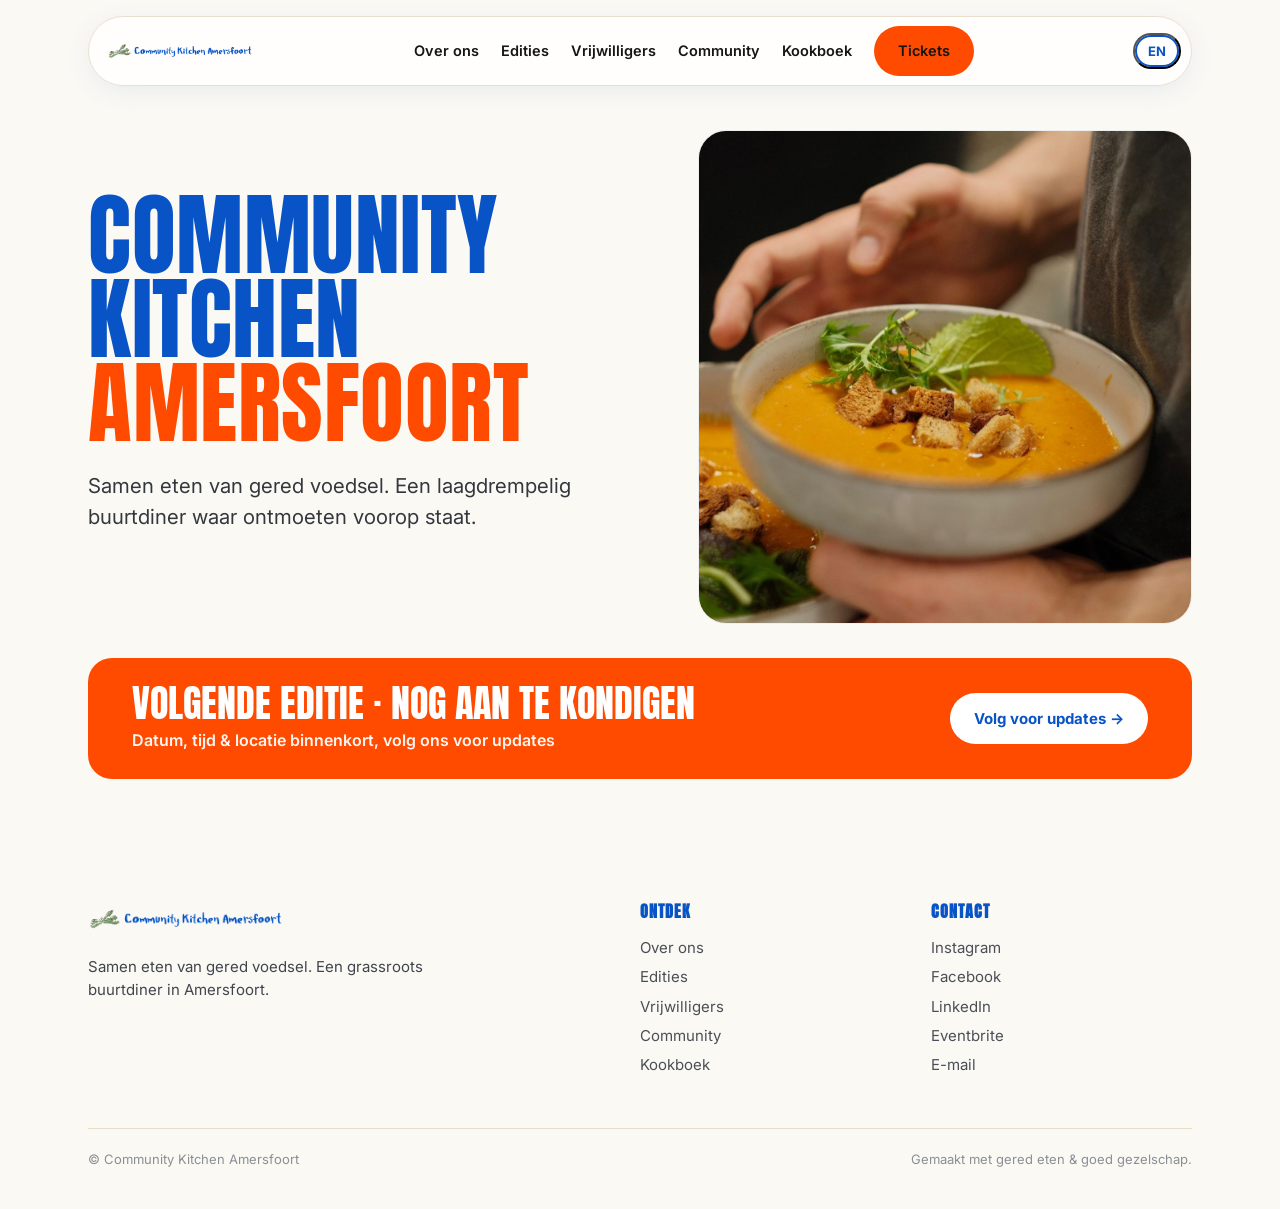
<file: index.html>
<!DOCTYPE html><html lang="nl"><head>
<meta charset="utf-8"><meta name="viewport" content="width=device-width, initial-scale=1">
<title>Community Kitchen Amersfoort | Samen eten uit gered voedsel</title>
<meta name="description" content="Een laagdrempelig buurtdiner in Amersfoort waar ontmoeten voorop staat. Samen eten uit gered, lokaal en seizoensvoedsel. Schuif aan of word vrijwilliger.">
<link rel="canonical" href="https://communitykitchenamersfoort.nl/">
<meta property="og:type" content="website">
<meta property="og:site_name" content="Community Kitchen Amersfoort">
<meta property="og:locale" content="nl_NL">
<meta property="og:title" content="Community Kitchen Amersfoort | Samen eten uit gered voedsel">
<meta property="og:description" content="Een laagdrempelig buurtdiner in Amersfoort waar ontmoeten voorop staat. Samen eten uit gered, lokaal en seizoensvoedsel. Schuif aan of word vrijwilliger.">
<meta property="og:url" content="https://communitykitchenamersfoort.nl/">
<meta property="og:image" content="https://communitykitchenamersfoort.nl/assets/img/og-image.jpg">
<meta property="og:image:width" content="1200">
<meta property="og:image:height" content="630">
<meta name="twitter:card" content="summary_large_image">
<meta name="twitter:title" content="Community Kitchen Amersfoort | Samen eten uit gered voedsel">
<meta name="twitter:description" content="Een laagdrempelig buurtdiner in Amersfoort waar ontmoeten voorop staat. Samen eten uit gered, lokaal en seizoensvoedsel. Schuif aan of word vrijwilliger.">
<meta name="twitter:image" content="https://communitykitchenamersfoort.nl/assets/img/og-image.jpg">
<meta name="theme-color" content="#0853C5">
<link rel="icon" href="favicon.ico?v=3" sizes="any">
<link rel="icon" type="image/png" sizes="96x96" href="assets/img/favicon-96.png?v=3"><link rel="icon" type="image/png" sizes="32x32" href="assets/img/favicon-32.png?v=3">
<link rel="icon" type="image/png" sizes="16x16" href="assets/img/favicon-16.png?v=3">
<link rel="apple-touch-icon" href="assets/img/apple-touch-icon.png?v=3">
<link rel="preconnect" href="https://fonts.googleapis.com"><link rel="preconnect" href="https://fonts.gstatic.com" crossorigin>
<link href="https://fonts.googleapis.com/css2?family=Anton&family=Inter:wght@400;500;600;700;800&display=swap" rel="stylesheet">
<link rel="stylesheet" href="assets/css/style.css?v=3"><script type="application/ld+json">{"@context":"https://schema.org","@type":"Organization","name":"Community Kitchen Amersfoort","url":"https://communitykitchenamersfoort.nl/","logo":"https://communitykitchenamersfoort.nl/assets/img/apple-touch-icon.png","image":"https://communitykitchenamersfoort.nl/assets/img/og-image.jpg","description":"Een laagdrempelig buurtdiner in Amersfoort. Samen eten uit gered, lokaal en seizoensvoedsel.","email":"info@communitykitchenamersfoort.nl","areaServed":"Amersfoort","sameAs":["https://www.instagram.com/communitykitchenamersfoort/","https://www.facebook.com/profile.php?id=61595077734301","https://www.linkedin.com/company/community-kitchen-amersfoort/"]}</script></head><body>
<nav><div class="wrap"><div class="navbar">
<a href="index.html"><img src="assets/img/logo.png" alt="Community Kitchen Amersfoort"></a>
<div class="navlinks" id="nav"><a href="about.html" data-en="About" data-nl="Over ons">Over ons</a><a href="events.html" data-en="Events" data-nl="Edities">Edities</a><a href="volunteer.html" data-en="Volunteer" data-nl="Vrijwilligers">Vrijwilligers</a><a href="community.html" data-en="Community" data-nl="Community">Community</a><a href="recipes.html" data-en="Cookbook" data-nl="Kookboek">Kookboek</a><a class="btn" href="https://www.eventbrite.nl/o/120905603029" target="_blank" rel="noopener" data-en="Get tickets" data-nl="Tickets">Tickets</a></div>
<button class="langtoggle" aria-label="Taal">EN</button>
<button class="navtoggle" aria-label="Menu">&#9776;</button>
</div></div></nav>
<header class="hero home-hero"><div class="wrap"><div class="hero-split">
<div class="hero-text">
<h1 class="display reveal in"><span>Community</span><span>Kitchen</span><span style="color:var(--orange)">Amersfoort</span></h1>
<p class="lede reveal in" data-en="Eating together from rescued food. A low-threshold community dinner where meeting people comes first." data-nl="Samen eten van gered voedsel. Een laagdrempelig buurtdiner waar ontmoeten voorop staat.">Samen eten van gered voedsel. Een laagdrempelig buurtdiner waar ontmoeten voorop staat.</p>
</div>
<div class="hero-square reveal in"><img src="assets/img/hero-soup.jpg" alt="A warm bowl of soup from rescued produce"></div>
</div>
<div class="eventbar reveal">
<div><div class="when"><span data-en="Next edition &middot; To be announced" data-nl="Volgende editie &middot; nog aan te kondigen">Volgende editie &middot; nog aan te kondigen</span></div><div class="sub"><span data-en="Date, time &amp; venue announced soon, follow us for updates" data-nl="Datum, tijd &amp; locatie binnenkort, volg ons voor updates">Datum, tijd &amp; locatie binnenkort, volg ons voor updates</span></div></div>
<a class="btn white" href="https://www.instagram.com/communitykitchenamersfoort/" target="_blank" rel="noopener" data-en="Follow for updates →" data-nl="Volg voor updates →">Volg voor updates →</a></div>
</div></header>
<footer><div class="wrap"><div class="fgrid">
<div><img class="flogo" src="assets/img/logo.png" alt="Community Kitchen Amersfoort">
<p style="max-width:40ch;color:#40454d" data-en="Eating together from rescued food. A grassroots community dinner in Amersfoort." data-nl="Samen eten van gered voedsel. Een grassroots buurtdiner in Amersfoort.">Samen eten van gered voedsel. Een grassroots buurtdiner in Amersfoort.</p></div>
<div class="fcol"><h4 data-en="Explore" data-nl="Ontdek">Ontdek</h4>
<a href="about.html" data-en="About us" data-nl="Over ons">Over ons</a><a href="events.html" data-en="Events" data-nl="Edities">Edities</a><a href="volunteer.html" data-en="Volunteer" data-nl="Vrijwilligers">Vrijwilligers</a><a href="community.html" data-en="Community" data-nl="Community">Community</a><a href="recipes.html" data-en="Cookbook" data-nl="Kookboek">Kookboek</a></div>
<div class="fcol"><h4 data-en="Connect" data-nl="Contact">Contact</h4>
<a href="https://www.instagram.com/communitykitchenamersfoort/" target="_blank" rel="noopener">Instagram</a><a href="https://www.facebook.com/profile.php?id=61595077734301" target="_blank" rel="noopener">Facebook</a><a href="https://www.linkedin.com/company/community-kitchen-amersfoort/" target="_blank" rel="noopener">LinkedIn</a><a href="https://www.eventbrite.nl/o/120905603029" target="_blank" rel="noopener">Eventbrite</a><a href="mailto:info@communitykitchenamersfoort.nl" data-en="Email" data-nl="E-mail">E-mail</a></div>
</div><div class="fbar"><span>&copy; Community Kitchen Amersfoort</span><span data-en="Made with rescued veg &amp; good company." data-nl="Gemaakt met gered eten &amp; goed gezelschap.">Gemaakt met gered eten &amp; goed gezelschap.</span></div></div></footer>
<script src="assets/js/main.js?v=3"></script></body></html>
</file>
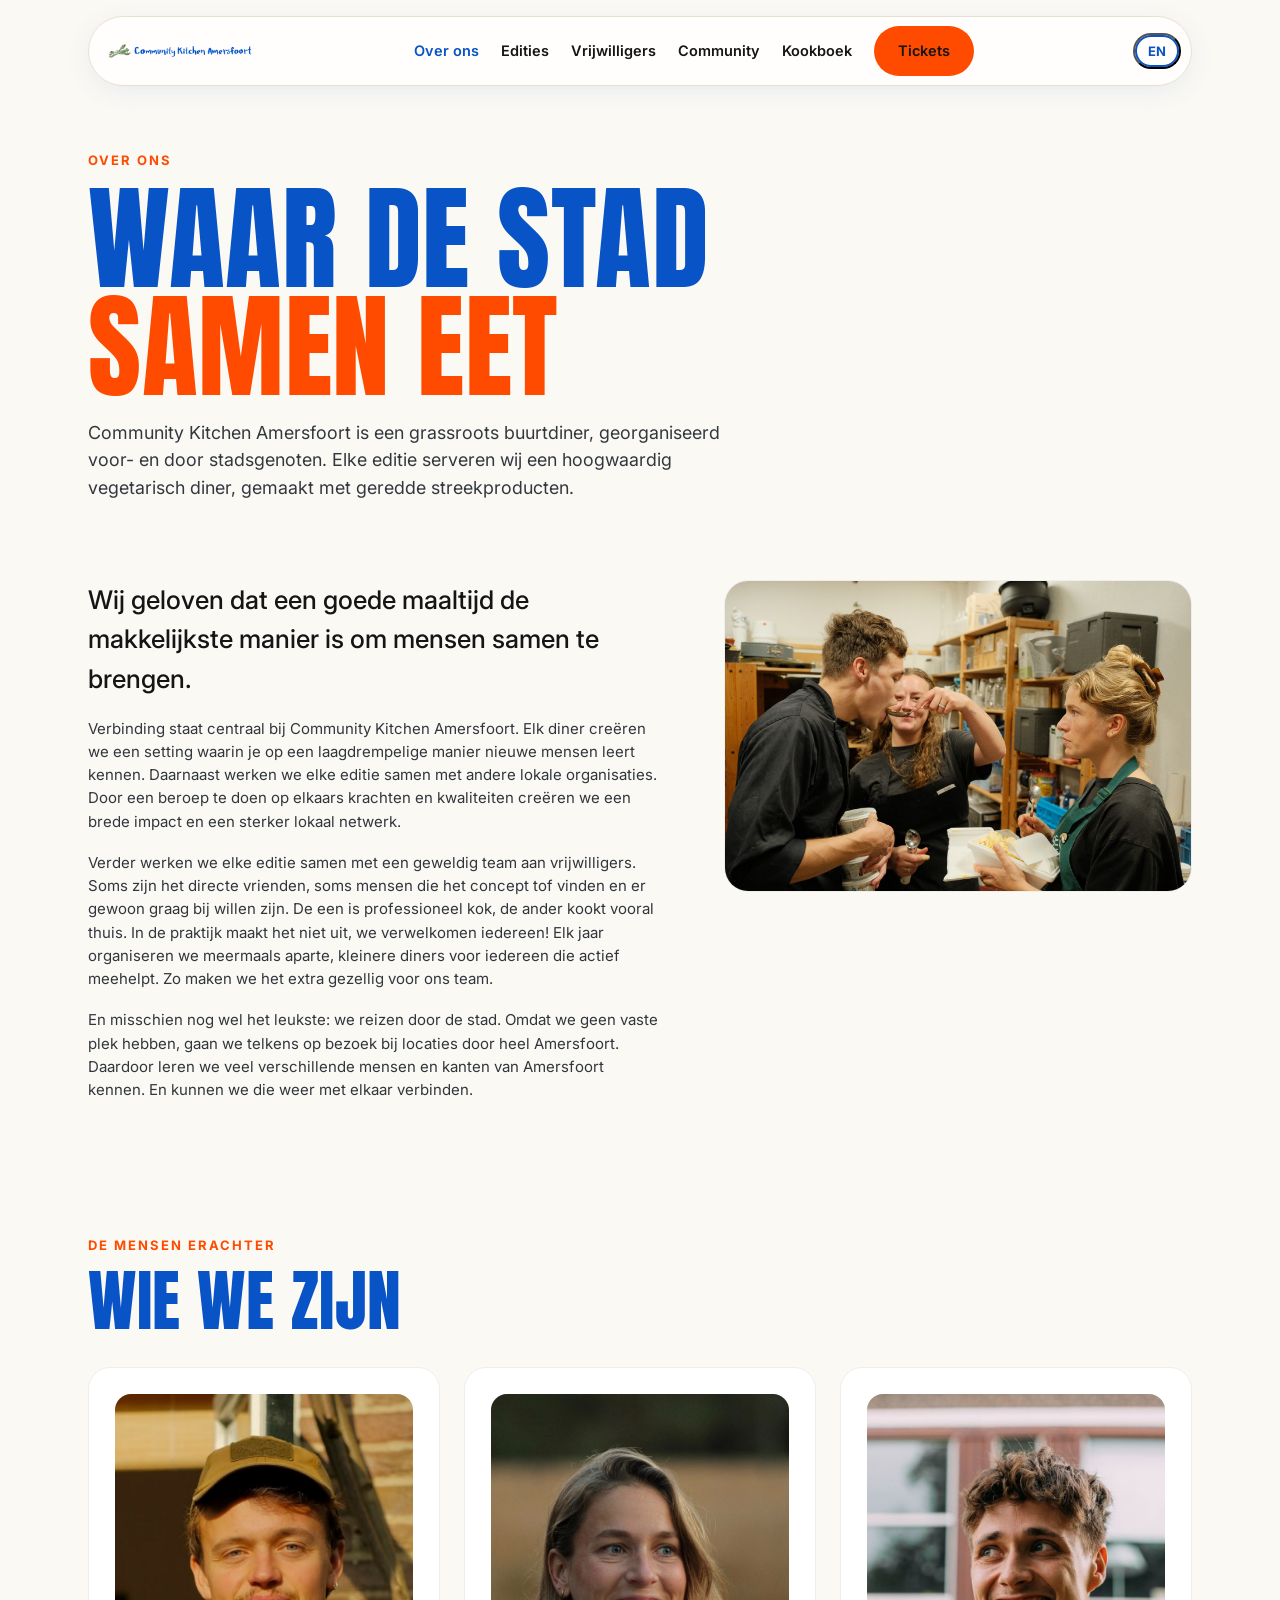
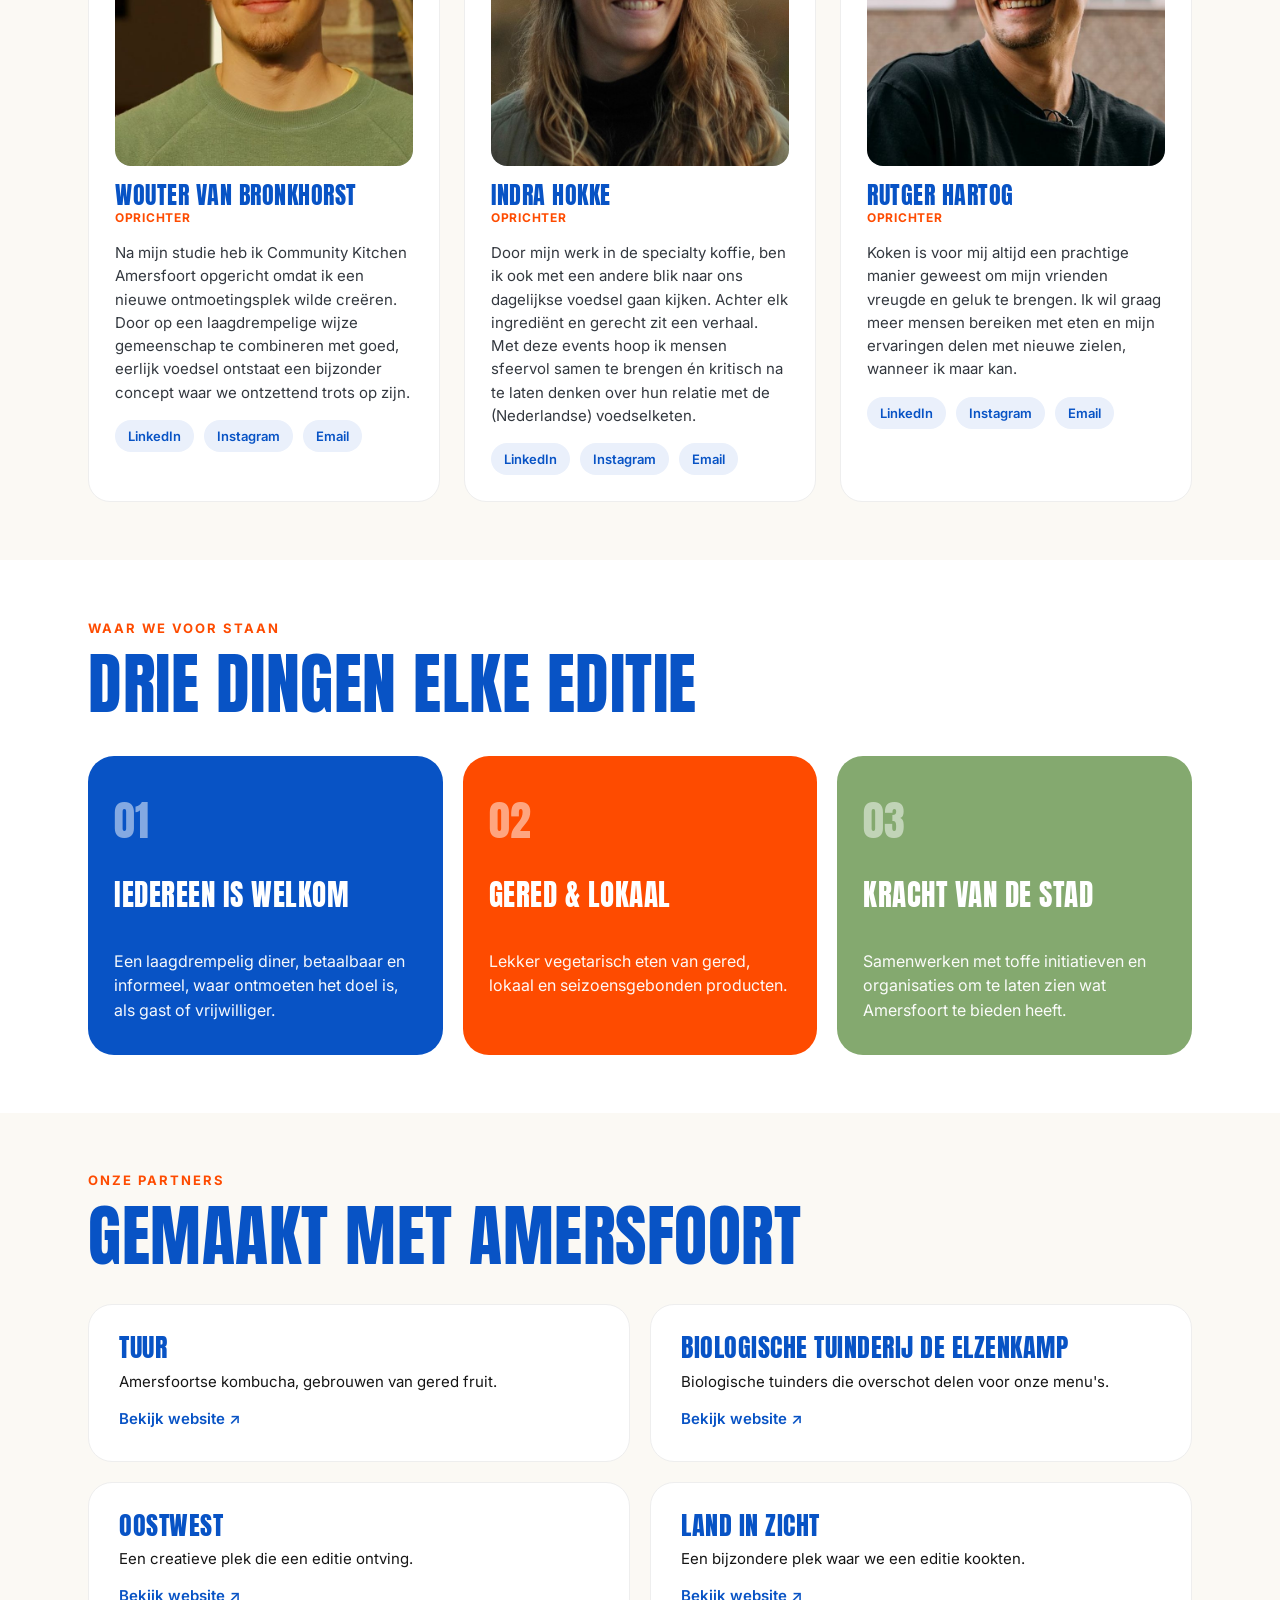
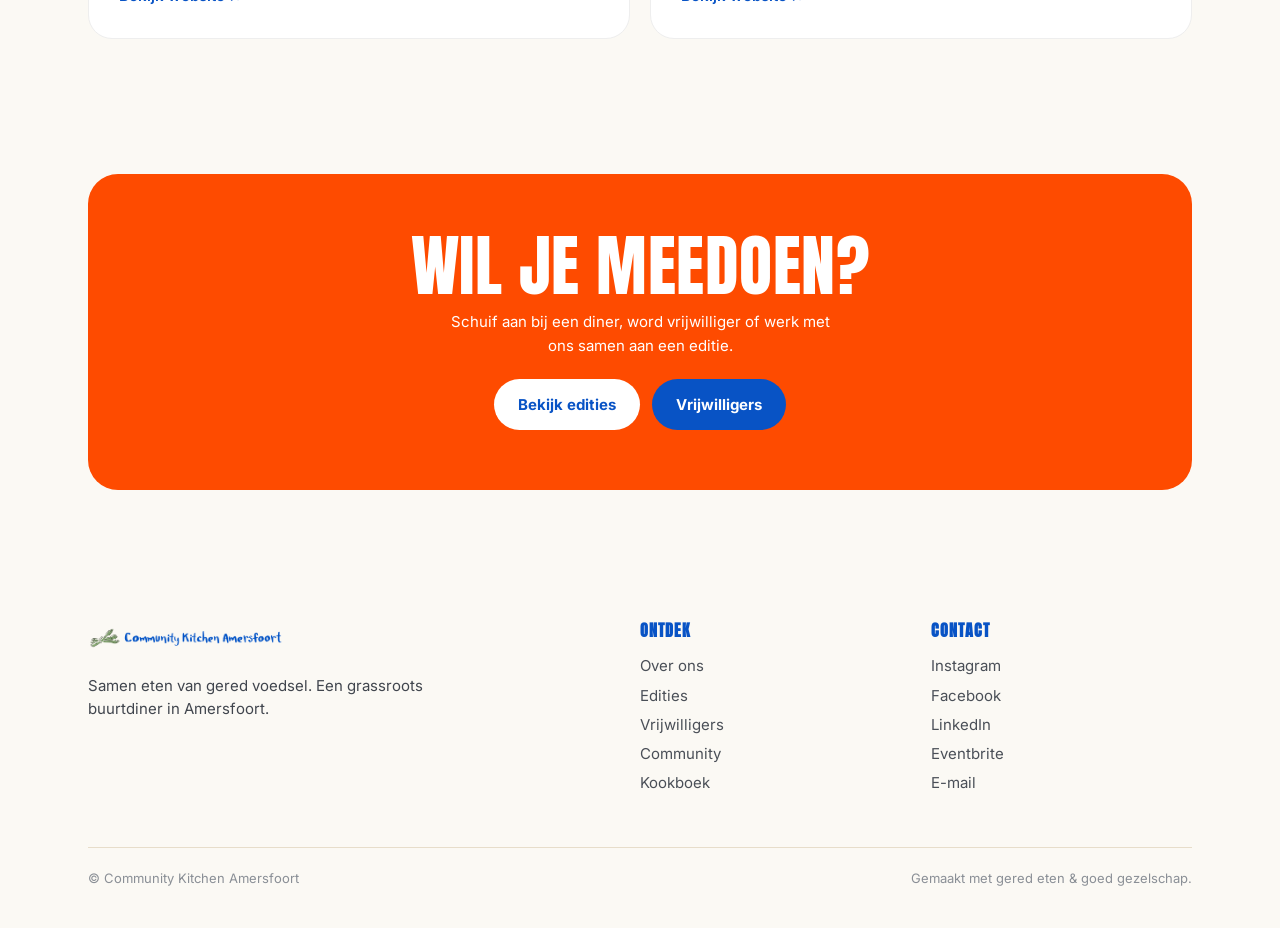
<file: about.html>
<!DOCTYPE html><html lang="nl"><head>
<meta charset="utf-8"><meta name="viewport" content="width=device-width, initial-scale=1">
<title>Over ons | Community Kitchen Amersfoort</title>
<meta name="description" content="Wie we zijn: een grassroots buurtdiner voor en door Amersfoorters. Vegetarisch koken met geredde streekproducten, op wisselende locaties in de stad.">
<link rel="canonical" href="https://communitykitchenamersfoort.nl/about.html">
<meta property="og:type" content="website">
<meta property="og:site_name" content="Community Kitchen Amersfoort">
<meta property="og:locale" content="nl_NL">
<meta property="og:title" content="Over ons | Community Kitchen Amersfoort">
<meta property="og:description" content="Wie we zijn: een grassroots buurtdiner voor en door Amersfoorters. Vegetarisch koken met geredde streekproducten, op wisselende locaties in de stad.">
<meta property="og:url" content="https://communitykitchenamersfoort.nl/about.html">
<meta property="og:image" content="https://communitykitchenamersfoort.nl/assets/img/og-image.jpg">
<meta property="og:image:width" content="1200">
<meta property="og:image:height" content="630">
<meta name="twitter:card" content="summary_large_image">
<meta name="twitter:title" content="Over ons | Community Kitchen Amersfoort">
<meta name="twitter:description" content="Wie we zijn: een grassroots buurtdiner voor en door Amersfoorters. Vegetarisch koken met geredde streekproducten, op wisselende locaties in de stad.">
<meta name="twitter:image" content="https://communitykitchenamersfoort.nl/assets/img/og-image.jpg">
<meta name="theme-color" content="#0853C5">
<link rel="icon" href="favicon.ico?v=3" sizes="any">
<link rel="icon" type="image/png" sizes="96x96" href="assets/img/favicon-96.png?v=3"><link rel="icon" type="image/png" sizes="32x32" href="assets/img/favicon-32.png?v=3">
<link rel="icon" type="image/png" sizes="16x16" href="assets/img/favicon-16.png?v=3">
<link rel="apple-touch-icon" href="assets/img/apple-touch-icon.png?v=3">
<link rel="preconnect" href="https://fonts.googleapis.com"><link rel="preconnect" href="https://fonts.gstatic.com" crossorigin>
<link href="https://fonts.googleapis.com/css2?family=Anton&family=Inter:wght@400;500;600;700;800&display=swap" rel="stylesheet">
<link rel="stylesheet" href="assets/css/style.css?v=3"><script type="application/ld+json">{"@context":"https://schema.org","@type":"Organization","name":"Community Kitchen Amersfoort","url":"https://communitykitchenamersfoort.nl/","logo":"https://communitykitchenamersfoort.nl/assets/img/apple-touch-icon.png","image":"https://communitykitchenamersfoort.nl/assets/img/og-image.jpg","description":"Een laagdrempelig buurtdiner in Amersfoort. Samen eten uit gered, lokaal en seizoensvoedsel.","email":"info@communitykitchenamersfoort.nl","areaServed":"Amersfoort","sameAs":["https://www.instagram.com/communitykitchenamersfoort/","https://www.facebook.com/profile.php?id=61595077734301","https://www.linkedin.com/company/community-kitchen-amersfoort/"]}</script></head><body>
<nav><div class="wrap"><div class="navbar">
<a href="index.html"><img src="assets/img/logo.png" alt="Community Kitchen Amersfoort"></a>
<div class="navlinks" id="nav"><a class="active" href="about.html" data-en="About" data-nl="Over ons">Over ons</a><a href="events.html" data-en="Events" data-nl="Edities">Edities</a><a href="volunteer.html" data-en="Volunteer" data-nl="Vrijwilligers">Vrijwilligers</a><a href="community.html" data-en="Community" data-nl="Community">Community</a><a href="recipes.html" data-en="Cookbook" data-nl="Kookboek">Kookboek</a><a class="btn" href="https://www.eventbrite.nl/o/120905603029" target="_blank" rel="noopener" data-en="Get tickets" data-nl="Tickets">Tickets</a></div>
<button class="langtoggle" aria-label="Taal">EN</button>
<button class="navtoggle" aria-label="Menu">&#9776;</button>
</div></div></nav>
<header class="page-hero"><div class="wrap">
<div class="eyebrow reveal in" data-en="About us" data-nl="Over ons">Over ons</div>
<h1 class="display reveal in"><span data-en="Where the city" data-nl="Waar de stad">Waar de stad</span><span style="color:var(--orange)" data-en="eats together" data-nl="samen eet">samen eet</span></h1>
<p class="lede reveal in" data-en="Community Kitchen Amersfoort is a grassroots neighbourhood dinner, organised for and by fellow city residents. Every edition we serve a high-quality vegetarian dinner, made with rescued regional produce." data-nl="Community Kitchen Amersfoort is een grassroots buurtdiner, georganiseerd voor- en door stadsgenoten. Elke editie serveren wij een hoogwaardig vegetarisch diner, gemaakt met geredde streekproducten.">Community Kitchen Amersfoort is een grassroots buurtdiner, georganiseerd voor- en door stadsgenoten. Elke editie serveren wij een hoogwaardig vegetarisch diner, gemaakt met geredde streekproducten.</p>
</div></header>

<section><div class="wrap two" style="align-items:start">
<div class="prose reveal">
<p class="big" data-en="We believe a good meal is the easiest way to bring people together." data-nl="Wij geloven dat een goede maaltijd de makkelijkste manier is om mensen samen te brengen.">Wij geloven dat een goede maaltijd de makkelijkste manier is om mensen samen te brengen.</p>
<p data-en="Connection is at the heart of Community Kitchen Amersfoort. At every dinner we create a setting where you get to know new people in a low-threshold way. We also team up with other local organisations each edition. By drawing on each other&#x27;s strengths and qualities, we create a broad impact and a stronger local network." data-nl="Verbinding staat centraal bij Community Kitchen Amersfoort. Elk diner creëren we een setting waarin je op een laagdrempelige manier nieuwe mensen leert kennen. Daarnaast werken we elke editie samen met andere lokale organisaties. Door een beroep te doen op elkaars krachten en kwaliteiten creëren we een brede impact en een sterker lokaal netwerk.">Verbinding staat centraal bij Community Kitchen Amersfoort. Elk diner creëren we een setting waarin je op een laagdrempelige manier nieuwe mensen leert kennen. Daarnaast werken we elke editie samen met andere lokale organisaties. Door een beroep te doen op elkaars krachten en kwaliteiten creëren we een brede impact en een sterker lokaal netwerk.</p>
<p data-en="Every edition we also work with a wonderful team of volunteers. Sometimes they&#x27;re close friends, sometimes people who love the concept and simply want to be part of it. One is a professional cook, another mostly cooks at home. In practice it doesn&#x27;t matter, everyone is welcome! Several times a year we host separate, smaller dinners for everyone who actively helps out, to make it extra special for our team." data-nl="Verder werken we elke editie samen met een geweldig team aan vrijwilligers. Soms zijn het directe vrienden, soms mensen die het concept tof vinden en er gewoon graag bij willen zijn. De een is professioneel kok, de ander kookt vooral thuis. In de praktijk maakt het niet uit, we verwelkomen iedereen! Elk jaar organiseren we meermaals aparte, kleinere diners voor iedereen die actief meehelpt. Zo maken we het extra gezellig voor ons team.">Verder werken we elke editie samen met een geweldig team aan vrijwilligers. Soms zijn het directe vrienden, soms mensen die het concept tof vinden en er gewoon graag bij willen zijn. De een is professioneel kok, de ander kookt vooral thuis. In de praktijk maakt het niet uit, we verwelkomen iedereen! Elk jaar organiseren we meermaals aparte, kleinere diners voor iedereen die actief meehelpt. Zo maken we het extra gezellig voor ons team.</p>
<p data-en="And maybe the best part: we travel through the city. Because we don&#x27;t have a fixed spot, we visit locations all across Amersfoort. That way we get to know many different people and sides of Amersfoort, and connect them with each other." data-nl="En misschien nog wel het leukste: we reizen door de stad. Omdat we geen vaste plek hebben, gaan we telkens op bezoek bij locaties door heel Amersfoort. Daardoor leren we veel verschillende mensen en kanten van Amersfoort kennen. En kunnen we die weer met elkaar verbinden.">En misschien nog wel het leukste: we reizen door de stad. Omdat we geen vaste plek hebben, gaan we telkens op bezoek bij locaties door heel Amersfoort. Daardoor leren we veel verschillende mensen en kanten van Amersfoort kennen. En kunnen we die weer met elkaar verbinden.</p>
</div>
<div class="round-img photoslides reveal" aria-label="Photos from Community Kitchen editions">
<img class="on" src="assets/img/about/7752.jpg" alt="Neighbours together at a Community Kitchen edition" style="object-position:58% 43%">
<img src="assets/img/about/7590.jpg" alt="A volunteer at a Community Kitchen edition" style="object-position:48% 45%">
<img src="assets/img/about/7523.jpg" alt="Guests sharing a meal at a Community Kitchen edition" style="object-position:45% 47%">
<img src="assets/img/about/7566.jpg" alt="People talking over dinner at a Community Kitchen edition" style="object-position:50% 43%">
<img src="assets/img/about/7672.jpg" alt="A guest enjoying the evening at a Community Kitchen edition" style="object-position:48% 36%">
<img src="assets/img/about/7870.jpg" alt="A cook at a Community Kitchen edition" style="object-position:51% 45%">
</div>
</div></section>

<section><div class="wrap">
<div class="eyebrow reveal" data-en="The people behind it" data-nl="De mensen erachter">De mensen erachter</div><h2 class="reveal" data-en="Who we are" data-nl="Wie we zijn">Wie we zijn</h2>
<div class="team">
<div class="tcard reveal">
<div class="tphoto swap"><img class="p1" src="assets/img/team/wouter-1.jpg?v=2" alt="Wouter van Bronkhorst"><img class="p2" src="assets/img/team/wouter-2.jpg?v=2" alt="" aria-hidden="true"></div>
<h3>Wouter van Bronkhorst</h3>
<div class="trole" data-en="Founder" data-nl="Oprichter">Oprichter</div>
<p data-en="After my studies I founded Community Kitchen Amersfoort because I wanted to create a new meeting place. By combining community with good, honest food in a low-threshold way, a special concept arises that we&#x27;re incredibly proud of." data-nl="Na mijn studie heb ik Community Kitchen Amersfoort opgericht omdat ik een nieuwe ontmoetingsplek wilde creëren. Door op een laagdrempelige wijze gemeenschap te combineren met goed, eerlijk voedsel ontstaat een bijzonder concept waar we ontzettend trots op zijn.">Na mijn studie heb ik Community Kitchen Amersfoort opgericht omdat ik een nieuwe ontmoetingsplek wilde creëren. Door op een laagdrempelige wijze gemeenschap te combineren met goed, eerlijk voedsel ontstaat een bijzonder concept waar we ontzettend trots op zijn.</p>
<div class="tsocials"><a href="https://www.linkedin.com/in/wouter-van-bronkhorst/" target="_blank" rel="noopener">LinkedIn</a><a href="https://www.instagram.com/woutervanbronkhorst/" target="_blank" rel="noopener">Instagram</a><a href="mailto:wouter@communitykitchenamersfoort.nl">Email</a></div>
</div>
<div class="tcard reveal">
<div class="tphoto swap"><img class="p1" src="assets/img/team/indra-1.jpg?v=2" alt="Indra Hokke"><img class="p2" src="assets/img/team/indra-2.jpg" alt="" aria-hidden="true"></div>
<h3>Indra Hokke</h3>
<div class="trole" data-en="Founder" data-nl="Oprichter">Oprichter</div>
<p data-en="Through my work in specialty coffee, I started looking at our everyday food differently too. Behind every ingredient and dish there&#x27;s a story. With these events I hope to bring people together in a warm setting and make them think critically about their relationship with the (Dutch) food chain." data-nl="Door mijn werk in de specialty koffie, ben ik ook met een andere blik naar ons dagelijkse voedsel gaan kijken. Achter elk ingrediënt en gerecht zit een verhaal. Met deze events hoop ik mensen sfeervol samen te brengen én kritisch na te laten denken over hun relatie met de (Nederlandse) voedselketen.">Door mijn werk in de specialty koffie, ben ik ook met een andere blik naar ons dagelijkse voedsel gaan kijken. Achter elk ingrediënt en gerecht zit een verhaal. Met deze events hoop ik mensen sfeervol samen te brengen én kritisch na te laten denken over hun relatie met de (Nederlandse) voedselketen.</p>
<div class="tsocials"><a href="https://www.linkedin.com/in/indra-hokke-3371091a9/" target="_blank" rel="noopener">LinkedIn</a><a href="https://www.instagram.com/indrahokke/" target="_blank" rel="noopener">Instagram</a><a href="mailto:Indra@communitykitchenamersfoort.nl">Email</a></div>
</div>
<div class="tcard reveal">
<div class="tphoto swap"><img class="p1" src="assets/img/team/rutger-1.jpg?v=2" alt="Rutger Hartog"><img class="p2" src="assets/img/team/rutger-2.jpg" alt="" aria-hidden="true"></div>
<h3>Rutger Hartog</h3>
<div class="trole" data-en="Founder" data-nl="Oprichter">Oprichter</div>
<p data-en="Cooking has always been a beautiful way for me to bring joy and happiness to my friends. I&#x27;d like to reach more people with food and share my experiences with new souls whenever I can." data-nl="Koken is voor mij altijd een prachtige manier geweest om mijn vrienden vreugde en geluk te brengen. Ik wil graag meer mensen bereiken met eten en mijn ervaringen delen met nieuwe zielen, wanneer ik maar kan.">Koken is voor mij altijd een prachtige manier geweest om mijn vrienden vreugde en geluk te brengen. Ik wil graag meer mensen bereiken met eten en mijn ervaringen delen met nieuwe zielen, wanneer ik maar kan.</p>
<div class="tsocials"><a href="https://www.linkedin.com/in/rutger-hartog-46045a106/" target="_blank" rel="noopener">LinkedIn</a><a href="https://www.instagram.com/rutgerhartog/" target="_blank" rel="noopener">Instagram</a><a href="mailto:rutger@communitykitchenamersfoort.nl">Email</a></div>
</div>
</div>
</div></section>

<section style="background:var(--white)"><div class="wrap">
<div class="eyebrow reveal" data-en="What we stand for" data-nl="Waar we voor staan">Waar we voor staan</div><h2 class="reveal" data-en="Three things every edition" data-nl="Drie dingen elke editie">Drie dingen elke editie</h2>
<div class="cards">
<div class="pcard b reveal"><div class="n">01</div><div><h3 data-en="Everyone&#x27;s welcome" data-nl="Iedereen is welkom">Iedereen is welkom</h3><p data-en="A low-threshold dinner, affordable and informal, where meeting people is the whole point, as a guest or volunteer." data-nl="Een laagdrempelig diner, betaalbaar en informeel, waar ontmoeten het doel is, als gast of vrijwilliger.">Een laagdrempelig diner, betaalbaar en informeel, waar ontmoeten het doel is, als gast of vrijwilliger.</p></div></div>
<div class="pcard o reveal"><div class="n">02</div><div><h3 data-en="Rescued &amp; local" data-nl="Gered &amp; lokaal">Gered &amp; lokaal</h3><p data-en="Tasty vegetarian food from rescued, local and seasonal produce." data-nl="Lekker vegetarisch eten van gered, lokaal en seizoensgebonden producten.">Lekker vegetarisch eten van gered, lokaal en seizoensgebonden producten.</p></div></div>
<div class="pcard g reveal"><div class="n">03</div><div><h3 data-en="Strength of the city" data-nl="Kracht van de stad">Kracht van de stad</h3><p data-en="Teaming up with great local initiatives and organisations to show what Amersfoort has to offer." data-nl="Samenwerken met toffe initiatieven en organisaties om te laten zien wat Amersfoort te bieden heeft.">Samenwerken met toffe initiatieven en organisaties om te laten zien wat Amersfoort te bieden heeft.</p></div></div>
</div></div></section>

<section><div class="wrap">
<div class="eyebrow reveal" data-en="Our partners" data-nl="Onze partners">Onze partners</div><h2 class="reveal" data-en="Made with Amersfoort" data-nl="Gemaakt met Amersfoort">Gemaakt met Amersfoort</h2>
<div class="grid2">
<a class="icard reveal" href="https://tuur.fr/sdrank/" target="_blank" rel="noopener"><h3>TUUR</h3><p data-en="Amersfoort kombucha, brewed from rescued fruit." data-nl="Amersfoortse kombucha, gebrouwen van gered fruit.">Amersfoortse kombucha, gebrouwen van gered fruit.</p><span class="icard-link" data-en="Visit website ↗" data-nl="Bekijk website ↗">Bekijk website ↗</span></a>
<a class="icard reveal" href="https://www.elzenkamp.nl" target="_blank" rel="noopener"><h3>Biologische Tuinderij De Elzenkamp</h3><p data-en="Organic growers who share surplus produce for our menus." data-nl="Biologische tuinders die overschot delen voor onze menu&#x27;s.">Biologische tuinders die overschot delen voor onze menu&#x27;s.</p><span class="icard-link" data-en="Visit website ↗" data-nl="Bekijk website ↗">Bekijk website ↗</span></a>
<a class="icard reveal" href="https://oostwest.digitalkiss.nl" target="_blank" rel="noopener"><h3>OostWest</h3><p data-en="A creative venue that has hosted an edition." data-nl="Een creatieve plek die een editie ontving.">Een creatieve plek die een editie ontving.</p><span class="icard-link" data-en="Visit website ↗" data-nl="Bekijk website ↗">Bekijk website ↗</span></a>
<a class="icard reveal" href="https://landinzicht.net" target="_blank" rel="noopener"><h3>Land In Zicht</h3><p data-en="A special spot where we cooked an edition." data-nl="Een bijzondere plek waar we een editie kookten.">Een bijzondere plek waar we een editie kookten.</p><span class="icard-link" data-en="Visit website ↗" data-nl="Bekijk website ↗">Bekijk website ↗</span></a>
</div>
</div></section>

<section><div class="wrap"><div class="band orange reveal">
<h2 data-en="Want to be part of it?" data-nl="Wil je meedoen?">Wil je meedoen?</h2><p style="max-width:44ch;margin:12px auto 0" data-en="Join a dinner, volunteer, or partner with us on an edition." data-nl="Schuif aan bij een diner, word vrijwilliger of werk met ons samen aan een editie.">Schuif aan bij een diner, word vrijwilliger of werk met ons samen aan een editie.</p>
<div style="margin-top:22px;display:flex;gap:12px;justify-content:center;flex-wrap:wrap">
<a class="btn white" href="events.html" data-en="See events" data-nl="Bekijk edities">Bekijk edities</a><a class="btn blue" href="volunteer.html" data-en="Volunteer" data-nl="Vrijwilligers">Vrijwilligers</a></div>
</div></div></section>
<footer><div class="wrap"><div class="fgrid">
<div><img class="flogo" src="assets/img/logo.png" alt="Community Kitchen Amersfoort">
<p style="max-width:40ch;color:#40454d" data-en="Eating together from rescued food. A grassroots community dinner in Amersfoort." data-nl="Samen eten van gered voedsel. Een grassroots buurtdiner in Amersfoort.">Samen eten van gered voedsel. Een grassroots buurtdiner in Amersfoort.</p></div>
<div class="fcol"><h4 data-en="Explore" data-nl="Ontdek">Ontdek</h4>
<a href="about.html" data-en="About us" data-nl="Over ons">Over ons</a><a href="events.html" data-en="Events" data-nl="Edities">Edities</a><a href="volunteer.html" data-en="Volunteer" data-nl="Vrijwilligers">Vrijwilligers</a><a href="community.html" data-en="Community" data-nl="Community">Community</a><a href="recipes.html" data-en="Cookbook" data-nl="Kookboek">Kookboek</a></div>
<div class="fcol"><h4 data-en="Connect" data-nl="Contact">Contact</h4>
<a href="https://www.instagram.com/communitykitchenamersfoort/" target="_blank" rel="noopener">Instagram</a><a href="https://www.facebook.com/profile.php?id=61595077734301" target="_blank" rel="noopener">Facebook</a><a href="https://www.linkedin.com/company/community-kitchen-amersfoort/" target="_blank" rel="noopener">LinkedIn</a><a href="https://www.eventbrite.nl/o/120905603029" target="_blank" rel="noopener">Eventbrite</a><a href="mailto:info@communitykitchenamersfoort.nl" data-en="Email" data-nl="E-mail">E-mail</a></div>
</div><div class="fbar"><span>&copy; Community Kitchen Amersfoort</span><span data-en="Made with rescued veg &amp; good company." data-nl="Gemaakt met gered eten &amp; goed gezelschap.">Gemaakt met gered eten &amp; goed gezelschap.</span></div></div></footer>
<script src="assets/js/main.js?v=3"></script></body></html>
</file>
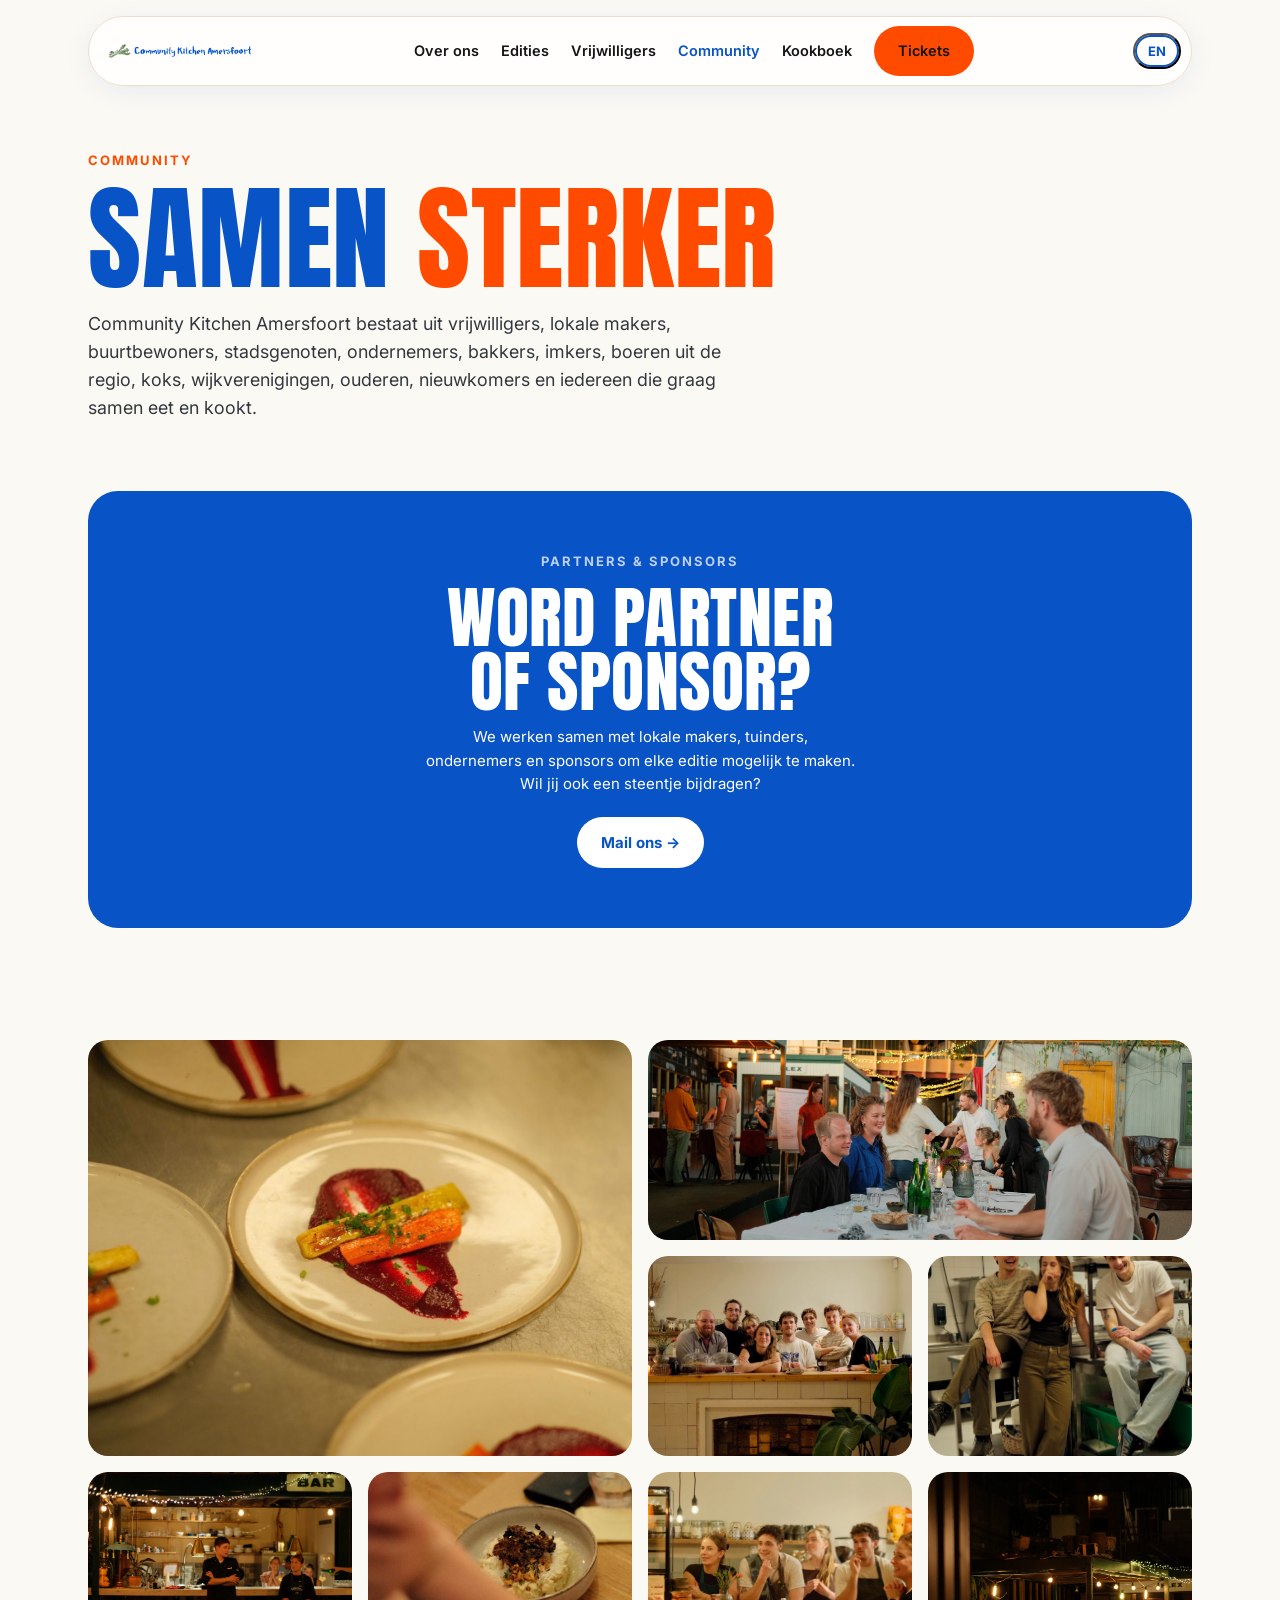
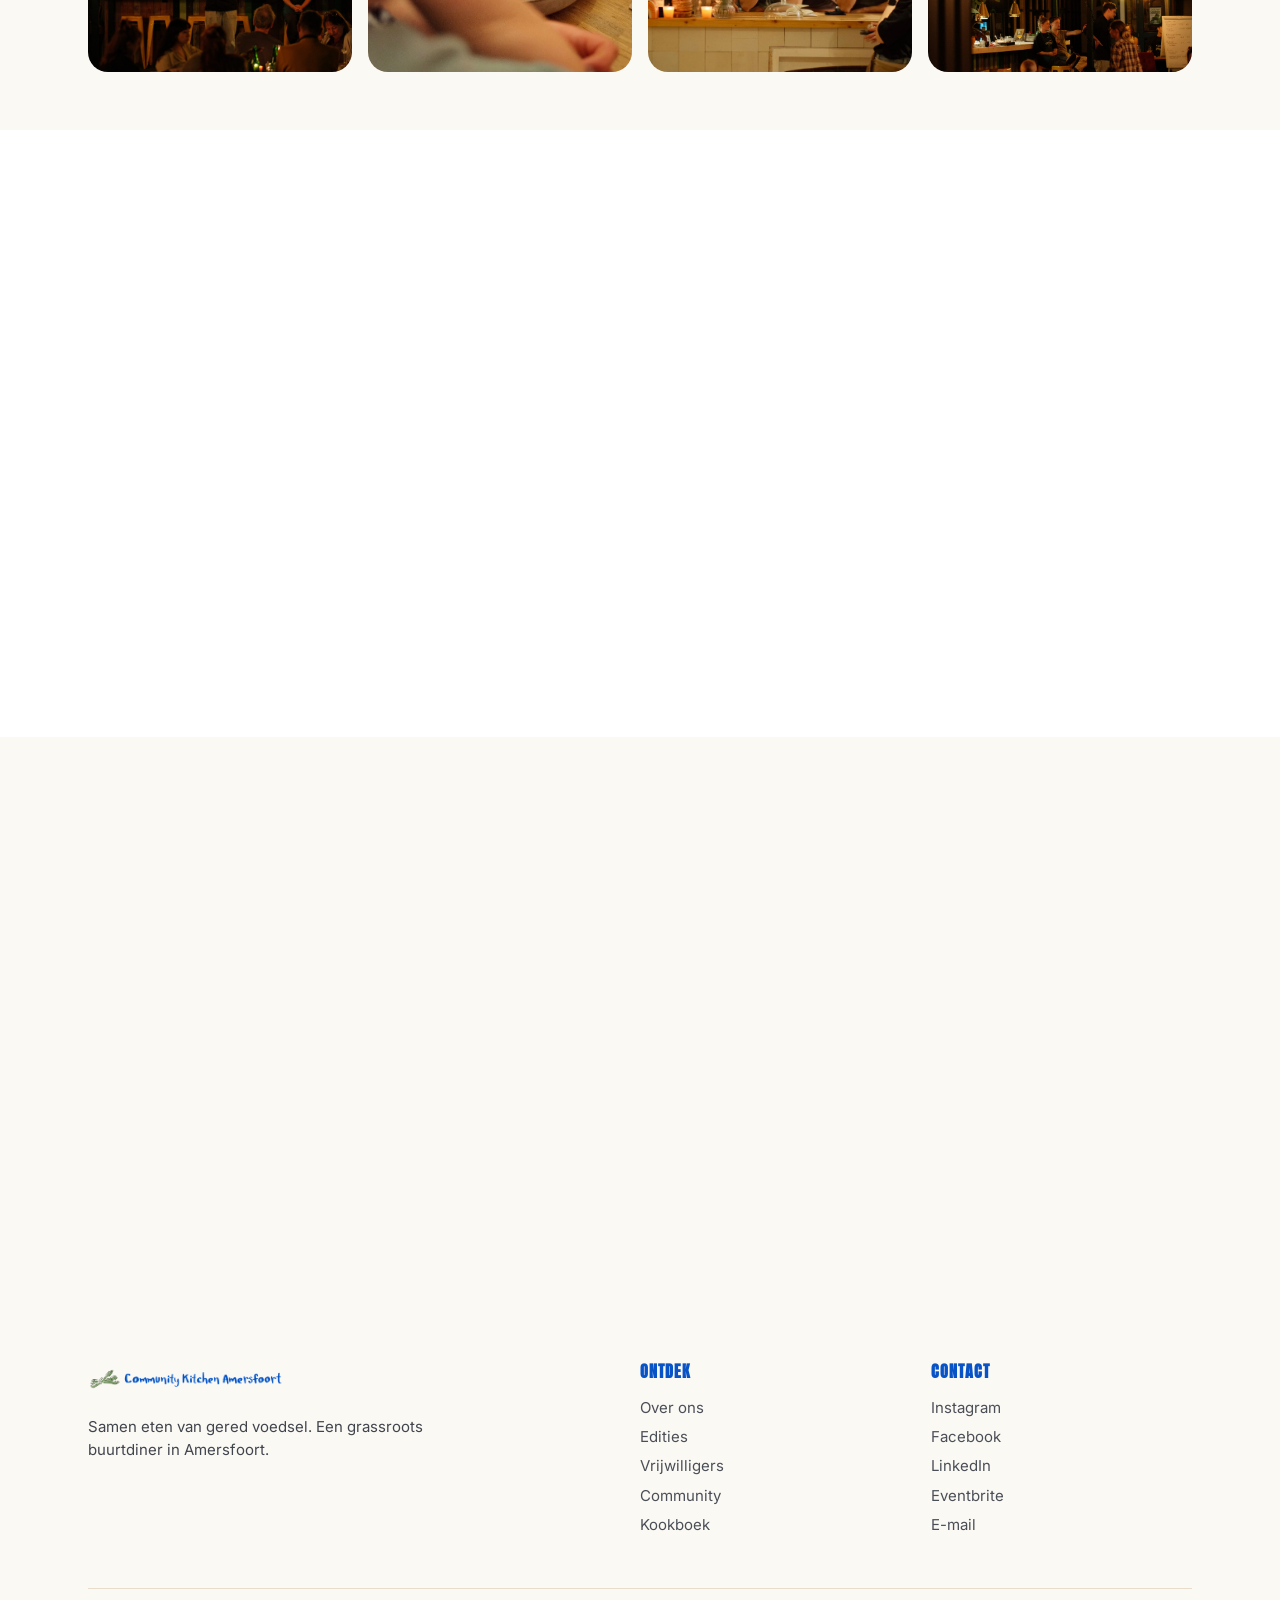
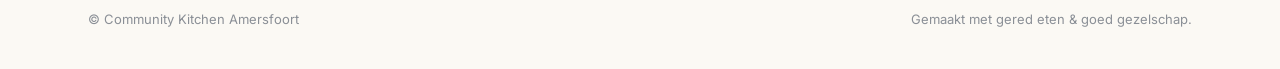
<file: community.html>
<!DOCTYPE html><html lang="nl"><head>
<meta charset="utf-8"><meta name="viewport" content="width=device-width, initial-scale=1">
<title>Community & partners | Community Kitchen Amersfoort</title>
<meta name="description" content="De mensen, makers en partners achter Community Kitchen Amersfoort. Lokale boeren, buurtgenoten en ondernemers die samen elke editie mogelijk maken.">
<link rel="canonical" href="https://communitykitchenamersfoort.nl/community.html">
<meta property="og:type" content="website">
<meta property="og:site_name" content="Community Kitchen Amersfoort">
<meta property="og:locale" content="nl_NL">
<meta property="og:title" content="Community & partners | Community Kitchen Amersfoort">
<meta property="og:description" content="De mensen, makers en partners achter Community Kitchen Amersfoort. Lokale boeren, buurtgenoten en ondernemers die samen elke editie mogelijk maken.">
<meta property="og:url" content="https://communitykitchenamersfoort.nl/community.html">
<meta property="og:image" content="https://communitykitchenamersfoort.nl/assets/img/og-image.jpg">
<meta property="og:image:width" content="1200">
<meta property="og:image:height" content="630">
<meta name="twitter:card" content="summary_large_image">
<meta name="twitter:title" content="Community & partners | Community Kitchen Amersfoort">
<meta name="twitter:description" content="De mensen, makers en partners achter Community Kitchen Amersfoort. Lokale boeren, buurtgenoten en ondernemers die samen elke editie mogelijk maken.">
<meta name="twitter:image" content="https://communitykitchenamersfoort.nl/assets/img/og-image.jpg">
<meta name="theme-color" content="#0853C5">
<link rel="icon" href="favicon.ico?v=3" sizes="any">
<link rel="icon" type="image/png" sizes="96x96" href="assets/img/favicon-96.png?v=3"><link rel="icon" type="image/png" sizes="32x32" href="assets/img/favicon-32.png?v=3">
<link rel="icon" type="image/png" sizes="16x16" href="assets/img/favicon-16.png?v=3">
<link rel="apple-touch-icon" href="assets/img/apple-touch-icon.png?v=3">
<link rel="preconnect" href="https://fonts.googleapis.com"><link rel="preconnect" href="https://fonts.gstatic.com" crossorigin>
<link href="https://fonts.googleapis.com/css2?family=Anton&family=Inter:wght@400;500;600;700;800&display=swap" rel="stylesheet">
<link rel="stylesheet" href="assets/css/style.css?v=3"><script type="application/ld+json">{"@context":"https://schema.org","@type":"Organization","name":"Community Kitchen Amersfoort","url":"https://communitykitchenamersfoort.nl/","logo":"https://communitykitchenamersfoort.nl/assets/img/apple-touch-icon.png","image":"https://communitykitchenamersfoort.nl/assets/img/og-image.jpg","description":"Een laagdrempelig buurtdiner in Amersfoort. Samen eten uit gered, lokaal en seizoensvoedsel.","email":"info@communitykitchenamersfoort.nl","areaServed":"Amersfoort","sameAs":["https://www.instagram.com/communitykitchenamersfoort/","https://www.facebook.com/profile.php?id=61595077734301","https://www.linkedin.com/company/community-kitchen-amersfoort/"]}</script></head><body>
<nav><div class="wrap"><div class="navbar">
<a href="index.html"><img src="assets/img/logo.png" alt="Community Kitchen Amersfoort"></a>
<div class="navlinks" id="nav"><a href="about.html" data-en="About" data-nl="Over ons">Over ons</a><a href="events.html" data-en="Events" data-nl="Edities">Edities</a><a href="volunteer.html" data-en="Volunteer" data-nl="Vrijwilligers">Vrijwilligers</a><a class="active" href="community.html" data-en="Community" data-nl="Community">Community</a><a href="recipes.html" data-en="Cookbook" data-nl="Kookboek">Kookboek</a><a class="btn" href="https://www.eventbrite.nl/o/120905603029" target="_blank" rel="noopener" data-en="Get tickets" data-nl="Tickets">Tickets</a></div>
<button class="langtoggle" aria-label="Taal">EN</button>
<button class="navtoggle" aria-label="Menu">&#9776;</button>
</div></div></nav>
<header class="page-hero"><div class="wrap">
<div class="eyebrow reveal in" data-en="Community" data-nl="Community">Community</div>
<h1 class="display oneline reveal in"><span data-en="Better" data-nl="Samen">Samen</span> <span style="color:var(--orange)" data-en="together" data-nl="sterker">sterker</span></h1>
<p class="lede reveal in" data-en="Community Kitchen Amersfoort is made up of volunteers, local makers, neighbours, fellow city residents, entrepreneurs, bakers, beekeepers, regional farmers, cooks, neighbourhood associations, elderly people, newcomers and everyone who loves eating and cooking together." data-nl="Community Kitchen Amersfoort bestaat uit vrijwilligers, lokale makers, buurtbewoners, stadsgenoten, ondernemers, bakkers, imkers, boeren uit de regio, koks, wijkverenigingen, ouderen, nieuwkomers en iedereen die graag samen eet en kookt.">Community Kitchen Amersfoort bestaat uit vrijwilligers, lokale makers, buurtbewoners, stadsgenoten, ondernemers, bakkers, imkers, boeren uit de regio, koks, wijkverenigingen, ouderen, nieuwkomers en iedereen die graag samen eet en kookt.</p>
</div></header>

<section style="padding-top:30px"><div class="wrap"><div class="band reveal">
<div class="eyebrow" style="color:#BBD0F2" data-en="Partners &amp; sponsors" data-nl="Partners &amp; sponsors">Partners &amp; sponsors</div>
<h2 data-en-html="Want to become&lt;br&gt;a partner or sponsor?" data-nl-html="Word partner&lt;br&gt;of sponsor?">Word partner<br>of sponsor?</h2>
<p style="max-width:48ch;margin:12px auto 0" data-en="We work together with local makers, growers, entrepreneurs and sponsors to make every edition possible. Want to contribute too?" data-nl="We werken samen met lokale makers, tuinders, ondernemers en sponsors om elke editie mogelijk te maken. Wil jij ook een steentje bijdragen?">We werken samen met lokale makers, tuinders, ondernemers en sponsors om elke editie mogelijk te maken. Wil jij ook een steentje bijdragen?</p>
<div style="margin-top:22px"><a class="btn white" href="mailto:info@communitykitchenamersfoort.nl" data-en="Email us →" data-nl="Mail ons →">Mail ons →</a></div>
</div></div></section>

<section style="padding-top:30px"><div class="wrap">
<div class="gallery reveal">
<div class="gitem wide tall"><img src="assets/img/food-carrot.jpg" alt="A plated dish of roasted vegetables"></div>
<div class="gitem wide"><img src="assets/img/oostwest-table.jpg" alt="Guests sharing a long table at the OostWest edition"></div>
<div class="gitem"><img src="assets/img/community-crew.jpg" alt="The Community Kitchen crew behind the counter"></div>
<div class="gitem"><img src="assets/img/community-guests.jpg" alt="Guests laughing together at an edition"></div>
<div class="gitem"><img src="assets/img/oostwest-kitchen.jpg" alt="The chef introducing the menu at the OostWest edition"></div>
<div class="gitem"><img src="assets/img/food-bowl.jpg" alt="A bowl of food made from rescued produce"></div>
<div class="gitem"><img src="assets/img/community-dinner.jpg" alt="A candlelit community dinner"></div>
<div class="gitem"><img src="assets/img/oostwest-dinner.jpg" alt="An evening at the OostWest edition"></div>
</div></div></section>

<section style="background:var(--white)"><div class="wrap">
<div class="eyebrow reveal" data-en="Made with Amersfoort" data-nl="Gemaakt met Amersfoort">Gemaakt met Amersfoort</div><h2 class="reveal" data-en="Our partners" data-nl="Onze partners">Onze partners</h2>
<div class="grid2">
<a class="icard reveal" href="https://tuur.fr/sdrank/" target="_blank" rel="noopener"><h3>TUUR</h3><p data-en="Alard and Tom brew Amersfoort kombucha from leftover fruit from De Elzenkamp." data-nl="Alard en Tom brouwen Amersfoortse kombucha van rest-fruit van de Elzenkamp.">Alard en Tom brouwen Amersfoortse kombucha van rest-fruit van de Elzenkamp.</p><span class="icard-link" data-en="Visit website ↗" data-nl="Bekijk website ↗">Bekijk website ↗</span></a>
<a class="icard reveal" href="https://www.elzenkamp.nl" target="_blank" rel="noopener"><h3>Biologische Tuinderij De Elzenkamp</h3><p data-en="Else and Arjen donate leftover vegetables, fruit and herbs for our menus." data-nl="Else en Arjen doneren overgebleven groenten, fruit en kruiden voor onze menu&#x27;s.">Else en Arjen doneren overgebleven groenten, fruit en kruiden voor onze menu&#x27;s.</p><span class="icard-link" data-en="Visit website ↗" data-nl="Bekijk website ↗">Bekijk website ↗</span></a>
<a class="icard reveal" href="https://oostwest.digitalkiss.nl" target="_blank" rel="noopener"><h3>OostWest</h3><p data-en="A creative venue that has hosted an edition." data-nl="Een creatieve plek die een editie ontving.">Een creatieve plek die een editie ontving.</p><span class="icard-link" data-en="Visit website ↗" data-nl="Bekijk website ↗">Bekijk website ↗</span></a>
<a class="icard reveal" href="https://landinzicht.net" target="_blank" rel="noopener"><h3>Land In Zicht</h3><p data-en="A special spot where we cooked an edition." data-nl="Een bijzondere plek waar we een editie kookten.">Een bijzondere plek waar we een editie kookten.</p><span class="icard-link" data-en="Visit website ↗" data-nl="Bekijk website ↗">Bekijk website ↗</span></a>
</div>
</div></section>

<section><div class="wrap"><div class="band orange reveal">
<div class="eyebrow" style="color:#FFD9C8" data-en="Stay in the loop" data-nl="Blijf op de hoogte">Blijf op de hoogte</div><h2 data-en="Never miss an edition" data-nl="Mis nooit een editie">Mis nooit een editie</h2>
<p style="max-width:46ch;margin:12px auto 0" data-en="Get a heads-up when the next Community Kitchen dinner opens for reservations." data-nl="Krijg een seintje wanneer het volgende Community Kitchen-diner opengaat voor reserveringen.">Krijg een seintje wanneer het volgende Community Kitchen-diner opengaat voor reserveringen.</p>
<form class="signup" onsubmit="this.querySelector('input').value='';this.querySelector('button').textContent=(document.documentElement.lang==='nl'?'Bedankt! 🍅':'Thanks! 🍅');return false;">
<input type="email" placeholder="your@email.com" required><button class="btn blue" type="submit" data-en="Sign up" data-nl="Aanmelden">Aanmelden</button></form>
<div style="margin-top:18px;display:flex;gap:10px;justify-content:center;flex-wrap:wrap"><a class="btn white" href="https://www.instagram.com/communitykitchenamersfoort/" target="_blank" rel="noopener">Instagram</a><a class="btn white" href="https://www.facebook.com/profile.php?id=61595077734301" target="_blank" rel="noopener">Facebook</a><a class="btn white" href="https://www.linkedin.com/company/community-kitchen-amersfoort/" target="_blank" rel="noopener">LinkedIn</a></div>
</div></div></section>
<footer><div class="wrap"><div class="fgrid">
<div><img class="flogo" src="assets/img/logo.png" alt="Community Kitchen Amersfoort">
<p style="max-width:40ch;color:#40454d" data-en="Eating together from rescued food. A grassroots community dinner in Amersfoort." data-nl="Samen eten van gered voedsel. Een grassroots buurtdiner in Amersfoort.">Samen eten van gered voedsel. Een grassroots buurtdiner in Amersfoort.</p></div>
<div class="fcol"><h4 data-en="Explore" data-nl="Ontdek">Ontdek</h4>
<a href="about.html" data-en="About us" data-nl="Over ons">Over ons</a><a href="events.html" data-en="Events" data-nl="Edities">Edities</a><a href="volunteer.html" data-en="Volunteer" data-nl="Vrijwilligers">Vrijwilligers</a><a href="community.html" data-en="Community" data-nl="Community">Community</a><a href="recipes.html" data-en="Cookbook" data-nl="Kookboek">Kookboek</a></div>
<div class="fcol"><h4 data-en="Connect" data-nl="Contact">Contact</h4>
<a href="https://www.instagram.com/communitykitchenamersfoort/" target="_blank" rel="noopener">Instagram</a><a href="https://www.facebook.com/profile.php?id=61595077734301" target="_blank" rel="noopener">Facebook</a><a href="https://www.linkedin.com/company/community-kitchen-amersfoort/" target="_blank" rel="noopener">LinkedIn</a><a href="https://www.eventbrite.nl/o/120905603029" target="_blank" rel="noopener">Eventbrite</a><a href="mailto:info@communitykitchenamersfoort.nl" data-en="Email" data-nl="E-mail">E-mail</a></div>
</div><div class="fbar"><span>&copy; Community Kitchen Amersfoort</span><span data-en="Made with rescued veg &amp; good company." data-nl="Gemaakt met gered eten &amp; goed gezelschap.">Gemaakt met gered eten &amp; goed gezelschap.</span></div></div></footer>
<script src="assets/js/main.js?v=3"></script></body></html>
</file>
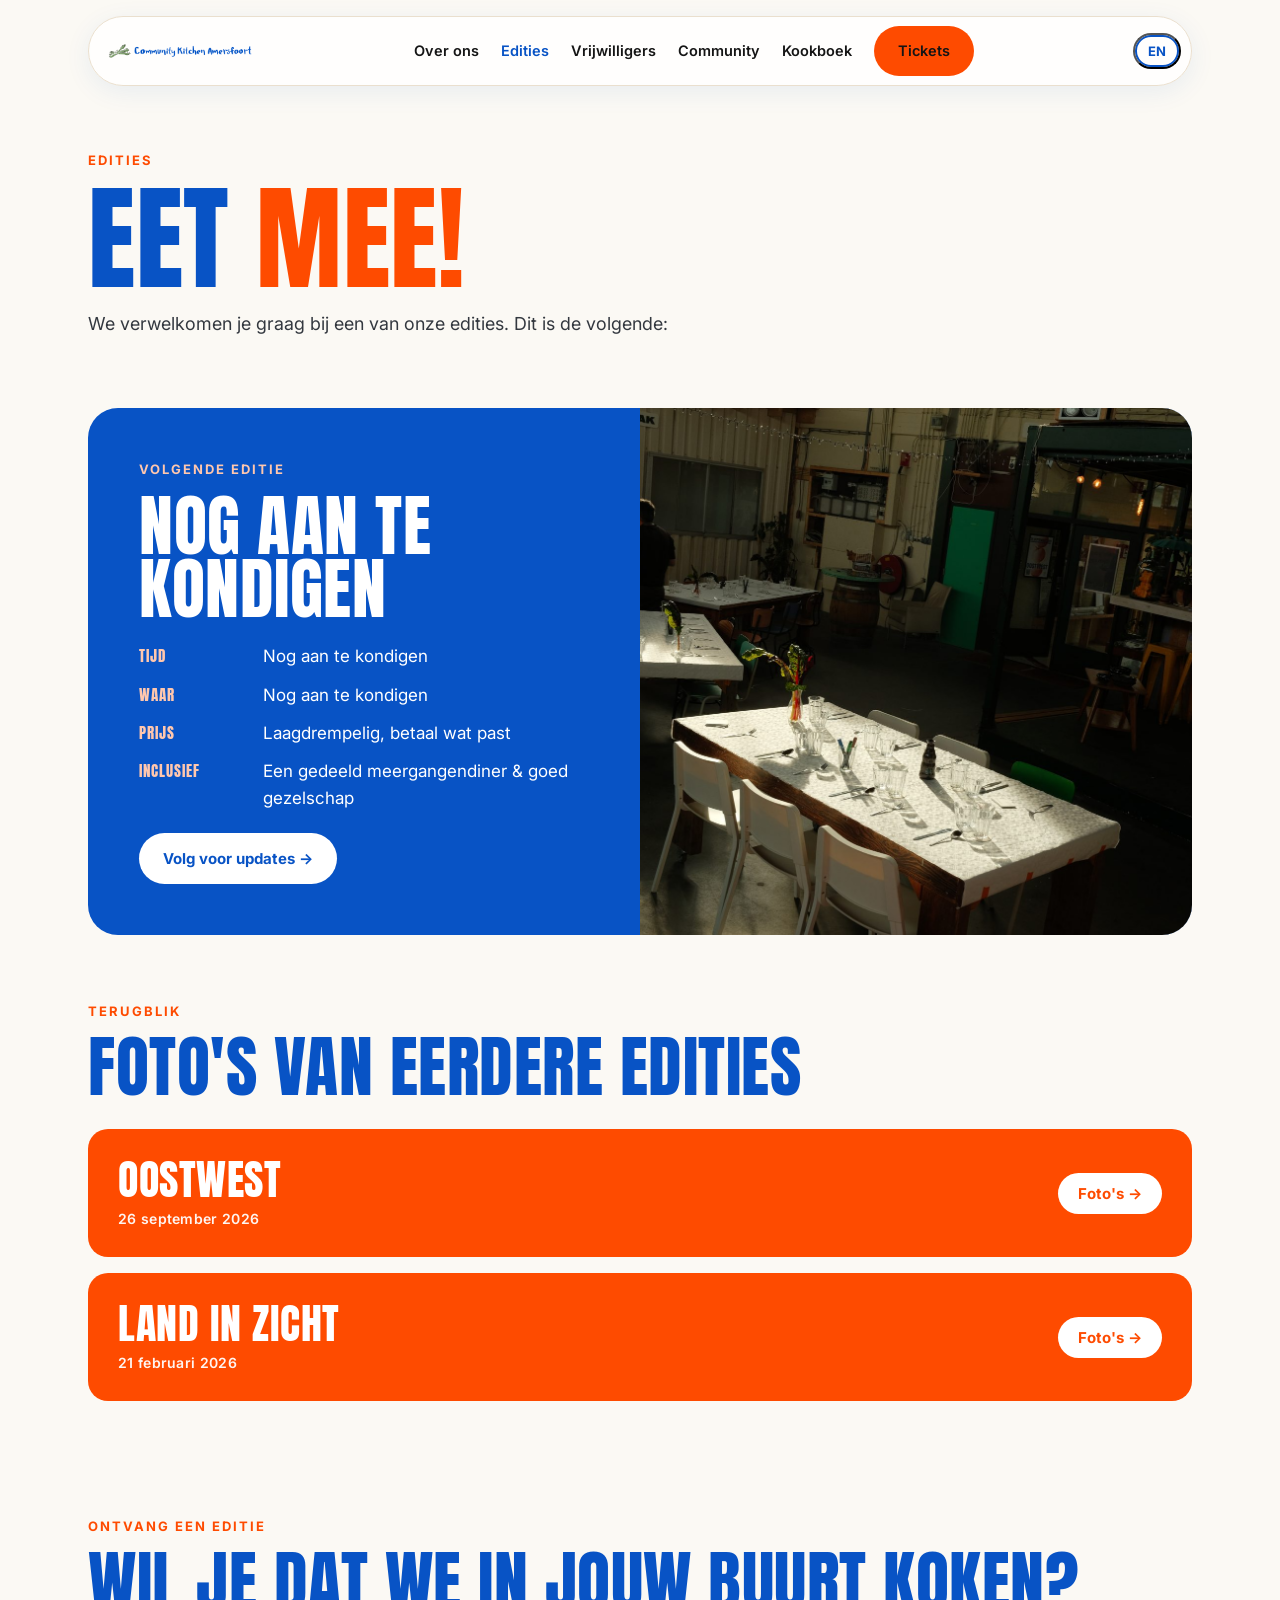
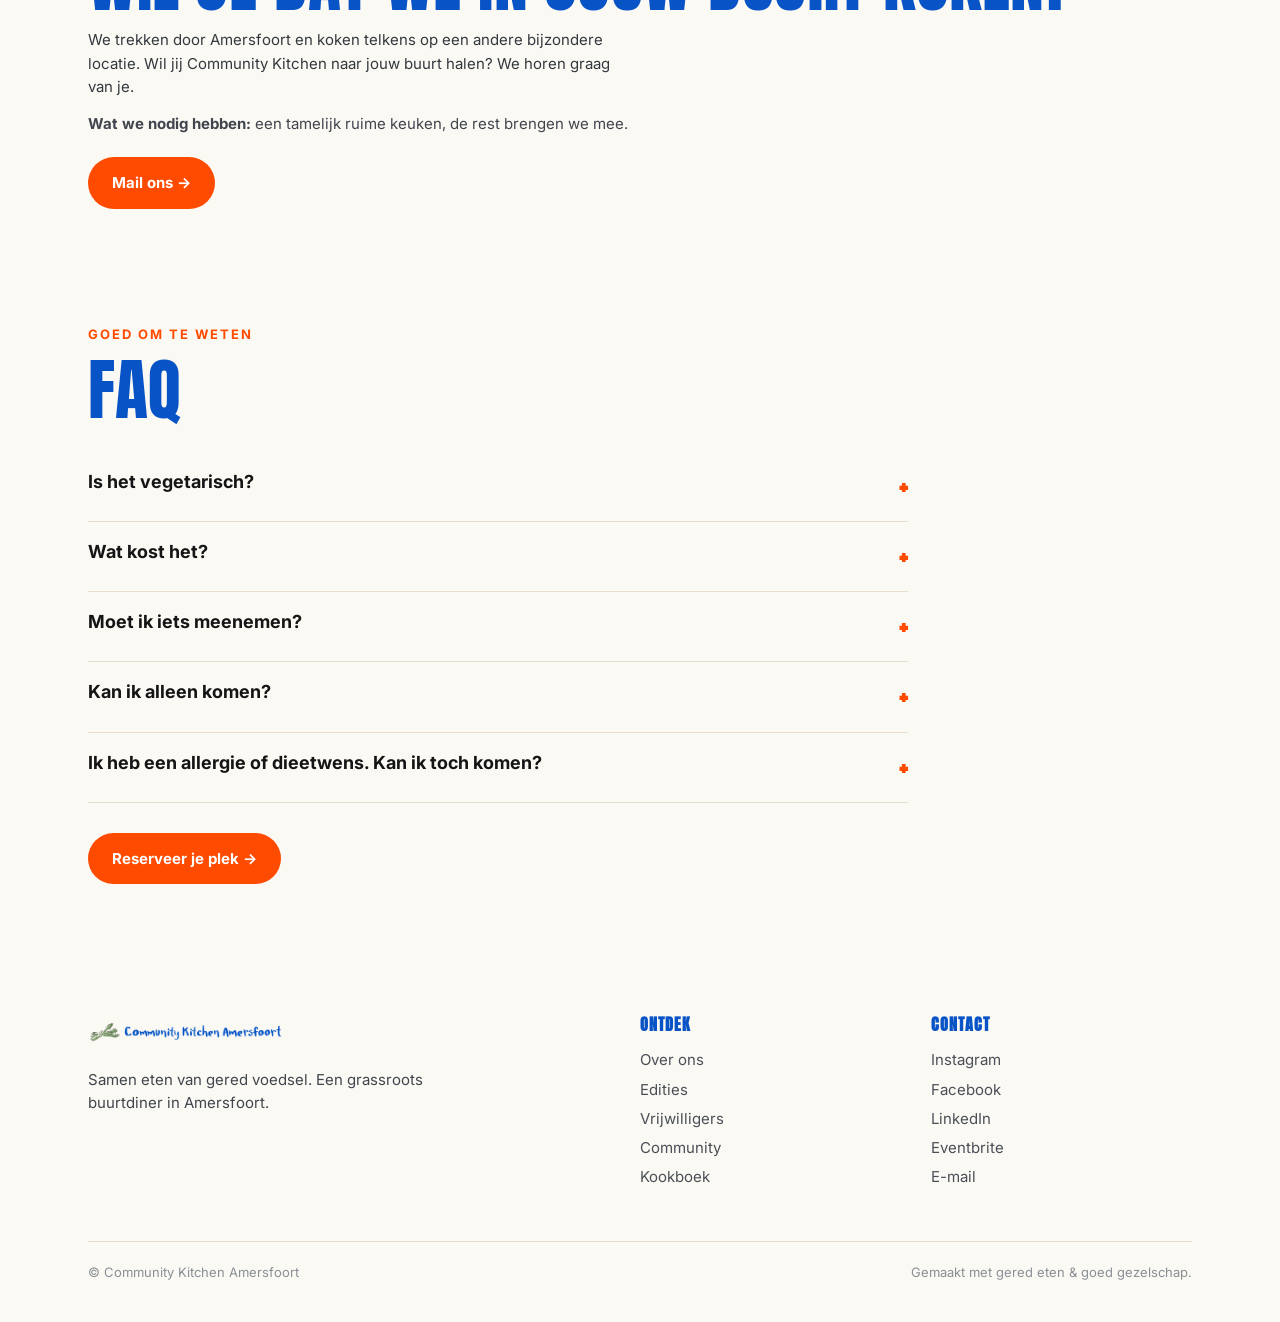
<file: events.html>
<!DOCTYPE html><html lang="nl"><head>
<meta charset="utf-8"><meta name="viewport" content="width=device-width, initial-scale=1">
<title>Edities & tickets | Community Kitchen Amersfoort</title>
<meta name="description" content="Bekijk de volgende Community Kitchen editie in Amersfoort: datum, locatie en tickets. Een gedeeld meergangendiner uit gered voedsel.">
<link rel="canonical" href="https://communitykitchenamersfoort.nl/events.html">
<meta property="og:type" content="website">
<meta property="og:site_name" content="Community Kitchen Amersfoort">
<meta property="og:locale" content="nl_NL">
<meta property="og:title" content="Edities & tickets | Community Kitchen Amersfoort">
<meta property="og:description" content="Bekijk de volgende Community Kitchen editie in Amersfoort: datum, locatie en tickets. Een gedeeld meergangendiner uit gered voedsel.">
<meta property="og:url" content="https://communitykitchenamersfoort.nl/events.html">
<meta property="og:image" content="https://communitykitchenamersfoort.nl/assets/img/og-image.jpg">
<meta property="og:image:width" content="1200">
<meta property="og:image:height" content="630">
<meta name="twitter:card" content="summary_large_image">
<meta name="twitter:title" content="Edities & tickets | Community Kitchen Amersfoort">
<meta name="twitter:description" content="Bekijk de volgende Community Kitchen editie in Amersfoort: datum, locatie en tickets. Een gedeeld meergangendiner uit gered voedsel.">
<meta name="twitter:image" content="https://communitykitchenamersfoort.nl/assets/img/og-image.jpg">
<meta name="theme-color" content="#0853C5">
<link rel="icon" href="favicon.ico?v=3" sizes="any">
<link rel="icon" type="image/png" sizes="96x96" href="assets/img/favicon-96.png?v=3"><link rel="icon" type="image/png" sizes="32x32" href="assets/img/favicon-32.png?v=3">
<link rel="icon" type="image/png" sizes="16x16" href="assets/img/favicon-16.png?v=3">
<link rel="apple-touch-icon" href="assets/img/apple-touch-icon.png?v=3">
<link rel="preconnect" href="https://fonts.googleapis.com"><link rel="preconnect" href="https://fonts.gstatic.com" crossorigin>
<link href="https://fonts.googleapis.com/css2?family=Anton&family=Inter:wght@400;500;600;700;800&display=swap" rel="stylesheet">
<link rel="stylesheet" href="assets/css/style.css?v=8"><script type="application/ld+json">{"@context":"https://schema.org","@type":"Organization","name":"Community Kitchen Amersfoort","url":"https://communitykitchenamersfoort.nl/","logo":"https://communitykitchenamersfoort.nl/assets/img/apple-touch-icon.png","image":"https://communitykitchenamersfoort.nl/assets/img/og-image.jpg","description":"Een laagdrempelig buurtdiner in Amersfoort. Samen eten uit gered, lokaal en seizoensvoedsel.","email":"info@communitykitchenamersfoort.nl","areaServed":"Amersfoort","sameAs":["https://www.instagram.com/communitykitchenamersfoort/","https://www.facebook.com/profile.php?id=61595077734301","https://www.linkedin.com/company/community-kitchen-amersfoort/"]}</script></head><body>
<nav><div class="wrap"><div class="navbar">
<a href="index.html"><img src="assets/img/logo.png" alt="Community Kitchen Amersfoort"></a>
<div class="navlinks" id="nav"><a href="about.html" data-en="About" data-nl="Over ons">Over ons</a><a class="active" href="events.html" data-en="Events" data-nl="Edities">Edities</a><a href="volunteer.html" data-en="Volunteer" data-nl="Vrijwilligers">Vrijwilligers</a><a href="community.html" data-en="Community" data-nl="Community">Community</a><a href="recipes.html" data-en="Cookbook" data-nl="Kookboek">Kookboek</a><a class="btn" href="https://www.eventbrite.nl/o/120905603029" target="_blank" rel="noopener" data-en="Get tickets" data-nl="Tickets">Tickets</a></div>
<button class="langtoggle" aria-label="Taal">EN</button>
<button class="navtoggle" aria-label="Menu">&#9776;</button>
</div></div></nav>
<header class="page-hero"><div class="wrap">
<div class="eyebrow reveal in" data-en="Events" data-nl="Edities">Edities</div>
<h1 class="display oneline reveal in"><span data-en="Eat with" data-nl="Eet">Eet</span> <span style="color:var(--orange)" data-en="us!" data-nl="mee!">mee!</span></h1>
<p class="lede reveal in" data-en="We&#x27;d love to welcome you to one of our editions. Here&#x27;s the next one:" data-nl="We verwelkomen je graag bij een van onze edities. Dit is de volgende:">We verwelkomen je graag bij een van onze edities. Dit is de volgende:</p>
</div></header>

<section style="padding-top:30px"><div class="wrap">
<div class="edition reveal">
<div class="info"><div class="eyebrow" style="color:#FFC7AE" data-en="Next edition" data-nl="Volgende editie">Volgende editie</div><h2 data-en="To be announced" data-nl="Nog aan te kondigen">Nog aan te kondigen</h2>
<div class="meta">
<div><b data-en="Time" data-nl="Tijd">Tijd</b><span data-en="To be announced" data-nl="Nog aan te kondigen">Nog aan te kondigen</span></div>
<div><b data-en="Where" data-nl="Waar">Waar</b><span data-en="To be announced" data-nl="Nog aan te kondigen">Nog aan te kondigen</span></div>
<div><b data-en="Price" data-nl="Prijs">Prijs</b><span data-en="Low-threshold, pay what fits" data-nl="Laagdrempelig, betaal wat past">Laagdrempelig, betaal wat past</span></div>
<div><b data-en="Includes" data-nl="Inclusief">Inclusief</b><span data-en="A shared multi-course dinner &amp; good company" data-nl="Een gedeeld meergangendiner &amp; goed gezelschap">Een gedeeld meergangendiner &amp; goed gezelschap</span></div>
</div>
<a class="btn white" href="https://www.instagram.com/communitykitchenamersfoort/" target="_blank" rel="noopener" data-en="Follow for updates →" data-nl="Volg voor updates →">Volg voor updates →</a></div>
<div class="pic"><img src="assets/img/event-host.jpg?v=2" alt="A Community Kitchen edition set up and ready for guests" style="object-position:50% 40%"></div>
</div>
</div></section>

<section style="padding-top:8px"><div class="wrap">
<div class="eyebrow reveal" data-en="Look back" data-nl="Terugblik">Terugblik</div><h2 class="reveal" data-en="Photos from past editions" data-nl="Foto&#x27;s van eerdere edities">Foto's van eerdere edities</h2>
<div class="gal-wrap">
<button class="gal-banner reveal" data-gallery="oostwest"><span><span class="gal-name">OostWest</span><span class="gal-date" data-en="26 September 2026" data-nl="26 september 2026">26 september 2026</span></span><span class="gal-cta" data-en="Photos →" data-nl="Foto&#x27;s →">Foto's →</span></button>
<button class="gal-banner reveal" data-gallery="landinzicht"><span><span class="gal-name">Land In Zicht</span><span class="gal-date" data-en="21 February 2026" data-nl="21 februari 2026">21 februari 2026</span></span><span class="gal-cta" data-en="Photos →" data-nl="Foto&#x27;s →">Foto's →</span></button>
</div>
</div></section>

<section><div class="wrap">
<div class="eyebrow reveal" data-en="Host an edition" data-nl="Ontvang een editie">Ontvang een editie</div><h2 class="reveal" data-en="Want us to cook in your neighbourhood?" data-nl="Wil je dat we in jouw buurt koken?">Wil je dat we in jouw buurt koken?</h2>
<p class="lede reveal" style="max-width:62ch;margin-top:14px;color:#33383f" data-en="We travel across Amersfoort, cooking at a different special location each time. Want to bring Community Kitchen to your neighbourhood? We&#x27;d love to hear from&nbsp;you." data-nl="We trekken door Amersfoort en koken telkens op een andere bijzondere locatie. Wil jij Community Kitchen naar jouw buurt halen? We horen graag van&nbsp;je.">We trekken door Amersfoort en koken telkens op een andere bijzondere locatie. Wil jij Community Kitchen naar jouw buurt halen? We horen graag van&nbsp;je.</p>
<p class="reveal" style="margin-top:14px;color:#40454d"><b data-en="What we need:" data-nl="Wat we nodig hebben:">Wat we nodig hebben:</b> <span data-en="a fairly spacious kitchen, we bring the rest." data-nl="een tamelijk ruime keuken, de rest brengen we mee.">een tamelijk ruime keuken, de rest brengen we mee.</span></p>
<div class="reveal" style="margin-top:22px"><a class="btn" href="mailto:info@communitykitchenamersfoort.nl" data-en="Email us →" data-nl="Mail ons →">Mail ons →</a></div>
</div></section>

<section><div class="wrap">
<div class="eyebrow reveal" data-en="Good to know" data-nl="Goed om te weten">Goed om te weten</div><h2 class="reveal" data-en="FAQ" data-nl="FAQ">FAQ</h2>
<div class="faq reveal">
<details><summary><span data-en="Is it vegetarian?" data-nl="Is het vegetarisch?">Is het vegetarisch?</span></summary><p data-en="Yes, every dinner is fully vegetarian. We use organic animal products as much as possible." data-nl="Ja, elk diner is volledig vegetarisch. We gebruiken zo veel mogelijk biologische dierlijke producten.">Ja, elk diner is volledig vegetarisch. We gebruiken zo veel mogelijk biologische dierlijke producten.</p></details>
<details><summary><span data-en="What does it cost?" data-nl="Wat kost het?">Wat kost het?</span></summary><p data-en="We keep it low-threshold. Check the ticket page for the current edition&#x27;s contribution." data-nl="We houden het laagdrempelig. Bekijk de ticketpagina voor de bijdrage van de huidige editie.">We houden het laagdrempelig. Bekijk de ticketpagina voor de bijdrage van de huidige editie.</p></details>
<details><summary><span data-en="Do I need to bring anything?" data-nl="Moet ik iets meenemen?">Moet ik iets meenemen?</span></summary><p data-en="Just yourself, an appetite for good food and a mood for good company." data-nl="Alleen jezelf, trek in lekker eten en zin in gezelligheid.">Alleen jezelf, trek in lekker eten en zin in gezelligheid.</p></details>
<details><summary><span data-en="Can I come alone?" data-nl="Kan ik alleen komen?">Kan ik alleen komen?</span></summary><p data-en="Absolutely, in fact we encourage it." data-nl="Zeker, dat moedigen we juist aan.">Zeker, dat moedigen we juist aan.</p></details>
<details><summary><span data-en="I have an allergy or dietary need. Can I still come?" data-nl="Ik heb een allergie of dieetwens. Kan ik toch komen?">Ik heb een allergie of dieetwens. Kan ik toch komen?</span></summary><p data-en-html="Yes, just let us know in advance. &lt;a href=&quot;mailto:info@communitykitchenamersfoort.nl&quot;&gt;Email us&lt;/a&gt; with your allergy or dietary need and we&#x27;ll do our best to take it into account." data-nl-html="Ja, laat het van tevoren weten. &lt;a href=&quot;mailto:info@communitykitchenamersfoort.nl&quot;&gt;Mail ons&lt;/a&gt; je allergie of dieetwens en we houden er zo veel mogelijk rekening mee.">Ja, laat het van tevoren weten. <a href="mailto:info@communitykitchenamersfoort.nl">Mail ons</a> je allergie of dieetwens en we houden er zo veel mogelijk rekening mee.</p></details>
</div>
<div style="margin-top:30px"><a class="btn" href="https://www.eventbrite.nl/o/120905603029" target="_blank" rel="noopener" data-en="Reserve your spot →" data-nl="Reserveer je plek →">Reserveer je plek →</a></div>
</div></section>
<footer><div class="wrap"><div class="fgrid">
<div><img class="flogo" src="assets/img/logo.png" alt="Community Kitchen Amersfoort">
<p style="max-width:40ch;color:#40454d" data-en="Eating together from rescued food. A grassroots community dinner in Amersfoort." data-nl="Samen eten van gered voedsel. Een grassroots buurtdiner in Amersfoort.">Samen eten van gered voedsel. Een grassroots buurtdiner in Amersfoort.</p></div>
<div class="fcol"><h4 data-en="Explore" data-nl="Ontdek">Ontdek</h4>
<a href="about.html" data-en="About us" data-nl="Over ons">Over ons</a><a href="events.html" data-en="Events" data-nl="Edities">Edities</a><a href="volunteer.html" data-en="Volunteer" data-nl="Vrijwilligers">Vrijwilligers</a><a href="community.html" data-en="Community" data-nl="Community">Community</a><a href="recipes.html" data-en="Cookbook" data-nl="Kookboek">Kookboek</a></div>
<div class="fcol"><h4 data-en="Connect" data-nl="Contact">Contact</h4>
<a href="https://www.instagram.com/communitykitchenamersfoort/" target="_blank" rel="noopener">Instagram</a><a href="https://www.facebook.com/profile.php?id=61595077734301" target="_blank" rel="noopener">Facebook</a><a href="https://www.linkedin.com/company/community-kitchen-amersfoort/" target="_blank" rel="noopener">LinkedIn</a><a href="https://www.eventbrite.nl/o/120905603029" target="_blank" rel="noopener">Eventbrite</a><a href="mailto:info@communitykitchenamersfoort.nl" data-en="Email" data-nl="E-mail">E-mail</a></div>
</div><div class="fbar"><span>&copy; Community Kitchen Amersfoort</span><span data-en="Made with rescued veg &amp; good company." data-nl="Gemaakt met gered eten &amp; goed gezelschap.">Gemaakt met gered eten &amp; goed gezelschap.</span></div></div></footer>
<div class="gmodal" id="gmodal" aria-hidden="true"><div class="gmodal-scrim" data-gclose></div><div class="gmodal-card"><div class="gmodal-top"><h3 id="gm-title"></h3><button class="gmodal-x" data-gclose aria-label="Sluiten">&times;</button></div><div class="ggrid" id="gm-grid"></div></div></div>
<div class="glb" id="glb" aria-hidden="true"><button class="glb-x" data-glbx aria-label="Sluiten">&times;</button><button class="glb-nav glb-prev" aria-label="Vorige">&#8249;</button><img id="glb-img" alt=""><button class="glb-nav glb-next" aria-label="Volgende">&#8250;</button><div class="glb-count" id="glb-count"></div></div>
<script src="assets/js/main.js?v=3"></script>
<script>
(function(){
 var GAL={oostwest:{nl:"OostWest · 26 september 2026",en:"OostWest · 26 September 2026",dir:"assets/img/editions/oostwest",count:50},landinzicht:{nl:"Land In Zicht · 21 februari 2026",en:"Land In Zicht · 21 February 2026",dir:"assets/img/editions/landinzicht",count:13}};
 var modal=document.getElementById('gmodal'),grid=document.getElementById('gm-grid'),title=document.getElementById('gm-title');
 var lb=document.getElementById('glb'),lbImg=document.getElementById('glb-img'),lbCount=document.getElementById('glb-count');
 var cur=null,idx=1;
 function pad(n){return (n<10?'0':'')+n;}
 function lang(){return document.documentElement.lang==='en'?'en':'nl';}
 function openGal(k){var g=GAL[k];if(!g)return;cur=g;title.textContent=g[lang()];grid.innerHTML='';
  for(var i=1;i<=g.count;i++){(function(i){var b=document.createElement('button');var im=document.createElement('img');im.loading='lazy';im.src=g.dir+'/thumb/'+pad(i)+'.jpg';im.alt='';b.appendChild(im);b.addEventListener('click',function(){openLb(i);});grid.appendChild(b);})(i);}
  grid.scrollTop=0;modal.classList.add('open');modal.setAttribute('aria-hidden','false');document.body.classList.add('modal-open');}
 function closeGal(){modal.classList.remove('open');modal.setAttribute('aria-hidden','true');if(!lb.classList.contains('open'))document.body.classList.remove('modal-open');}
 function openLb(i){idx=i;lbImg.src=cur.dir+'/full/'+pad(i)+'.jpg';lbCount.textContent=i+' / '+cur.count;lb.classList.add('open');lb.setAttribute('aria-hidden','false');document.body.classList.add('modal-open');}
 function closeLb(){lb.classList.remove('open');lb.setAttribute('aria-hidden','true');if(!modal.classList.contains('open'))document.body.classList.remove('modal-open');}
 function step(d){if(!cur)return;idx=((idx-1+d+cur.count)%cur.count)+1;openLb(idx);}
 document.querySelectorAll('.gal-banner').forEach(function(b){b.addEventListener('click',function(){openGal(b.getAttribute('data-gallery'));});});
 document.querySelectorAll('[data-gclose]').forEach(function(x){x.addEventListener('click',closeGal);});
 document.querySelector('[data-glbx]').addEventListener('click',closeLb);
 document.querySelector('.glb-prev').addEventListener('click',function(e){e.stopPropagation();step(-1);});
 document.querySelector('.glb-next').addEventListener('click',function(e){e.stopPropagation();step(1);});
 lb.addEventListener('click',function(e){if(e.target===lb)closeLb();});
 document.addEventListener('keydown',function(e){if(lb.classList.contains('open')){if(e.key==='Escape')closeLb();else if(e.key==='ArrowLeft')step(-1);else if(e.key==='ArrowRight')step(1);}else if(modal.classList.contains('open')&&e.key==='Escape')closeGal();});
 var h=(location.hash||'').slice(1);if(GAL[h])openGal(h);
})();
</script>
</body></html>
</file>
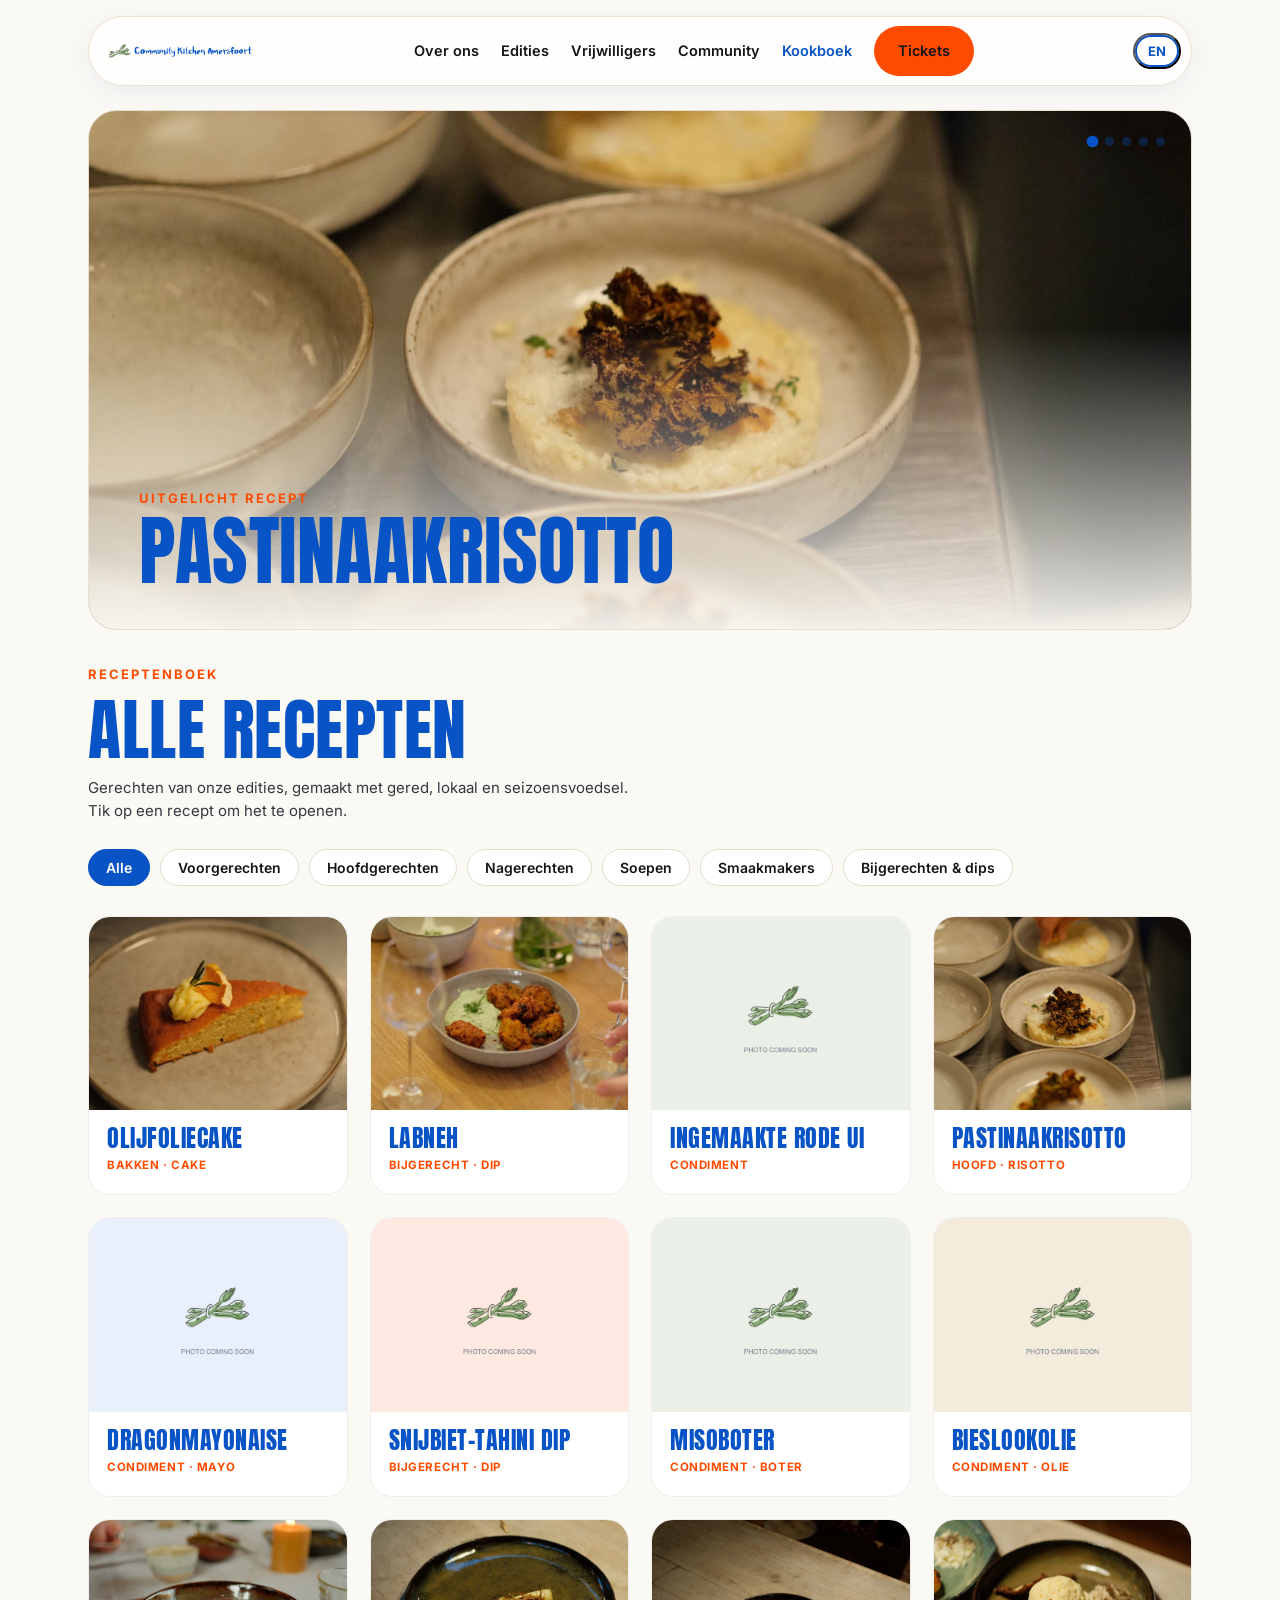
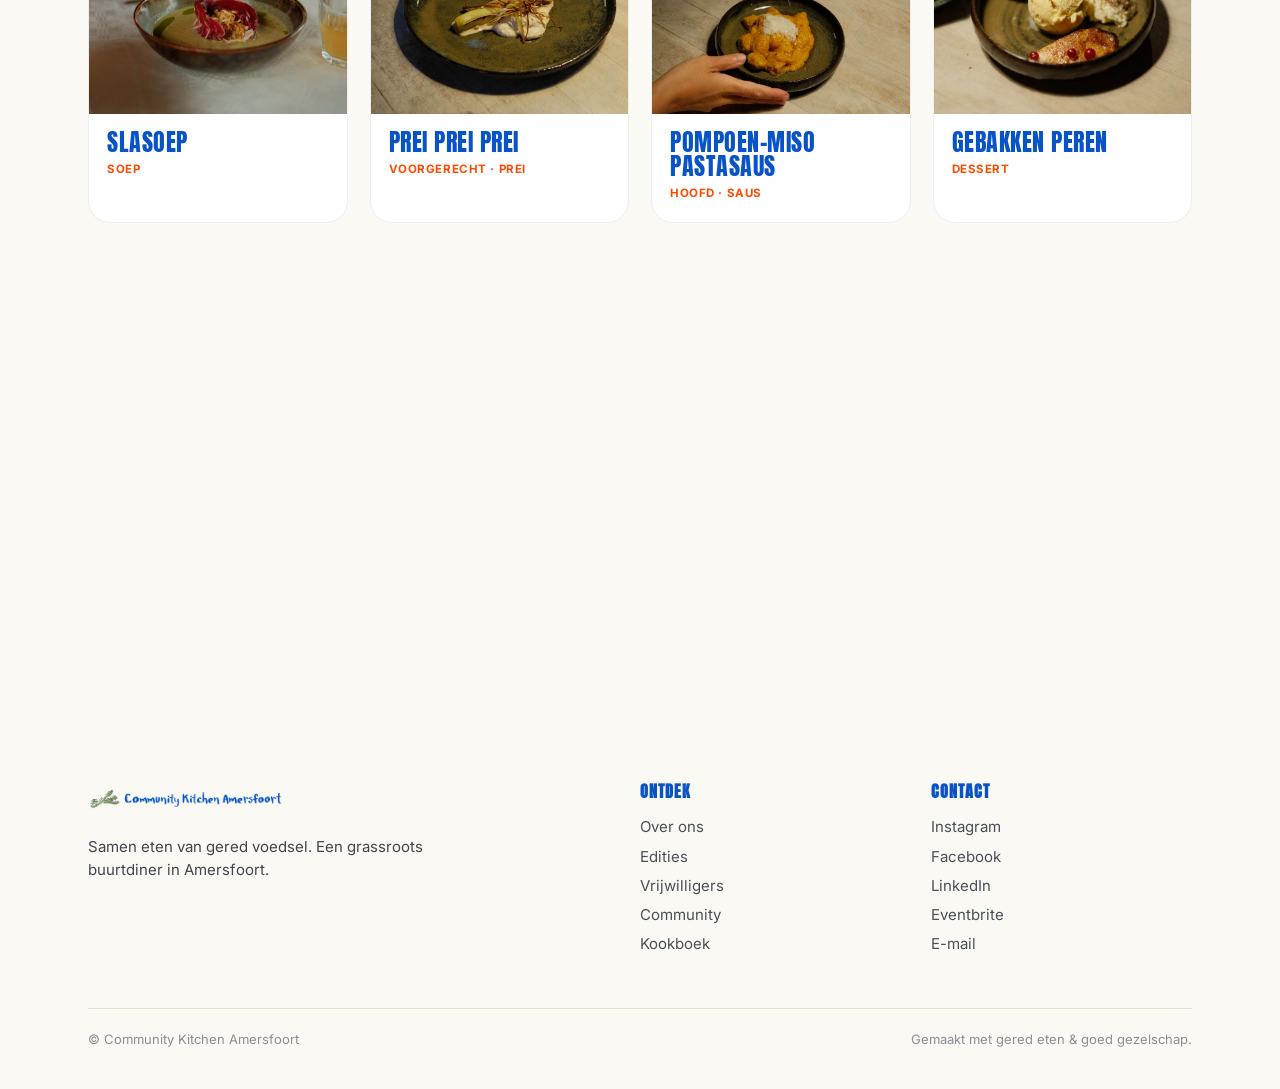
<file: recipes.html>
<!DOCTYPE html><html lang="nl"><head>
<meta charset="utf-8"><meta name="viewport" content="width=device-width, initial-scale=1">
<title>Kookboek | Community Kitchen Amersfoort</title>
<meta name="description" content="Recepten van de Community Kitchen Amersfoort edities, gemaakt met gered, lokaal en seizoensgebonden voedsel. Kook mee met mooie producten.">
<link rel="canonical" href="https://communitykitchenamersfoort.nl/recipes.html">
<meta property="og:type" content="website">
<meta property="og:site_name" content="Community Kitchen Amersfoort">
<meta property="og:locale" content="nl_NL">
<meta property="og:title" content="Kookboek | Community Kitchen Amersfoort">
<meta property="og:description" content="Recepten van de Community Kitchen Amersfoort edities, gemaakt met gered, lokaal en seizoensgebonden voedsel. Kook mee met mooie producten.">
<meta property="og:url" content="https://communitykitchenamersfoort.nl/recipes.html">
<meta property="og:image" content="https://communitykitchenamersfoort.nl/assets/img/og-image.jpg">
<meta property="og:image:width" content="1200">
<meta property="og:image:height" content="630">
<meta name="twitter:card" content="summary_large_image">
<meta name="twitter:title" content="Kookboek | Community Kitchen Amersfoort">
<meta name="twitter:description" content="Recepten van de Community Kitchen Amersfoort edities, gemaakt met gered, lokaal en seizoensgebonden voedsel. Kook mee met mooie producten.">
<meta name="twitter:image" content="https://communitykitchenamersfoort.nl/assets/img/og-image.jpg">
<meta name="theme-color" content="#0853C5">
<link rel="icon" href="favicon.ico?v=3" sizes="any">
<link rel="icon" type="image/png" sizes="96x96" href="assets/img/favicon-96.png?v=3"><link rel="icon" type="image/png" sizes="32x32" href="assets/img/favicon-32.png?v=3">
<link rel="icon" type="image/png" sizes="16x16" href="assets/img/favicon-16.png?v=3">
<link rel="apple-touch-icon" href="assets/img/apple-touch-icon.png?v=3">
<link rel="preconnect" href="https://fonts.googleapis.com"><link rel="preconnect" href="https://fonts.gstatic.com" crossorigin>
<link href="https://fonts.googleapis.com/css2?family=Anton&family=Inter:wght@400;500;600;700;800&display=swap" rel="stylesheet">
<link rel="stylesheet" href="assets/css/style.css?v=3"><script type="application/ld+json">{"@context":"https://schema.org","@type":"Organization","name":"Community Kitchen Amersfoort","url":"https://communitykitchenamersfoort.nl/","logo":"https://communitykitchenamersfoort.nl/assets/img/apple-touch-icon.png","image":"https://communitykitchenamersfoort.nl/assets/img/og-image.jpg","description":"Een laagdrempelig buurtdiner in Amersfoort. Samen eten uit gered, lokaal en seizoensvoedsel.","email":"info@communitykitchenamersfoort.nl","areaServed":"Amersfoort","sameAs":["https://www.instagram.com/communitykitchenamersfoort/","https://www.facebook.com/profile.php?id=61595077734301","https://www.linkedin.com/company/community-kitchen-amersfoort/"]}</script></head><body>
<nav><div class="wrap"><div class="navbar">
<a href="index.html"><img src="assets/img/logo.png" alt="Community Kitchen Amersfoort"></a>
<div class="navlinks" id="nav"><a href="about.html" data-en="About" data-nl="Over ons">Over ons</a><a href="events.html" data-en="Events" data-nl="Edities">Edities</a><a href="volunteer.html" data-en="Volunteer" data-nl="Vrijwilligers">Vrijwilligers</a><a href="community.html" data-en="Community" data-nl="Community">Community</a><a class="active" href="recipes.html" data-en="Cookbook" data-nl="Kookboek">Kookboek</a><a class="btn" href="https://www.eventbrite.nl/o/120905603029" target="_blank" rel="noopener" data-en="Get tickets" data-nl="Tickets">Tickets</a></div>
<button class="langtoggle" aria-label="Taal">EN</button>
<button class="navtoggle" aria-label="Menu">&#9776;</button>
</div></div></nav>
<section class="rbanner-wrap"><div class="wrap">
<div class="rbanner" id="rbanner" role="button" tabindex="0" aria-label="Open highlighted recipe">
<div class="rbanner-bg" id="rb-a"></div><div class="rbanner-bg" id="rb-b"></div>
<div class="rbanner-scrim"></div>
<div class="rbanner-inner">
<div class="rbanner-eyebrow" data-en="Highlighted recipe" data-nl="Uitgelicht recept">Uitgelicht recept</div>
<h2 class="rbanner-title" id="rb-title"></h2></div>
<div class="rbanner-dots" id="rb-dots"></div>
</div></div></section>

<section style="padding-top:34px"><div class="wrap">
<div class="eyebrow reveal" data-en="Recipe book" data-nl="Receptenboek">Receptenboek</div>
<h2 class-="reveal" data-en="All recipes" data-nl="Alle recepten">Alle recepten</h2>
<p class="lede reveal" style="max-width:60ch;margin-top:14px;color:#33383f" data-en="Dishes from our editions, made with rescued, local and seasonal food. Tap a recipe to open it." data-nl="Gerechten van onze edities, gemaakt met gered, lokaal en seizoensvoedsel. Tik op een recept om het te openen.">Gerechten van onze edities, gemaakt met gered, lokaal en seizoensvoedsel. Tik op een recept om het te openen.</p>
<div class="rfilters reveal"><button class="rfilter active" data-cat="all" data-en="All" data-nl="Alle">Alle</button><button class="rfilter" data-cat="starters" data-en="Starters" data-nl="Voorgerechten">Voorgerechten</button><button class="rfilter" data-cat="mains" data-en="Mains" data-nl="Hoofdgerechten">Hoofdgerechten</button><button class="rfilter" data-cat="desserts" data-en="Desserts" data-nl="Nagerechten">Nagerechten</button><button class="rfilter" data-cat="soups" data-en="Soups" data-nl="Soepen">Soepen</button><button class="rfilter" data-cat="condiments" data-en="Condiments" data-nl="Smaakmakers">Smaakmakers</button><button class="rfilter" data-cat="sides-dips" data-en="Sides &amp; dips" data-nl="Bijgerechten &amp; dips">Bijgerechten &amp; dips</button></div>
<div class="rgrid"><div class="rcard reveal" role="button" tabindex="0" data-recipe="olive-oil-cake" data-cat="desserts" aria-label="Olive-oil cake"><div class="rcard-img"><img src="assets/img/recipes/olive-oil-cake.jpg" alt=""></div><div class="rcard-body"><h3 data-en="Olive-oil cake" data-nl="Olijfoliecake">Olijfoliecake</h3><div class="rcard-tag" data-en="Baking · Cake" data-nl="Bakken · Cake">Bakken · Cake</div></div></div><div class="rcard reveal" role="button" tabindex="0" data-recipe="labneh" data-cat="sides-dips" aria-label="Labneh"><div class="rcard-img"><img src="assets/img/recipes/labneh.jpg" alt=""></div><div class="rcard-body"><h3 data-en="Labneh" data-nl="Labneh">Labneh</h3><div class="rcard-tag" data-en="Side · Dip" data-nl="Bijgerecht · Dip">Bijgerecht · Dip</div></div></div><div class="rcard reveal" role="button" tabindex="0" data-recipe="pickled-red-onion" data-cat="condiments" aria-label="Quick-pickled red onion"><div class="rcard-img"><img src="assets/img/recipes/pickled-red-onion.jpg" alt=""></div><div class="rcard-body"><h3 data-en="Quick-pickled red onion" data-nl="Ingemaakte rode ui">Ingemaakte rode ui</h3><div class="rcard-tag" data-en="Condiment" data-nl="Condiment">Condiment</div></div></div><div class="rcard reveal" role="button" tabindex="0" data-recipe="parsnip-risotto" data-cat="mains" aria-label="Parsnip risotto"><div class="rcard-img"><img src="assets/img/recipes/parsnip-risotto.jpg" alt=""></div><div class="rcard-body"><h3 data-en="Parsnip risotto" data-nl="Pastinaakrisotto">Pastinaakrisotto</h3><div class="rcard-tag" data-en="Main · Risotto" data-nl="Hoofd · Risotto">Hoofd · Risotto</div></div></div><div class="rcard reveal" role="button" tabindex="0" data-recipe="tarragon-mayonnaise" data-cat="condiments" aria-label="Tarragon mayonnaise"><div class="rcard-img"><img src="assets/img/recipes/tarragon-mayonnaise.jpg" alt=""></div><div class="rcard-body"><h3 data-en="Tarragon mayonnaise" data-nl="Dragonmayonaise">Dragonmayonaise</h3><div class="rcard-tag" data-en="Condiment · Mayo" data-nl="Condiment · Mayo">Condiment · Mayo</div></div></div><div class="rcard reveal" role="button" tabindex="0" data-recipe="chard-tahini-dip" data-cat="sides-dips" aria-label="Chard tahini dip"><div class="rcard-img"><img src="assets/img/recipes/chard-tahini-dip.jpg" alt=""></div><div class="rcard-body"><h3 data-en="Chard tahini dip" data-nl="Snijbiet-tahini dip">Snijbiet-tahini dip</h3><div class="rcard-tag" data-en="Side · Dip" data-nl="Bijgerecht · Dip">Bijgerecht · Dip</div></div></div><div class="rcard reveal" role="button" tabindex="0" data-recipe="miso-butter" data-cat="condiments" aria-label="Miso butter"><div class="rcard-img"><img src="assets/img/recipes/miso-butter.jpg" alt=""></div><div class="rcard-body"><h3 data-en="Miso butter" data-nl="Misoboter">Misoboter</h3><div class="rcard-tag" data-en="Condiment · Butter" data-nl="Condiment · Boter">Condiment · Boter</div></div></div><div class="rcard reveal" role="button" tabindex="0" data-recipe="chive-oil" data-cat="condiments" aria-label="Chive oil"><div class="rcard-img"><img src="assets/img/recipes/chive-oil.jpg" alt=""></div><div class="rcard-body"><h3 data-en="Chive oil" data-nl="Bieslookolie">Bieslookolie</h3><div class="rcard-tag" data-en="Condiment · Oil" data-nl="Condiment · Olie">Condiment · Olie</div></div></div><div class="rcard reveal" role="button" tabindex="0" data-recipe="lettuce-soup" data-cat="soups" aria-label="Lettuce soup"><div class="rcard-img"><img src="assets/img/recipes/lettuce-soup.jpg" alt=""></div><div class="rcard-body"><h3 data-en="Lettuce soup" data-nl="Slasoep">Slasoep</h3><div class="rcard-tag" data-en="Soup" data-nl="Soep">Soep</div></div></div><div class="rcard reveal" role="button" tabindex="0" data-recipe="leek-three-ways" data-cat="starters" aria-label="Leek three ways"><div class="rcard-img"><img src="assets/img/recipes/leek-three-ways.jpg" alt=""></div><div class="rcard-body"><h3 data-en="Leek three ways" data-nl="Prei Prei Prei">Prei Prei Prei</h3><div class="rcard-tag" data-en="Starter · Leek" data-nl="Voorgerecht · Prei">Voorgerecht · Prei</div></div></div><div class="rcard reveal" role="button" tabindex="0" data-recipe="pumpkin-miso-pasta-sauce" data-cat="mains" aria-label="Pumpkin-miso pasta sauce"><div class="rcard-img"><img src="assets/img/recipes/pumpkin-miso-pasta-sauce.jpg" alt=""></div><div class="rcard-body"><h3 data-en="Pumpkin-miso pasta sauce" data-nl="Pompoen-miso pastasaus">Pompoen-miso pastasaus</h3><div class="rcard-tag" data-en="Main · Sauce" data-nl="Hoofd · Saus">Hoofd · Saus</div></div></div><div class="rcard reveal" role="button" tabindex="0" data-recipe="baked-pears" data-cat="desserts" aria-label="Baked pears"><div class="rcard-img"><img src="assets/img/recipes/baked-pears.jpg" alt=""></div><div class="rcard-body"><h3 data-en="Baked pears" data-nl="Gebakken peren">Gebakken peren</h3><div class="rcard-tag" data-en="Dessert" data-nl="Dessert">Dessert</div></div></div></div>
<p class="rempty" id="rempty" data-en="No recipes in this category yet." data-nl="Nog geen recepten in deze categorie.">Nog geen recepten in deze categorie.</p>
</div></section>

<div class="rmodal" id="rmodal" aria-hidden="true">
<div class="rmodal-scrim" data-close></div>
<div class="rmodal-card" role="dialog" aria-modal="true" aria-label="Recipe">
<button class="rmodal-close" data-close aria-label="Close">&times;</button>
<div class="rmodal-body"><article class="recipe-full" id="rf-olive-oil-cake"><div class="recipe"><h3 data-en="Olive-oil cake" data-nl="Olijfoliecake">Olijfoliecake</h3><div class="rtag" data-en="Baking · Cake" data-nl="Bakken · Cake">Bakken · Cake</div><p class="rdesc" data-en="A moist olive-oil cake with orange zest and rosemary." data-nl="Een smeuïge olijfoliecake met sinaasappelrasp en rozemarijn.">Een smeuïge olijfoliecake met sinaasappelrasp en rozemarijn.</p><div class="recipe-cols"><div><div class="rgroup"><h4 data-en="Equipment" data-nl="Materiaal">Materiaal</h4><ul><li data-en="Springform or cake tin (Ø 24–26 cm)" data-nl="Springvorm of taartvorm (Ø 24–26 cm)">Springvorm of taartvorm (Ø 24–26 cm)</li><li data-en="2 mixing bowls" data-nl="2 mengkommen">2 mengkommen</li><li data-en="Sieve" data-nl="Zeef">Zeef</li><li data-en="Whisk or hand mixer" data-nl="Garde of handmixer">Garde of handmixer</li><li data-en="Spatula" data-nl="Spatel">Spatel</li><li data-en="Grater (for the zest)" data-nl="Rasp (voor de schil)">Rasp (voor de schil)</li><li data-en="Measuring cups &amp; scale" data-nl="Maatbekers &amp; weegschaal">Maatbekers &amp; weegschaal</li><li data-en="Baking paper" data-nl="Bakpapier">Bakpapier</li></ul></div><div class="rgroup"><h4 data-en="Ingredients" data-nl="Ingrediënten">Ingrediënten</h4><ul><li data-en="280 g flour (sifted)" data-nl="280 g bloem (gezeefd)">280 g bloem (gezeefd)</li><li data-en="150 g caster sugar" data-nl="150 g kristalsuiker">150 g kristalsuiker</li><li data-en="1½ tsp baking powder" data-nl="1½ tl bakpoeder">1½ tl bakpoeder</li><li data-en="¾ tsp salt" data-nl="¾ tl zout">¾ tl zout</li><li data-en="3 large eggs (room temp.)" data-nl="3 grote eieren (kamertemperatuur)">3 grote eieren (kamertemperatuur)</li><li data-en="240 ml extra-virgin olive oil" data-nl="240 ml extra vierge olijfolie">240 ml extra vierge olijfolie</li><li data-en="180 ml (Greek) yoghurt" data-nl="180 ml (Griekse) yoghurt">180 ml (Griekse) yoghurt</li><li data-en="1–2 tbsp fresh rosemary, chopped" data-nl="1–2 el verse rozemarijn, fijngehakt">1–2 el verse rozemarijn, fijngehakt</li><li data-en="Zest of 1 organic (blood) orange" data-nl="Rasp van 1 biologische (bloed)sinaasappel">Rasp van 1 biologische (bloed)sinaasappel</li><li data-en="Optional: coarse sugar for the top" data-nl="Optioneel: grove suiker voor de bovenkant">Optioneel: grove suiker voor de bovenkant</li><li data-en="Glaze (optional): juice of 1 orange" data-nl="Glazuur (optioneel): sap van 1 sinaasappel">Glazuur (optioneel): sap van 1 sinaasappel</li><li data-en="Glaze (optional): 120 g icing sugar" data-nl="Glazuur (optioneel): 120 g poedersuiker">Glazuur (optioneel): 120 g poedersuiker</li><li data-en="Glaze (optional): zest of 1 orange" data-nl="Glazuur (optioneel): rasp van 1 sinaasappel">Glazuur (optioneel): rasp van 1 sinaasappel</li></ul></div></div><div><h4 data-en="Method" data-nl="Bereiding">Bereiding</h4><ol><li data-en="Preheat the oven to 180 °C and grease the tin (line the base with baking paper if you like)." data-nl="Verwarm de oven voor op 180 °C en vet de vorm in (eventueel bakpapier op de bodem).">Verwarm de oven voor op 180 °C en vet de vorm in (eventueel bakpapier op de bodem).</li><li data-en="Mix the dry ingredients in a bowl." data-nl="Meng de droge ingrediënten in een kom.">Meng de droge ingrediënten in een kom.</li><li data-en="In another bowl, whisk the eggs with the oil and yoghurt, then stir in the orange zest and rosemary." data-nl="Klop in een andere kom de eieren met de olie en yoghurt, en meng de sinaasappelrasp en rozemarijn erdoor.">Klop in een andere kom de eieren met de olie en yoghurt, en meng de sinaasappelrasp en rozemarijn erdoor.</li><li data-en="Fold the wet mix through the dry into a smooth batter and pour into the tin. Sprinkle coarse sugar on top if using." data-nl="Spatel het natte mengsel door de droge tot een glad beslag en giet in de vorm. Strooi eventueel grove suiker erover.">Spatel het natte mengsel door de droge tot een glad beslag en giet in de vorm. Strooi eventueel grove suiker erover.</li><li data-en="Bake until a skewer comes out clean. Cool briefly in the tin, then fully on a rack." data-nl="Bak tot een prikker er schoon uitkomt. Laat kort afkoelen in de vorm, daarna volledig op een rooster.">Bak tot een prikker er schoon uitkomt. Laat kort afkoelen in de vorm, daarna volledig op een rooster.</li><li data-en="No coarse sugar? Make a glaze by mixing the orange juice with icing sugar and zest, and pour over the cake." data-nl="Geen grove suiker? Maak een glazuur van het sinaasappelsap met poedersuiker en rasp, en giet over de cake.">Geen grove suiker? Maak een glazuur van het sinaasappelsap met poedersuiker en rasp, en giet over de cake.</li></ol></div></div></div></article><article class="recipe-full" id="rf-labneh"><div class="recipe"><h3 data-en="Labneh" data-nl="Labneh">Labneh</h3><div class="rtag" data-en="Side · Dip" data-nl="Bijgerecht · Dip">Bijgerecht · Dip</div><p class="rdesc" data-en="Thick strained yoghurt, finished with good olive oil and za&#x27;atar." data-nl="Dikke uitgelekte yoghurt, afgemaakt met goede olijfolie en za&#x27;atar.">Dikke uitgelekte yoghurt, afgemaakt met goede olijfolie en za&#x27;atar.</p><div class="recipe-cols"><div><div class="rgroup"><h4 data-en="Equipment" data-nl="Materiaal">Materiaal</h4><ul><li data-en="2 bowls" data-nl="2 kommen">2 kommen</li><li data-en="Sieve or colander (fits the bowl)" data-nl="Zeef of vergiet (past op de kom)">Zeef of vergiet (past op de kom)</li><li data-en="Tea towel or cheesecloth" data-nl="Thee- of kaasdoek">Thee- of kaasdoek</li></ul></div><div class="rgroup"><h4 data-en="Ingredients" data-nl="Ingrediënten">Ingrediënten</h4><ul><li data-en="500 g full-fat (Greek) yoghurt" data-nl="500 g volle (Griekse) yoghurt">500 g volle (Griekse) yoghurt</li><li data-en="1 tsp salt" data-nl="1 tl zout">1 tl zout</li></ul></div></div><div><h4 data-en="Method" data-nl="Bereiding">Bereiding</h4><ol><li data-en="Mix the yoghurt with the salt in a bowl." data-nl="Meng de yoghurt met het zout in een kom.">Meng de yoghurt met het zout in een kom.</li><li data-en="Line a sieve/colander with the cloth over the second bowl, spoon in the yoghurt and fold the cloth closed." data-nl="Leg een zeef/vergiet met de doek op de tweede kom, schep de yoghurt erin en vouw de doek dicht.">Leg een zeef/vergiet met de doek op de tweede kom, schep de yoghurt erin en vouw de doek dicht.</li><li data-en="Chill and drain for a few hours or overnight, longer draining means firmer labneh." data-nl="Laat enkele uren tot een nacht uitlekken in de koelkast, hoe langer, hoe steviger.">Laat enkele uren tot een nacht uitlekken in de koelkast, hoe langer, hoe steviger.</li><li data-en="Serve with a generous drizzle of good olive oil and, if you like, za&#x27;atar and/or sumac." data-nl="Serveer met een flinke scheut goede olijfolie en eventueel za&#x27;atar en/of sumak.">Serveer met een flinke scheut goede olijfolie en eventueel za&#x27;atar en/of sumak.</li></ol></div></div></div></article><article class="recipe-full" id="rf-pickled-red-onion"><div class="recipe"><h3 data-en="Quick-pickled red onion" data-nl="Ingemaakte rode ui">Ingemaakte rode ui</h3><div class="rtag" data-en="Condiment" data-nl="Condiment">Condiment</div><p class="rdesc" data-en="Bright quick pickles that keep for weeks." data-nl="Fris ingemaakte ui die weken goed blijft.">Fris ingemaakte ui die weken goed blijft.</p><div class="recipe-cols"><div><div class="rgroup"><h4 data-en="Equipment" data-nl="Materiaal">Materiaal</h4><ul><li data-en="Mandoline or sharp knife" data-nl="Mandoline of scherp mes">Mandoline of scherp mes</li><li data-en="Cutting board" data-nl="Snijplank">Snijplank</li><li data-en="Pan" data-nl="Pan">Pan</li><li data-en="Glass preserving jar" data-nl="Glazen (weck)pot">Glazen (weck)pot</li></ul></div><div class="rgroup"><h4 data-en="Ingredients" data-nl="Ingrediënten">Ingrediënten</h4><ul><li data-en="3 red onions" data-nl="3 rode uien">3 rode uien</li><li data-en="120 ml natural vinegar" data-nl="120 ml natuurazijn">120 ml natuurazijn</li><li data-en="120 ml water" data-nl="120 ml water">120 ml water</li><li data-en="¾ tsp salt" data-nl="¾ tl zout">¾ tl zout</li><li data-en="2 tbsp cane sugar (or agave/honey)" data-nl="2 el rietsuiker (of agave/honing)">2 el rietsuiker (of agave/honing)</li><li data-en="1 tbsp whole spices (pepper, fennel, cumin, coriander, mustard…)" data-nl="1 el hele kruiden (peper, venkel, komijn, koriander, mosterd…)">1 el hele kruiden (peper, venkel, komijn, koriander, mosterd…)</li><li data-en="2 bay leaves" data-nl="2 laurierbladeren">2 laurierbladeren</li></ul></div></div><div><h4 data-en="Method" data-nl="Bereiding">Bereiding</h4><ol><li data-en="Slice the onion as thinly as possible with a mandoline or sharp knife." data-nl="Snijd de ui zo dun mogelijk met een mandoline of scherp mes.">Snijd de ui zo dun mogelijk met een mandoline of scherp mes.</li><li data-en="Put the water, vinegar and all spices in a pan and bring to the boil." data-nl="Doe water, azijn en alle kruiden in een pan en breng aan de kook.">Doe water, azijn en alle kruiden in een pan en breng aan de kook.</li><li data-en="Add the onion and cook, stirring, for 30–60 seconds." data-nl="Voeg de ui toe en laat, al roerend, 30–60 seconden meekoken.">Voeg de ui toe en laat, al roerend, 30–60 seconden meekoken.</li><li data-en="Turn off the heat and let it cool completely." data-nl="Doe het vuur uit en laat helemaal afkoelen.">Doe het vuur uit en laat helemaal afkoelen.</li><li data-en="Transfer to a clean jar; keeps up to 3 weeks in the fridge. Check it looks, smells and tastes good after that." data-nl="Doe in een schone pot; tot 3 weken houdbaar in de koelkast. Kijk, ruik en proef daarna of het nog goed is.">Doe in een schone pot; tot 3 weken houdbaar in de koelkast. Kijk, ruik en proef daarna of het nog goed is.</li></ol><p class="src"><a href="https://www.feastingathome.com/quick-pickled-onions/" target="_blank" rel="noopener"><span data-en="Source" data-nl="Bron">Bron</span>: Based on Feasting At Home ↗</a></p></div></div></div></article><article class="recipe-full" id="rf-parsnip-risotto"><div class="recipe"><h3 data-en="Parsnip risotto" data-nl="Pastinaakrisotto">Pastinaakrisotto</h3><div class="rtag" data-en="Main · Risotto" data-nl="Hoofd · Risotto">Hoofd · Risotto</div><p class="rdesc" data-en="Creamy parsnip risotto with flower sprouts, walnuts and leek oil." data-nl="Romige pastinaakrisotto met flower sprouts, walnoten en preiolie.">Romige pastinaakrisotto met flower sprouts, walnoten en preiolie.</p><div class="recipe-cols"><div><div class="rgroup"><h4 data-en="Ingredients" data-nl="Ingrediënten">Ingrediënten</h4><ul><li data-en="Parsnip" data-nl="Pastinaak">Pastinaak</li><li data-en="Thyme" data-nl="Tijm">Tijm</li><li data-en="Rosemary" data-nl="Rozemarijn">Rozemarijn</li><li data-en="Salt" data-nl="Zout">Zout</li><li data-en="Onion" data-nl="Ui">Ui</li><li data-en="Garlic" data-nl="Knoflook">Knoflook</li><li data-en="Risotto rice" data-nl="Risottorijst">Risottorijst</li><li data-en="White wine" data-nl="Witte wijn">Witte wijn</li><li data-en="Stock of choice" data-nl="Bouillon naar keuze">Bouillon naar keuze</li><li data-en="Parmesan" data-nl="Parmezaanse kaas">Parmezaanse kaas</li><li data-en="Flower sprouts" data-nl="Flower sprouts">Flower sprouts</li><li data-en="Olive oil" data-nl="Olijfolie">Olijfolie</li><li data-en="Lemon juice" data-nl="Citroensap">Citroensap</li><li data-en="Walnuts" data-nl="Walnoten">Walnoten</li><li data-en="Leek tops + neutral oil (for the oil)" data-nl="Preitoppen + neutrale olie (voor de olie)">Preitoppen + neutrale olie (voor de olie)</li></ul></div></div><div><h4 data-en="Method" data-nl="Bereiding">Bereiding</h4><ol><li data-en="Parsnip sauce, cut the parsnip into 2–3 cm cubes and grill until browned; add thyme." data-nl="Pastinaaksaus, snij de pastinaak in blokjes van 2–3 cm en gril tot bruin; voeg tijm toe.">Pastinaaksaus, snij de pastinaak in blokjes van 2–3 cm en gril tot bruin; voeg tijm toe.</li><li data-en="Cover with water, cook until a fork slides through easily, then blend to a purée. Season with rosemary and salt; taste and adjust." data-nl="Voeg water toe tot onder, kook tot je er makkelijk doorheen prikt en pureer. Breng op smaak met rozemarijn en zout; proef en stel bij.">Voeg water toe tot onder, kook tot je er makkelijk doorheen prikt en pureer. Breng op smaak met rozemarijn en zout; proef en stel bij.</li><li data-en="Risotto, sweat chopped onion and garlic until glassy, add the rice and toast until glassy too." data-nl="Risotto, bak versnipperde ui en knoflook glazig, voeg de rijst toe en bak tot ook glazig.">Risotto, bak versnipperde ui en knoflook glazig, voeg de rijst toe en bak tot ook glazig.</li><li data-en="Deglaze with white wine and cook until reduced by half." data-nl="Blus af met witte wijn en kook tot gehalveerd.">Blus af met witte wijn en kook tot gehalveerd.</li><li data-en="Add stock a ladle at a time, stirring, until creamy and just holding its shape (keep 2 ladles back). Stir the parsnip sauce in with a ladle of stock." data-nl="Voeg bouillon lepel voor lepel toe, al roerend, tot romig en net vormvast (houd 2 lepels achter). Roer de pastinaaksaus erdoor met een lepel bouillon.">Voeg bouillon lepel voor lepel toe, al roerend, tot romig en net vormvast (houd 2 lepels achter). Roer de pastinaaksaus erdoor met een lepel bouillon.</li><li data-en="Off the heat (low), stir through Parmesan." data-nl="Van het vuur (laag), roer Parmezaanse kaas erdoor.">Van het vuur (laag), roer Parmezaanse kaas erdoor.</li><li data-en="Flower sprouts, marinate with olive oil and lemon juice; roast at 180 °C until crisp." data-nl="Flower sprouts, marineer met olijfolie en citroensap; rooster op 180 °C tot krokant.">Flower sprouts, marineer met olijfolie en citroensap; rooster op 180 °C tot krokant.</li><li data-en="Walnuts, roast with salt until dark brown." data-nl="Walnoten, rooster met zout tot donkerbruin.">Walnoten, rooster met zout tot donkerbruin.</li><li data-en="Leek oil, roast leftover leek tops until lightly charred, blend with a neutral oil and strain." data-nl="Preiolie, rooster overgebleven preitoppen tot licht verbrand, blend met neutrale olie en zeef.">Preiolie, rooster overgebleven preitoppen tot licht verbrand, blend met neutrale olie en zeef.</li></ol></div></div></div></article><article class="recipe-full" id="rf-tarragon-mayonnaise"><div class="recipe"><h3 data-en="Tarragon mayonnaise" data-nl="Dragonmayonaise">Dragonmayonaise</h3><div class="rtag" data-en="Condiment · Mayo" data-nl="Condiment · Mayo">Condiment · Mayo</div><div class="recipe-cols"><div><div class="rgroup"><h4 data-en="Ingredients" data-nl="Ingrediënten">Ingrediënten</h4><ul><li data-en="4–6 eggs or egg yolks" data-nl="4–6 eieren of eierdooiers">4–6 eieren of eierdooiers</li><li data-en="700 ml sunflower oil" data-nl="700 ml zonnebloemolie">700 ml zonnebloemolie</li><li data-en="2 tbsp lemon juice" data-nl="2 el citroensap">2 el citroensap</li><li data-en="1 tbsp Dijon mustard" data-nl="1 el Dijonmosterd">1 el Dijonmosterd</li><li data-en="15 sprigs tarragon" data-nl="15 takjes dragon">15 takjes dragon</li><li data-en="1 pinch salt" data-nl="1 snuf zout">1 snuf zout</li><li data-en="1–2 tsp sugar" data-nl="1–2 tl suiker">1–2 tl suiker</li></ul></div></div><div><h4 data-en="Method" data-nl="Bereiding">Bereiding</h4><ol><li data-en="Make sure everything is at room temperature so the emulsion doesn&#x27;t split." data-nl="Zorg dat alles op kamertemperatuur is, zodat de emulsie niet schift.">Zorg dat alles op kamertemperatuur is, zodat de emulsie niet schift.</li><li data-en="Put the eggs, lemon juice, mustard, salt and sugar in a food processor and pulse to combine." data-nl="Doe de eieren, citroensap, mosterd, zout en suiker in de keukenmachine en pulseer om te mengen.">Doe de eieren, citroensap, mosterd, zout en suiker in de keukenmachine en pulseer om te mengen.</li><li data-en="With the machine running, pour the oil in a thin, steady stream through the feed tube, too fast at the start will split it." data-nl="Zet de machine aan en giet de olie langzaam in een dun straaltje door de vulbuis, te snel aan het begin laat het schiften.">Zet de machine aan en giet de olie langzaam in een dun straaltje door de vulbuis, te snel aan het begin laat het schiften.</li><li data-en="Keep pouring until all the oil is absorbed and it&#x27;s thick, pale and creamy (about 2–3 min)." data-nl="Blijf gieten tot alle olie is opgenomen en het dik, licht en romig is (ongeveer 2–3 min).">Blijf gieten tot alle olie is opgenomen en het dik, licht en romig is (ongeveer 2–3 min).</li></ol></div></div></div></article><article class="recipe-full" id="rf-chard-tahini-dip"><div class="recipe"><h3 data-en="Chard tahini dip" data-nl="Snijbiet-tahini dip">Snijbiet-tahini dip</h3><div class="rtag" data-en="Side · Dip" data-nl="Bijgerecht · Dip">Bijgerecht · Dip</div><div class="recipe-cols"><div><div class="rgroup"><h4 data-en="Ingredients" data-nl="Ingrediënten">Ingrediënten</h4><ul><li data-en="700 g chard" data-nl="700 g snijbiet">700 g snijbiet</li><li data-en="150 ml olive oil" data-nl="150 ml olijfolie">150 ml olijfolie</li><li data-en="5 garlic cloves" data-nl="5 teentjes knoflook">5 teentjes knoflook</li><li data-en="120 ml tahini" data-nl="120 ml tahini">120 ml tahini</li><li data-en="Juice of 1 lemon" data-nl="Sap van 1 citroen">Sap van 1 citroen</li><li data-en="Salt to taste" data-nl="Zout naar smaak">Zout naar smaak</li></ul></div></div><div><h4 data-en="Method" data-nl="Bereiding">Bereiding</h4><ol><li data-en="Remove the ribs and stems from the leaves and chop finely; tear the leaves into small pieces. Keep both separate." data-nl="Verwijder ribben en stengels van de bladeren en hak fijn; scheur de bladeren klein. Houd beide apart.">Verwijder ribben en stengels van de bladeren en hak fijn; scheur de bladeren klein. Houd beide apart.</li><li data-en="Heat 1/3 cup oil in a large pan over medium-low. Cook the ribs and stems (covered), stirring and adding a splash of water if browning, until soft (5–7 min). Add garlic; cook until fragrant (~1 min)." data-nl="Verhit 1/3 kopje olie in een grote pan op middellaag vuur. Bak de afgedekte ribben en stengels, al roerend en met een scheut water als ze bruinen, tot zacht (5–7 min). Voeg knoflook toe; bak tot geurig (~1 min).">Verhit 1/3 kopje olie in een grote pan op middellaag vuur. Bak de afgedekte ribben en stengels, al roerend en met een scheut water als ze bruinen, tot zacht (5–7 min). Voeg knoflook toe; bak tot geurig (~1 min).</li><li data-en="Add the leaves a handful at a time, letting them wilt before adding more, until all soft (10–12 min). Cool, then squeeze out excess moisture (about 1/2 cup)." data-nl="Voeg de bladeren handje voor handje toe, laat slinken voor je meer toevoegt, tot alles zacht is (10–12 min). Laat afkoelen en knijp overtollig vocht eruit (ca. 1/2 kopje).">Voeg de bladeren handje voor handje toe, laat slinken voor je meer toevoegt, tot alles zacht is (10–12 min). Laat afkoelen en knijp overtollig vocht eruit (ca. 1/2 kopje).</li><li data-en="Blend the chard with 1 tbsp cooking liquid, the tahini, lemon juice and 1/3 cup oil. Season with salt and blend creamy with only small bits visible, adding cooking liquid if needed (up to 5 min)." data-nl="Blend de snijbiet met 1 el kookvocht, de tahini, citroensap en 1/3 kopje olie. Breng op smaak met zout en mix romig met alleen kleine stukjes, voeg indien nodig kookvocht toe (tot 5 min).">Blend de snijbiet met 1 el kookvocht, de tahini, citroensap en 1/3 kopje olie. Breng op smaak met zout en mix romig met alleen kleine stukjes, voeg indien nodig kookvocht toe (tot 5 min).</li></ol></div></div></div></article><article class="recipe-full" id="rf-miso-butter"><div class="recipe"><h3 data-en="Miso butter" data-nl="Misoboter">Misoboter</h3><div class="rtag" data-en="Condiment · Butter" data-nl="Condiment · Boter">Condiment · Boter</div><div class="recipe-cols"><div><div class="rgroup"><h4 data-en="Ingredients" data-nl="Ingrediënten">Ingrediënten</h4><ul><li data-en="100 g miso paste" data-nl="100 g misopasta">100 g misopasta</li><li data-en="300 g butter" data-nl="300 g boter">300 g boter</li></ul></div></div><div><h4 data-en="Method" data-nl="Bereiding">Bereiding</h4><ol><li data-en="Blend the miso and butter in a food processor until smooth and even." data-nl="Blend de miso en boter in de keukenmachine tot een egale boter.">Blend de miso en boter in de keukenmachine tot een egale boter.</li></ol></div></div></div></article><article class="recipe-full" id="rf-chive-oil"><div class="recipe"><h3 data-en="Chive oil" data-nl="Bieslookolie">Bieslookolie</h3><div class="rtag" data-en="Condiment · Oil" data-nl="Condiment · Olie">Condiment · Olie</div><div class="recipe-cols"><div><div class="rgroup"><h4 data-en="Ingredients" data-nl="Ingrediënten">Ingrediënten</h4><ul><li data-en="125 g chives" data-nl="125 g bieslook">125 g bieslook</li><li data-en="1 L vegetable oil" data-nl="1 L plantaardige olie">1 L plantaardige olie</li></ul></div></div><div><h4 data-en="Method" data-nl="Bereiding">Bereiding</h4><ol><li data-en="Wash the chives and pat dry to remove excess moisture." data-nl="Was het bieslook en dep droog om vocht te verwijderen.">Was het bieslook en dep droog om vocht te verwijderen.</li><li data-en="Blend the chives with the oil until smooth." data-nl="Blend het bieslook met de olie tot glad.">Blend het bieslook met de olie tot glad.</li><li data-en="Rest 2–3 days in the fridge in a glass or non-reactive container." data-nl="Laat 2–3 dagen in de koelkast rusten in een glazen of niet-reactieve bak.">Laat 2–3 dagen in de koelkast rusten in een glazen of niet-reactieve bak.</li><li data-en="Strain through a fine sieve (e.g. a chinois) to keep only the coloured oil." data-nl="Zeef door een fijne zeef (bijv. chinois) zodat je alleen de gekleurde olie overhoudt.">Zeef door een fijne zeef (bijv. chinois) zodat je alleen de gekleurde olie overhoudt.</li><li data-en="Keep up to 1 month in an airtight container." data-nl="Bewaar tot 1 maand in een luchtdichte bak.">Bewaar tot 1 maand in een luchtdichte bak.</li></ol></div></div></div></article><article class="recipe-full" id="rf-lettuce-soup"><div class="recipe"><h3 data-en="Lettuce soup" data-nl="Slasoep">Slasoep</h3><div class="rtag" data-en="Soup" data-nl="Soep">Soep</div><div class="recipe-cols"><div><div class="rgroup"><h4 data-en="Ingredients" data-nl="Ingrediënten">Ingrediënten</h4><ul><li data-en="20 garlic cloves" data-nl="20 teentjes knoflook">20 teentjes knoflook</li><li data-en="1 block butter" data-nl="1 blok boter">1 blok boter</li><li data-en="Chive oil (to finish)" data-nl="Bieslookolie (als afwerking)">Bieslookolie (als afwerking)</li><li data-en="(White-wine) vinegar" data-nl="(Witte wijn)azijn">(Witte wijn)azijn</li><li data-en="Vegetable stock (ideally from leftover veg)" data-nl="Groentebouillon (liefst van restgroenten)">Groentebouillon (liefst van restgroenten)</li><li data-en="Courgette, peels blanched + ice bath for colour" data-nl="Courgette, schillen blancheren + ijsbad voor kleur">Courgette, schillen blancheren + ijsbad voor kleur</li><li data-en="3 large potatoes (to bind)" data-nl="3 grote aardappelen (om te binden)">3 grote aardappelen (om te binden)</li><li data-en="Parsley" data-nl="Peterselie">Peterselie</li><li data-en="Fresh mint" data-nl="Verse munt">Verse munt</li><li data-en="Parsnip (fried, on top)" data-nl="Pastinaak (gefrituurd, erbovenop)">Pastinaak (gefrituurd, erbovenop)</li><li data-en="Zest + juice of 5–6 lemons" data-nl="Rasp + sap van 5–6 citroenen">Rasp + sap van 5–6 citroenen</li><li data-en="Chilli pepper" data-nl="Chilipeper">Chilipeper</li><li data-en="800 ml–1 L cream" data-nl="800 ml–1 L room">800 ml–1 L room</li></ul></div></div><div><h4 data-en="Method" data-nl="Bereiding">Bereiding</h4><ol><li data-en="Prep, peel the courgette; blanch the peels and shock in ice water. Slice the courgette." data-nl="Voorbereiding, schil de courgette; blancheer de schillen en leg in ijswater. Snij de courgette.">Voorbereiding, schil de courgette; blancheer de schillen en leg in ijswater. Snij de courgette.</li><li data-en="Chop onion &amp; garlic, dice the potato small, chop parsley, slice chilli and spiralize the parsnip." data-nl="Snij ui &amp; knoflook, snij aardappel klein, snij peterselie, snij chili en maak pastinaakspiralen.">Snij ui &amp; knoflook, snij aardappel klein, snij peterselie, snij chili en maak pastinaakspiralen.</li><li data-en="Topping, deep-fry the parsnip spirals in sunflower oil." data-nl="Topping, frituur de pastinaakspiralen in zonnebloemolie.">Topping, frituur de pastinaakspiralen in zonnebloemolie.</li><li data-en="Sweat onion and garlic in butter; add courgette and cook until lightly caramelised; season with salt." data-nl="Fruit ui en knoflook in boter; voeg courgette toe en bak tot licht gekarameliseerd; breng op smaak met zout.">Fruit ui en knoflook in boter; voeg courgette toe en bak tot licht gekarameliseerd; breng op smaak met zout.</li><li data-en="Deglaze with a little vinegar and add the diced potato." data-nl="Blus af met wat azijn en voeg de aardappelblokjes toe.">Blus af met wat azijn en voeg de aardappelblokjes toe.</li><li data-en="Add half the stock and cook until the potato is just done. Add the lettuce, mix well and blend with a hand blender." data-nl="Voeg de helft van de bouillon toe en kook tot de aardappel net gaar is. Voeg de sla toe, meng goed en blend met een staafmixer.">Voeg de helft van de bouillon toe en kook tot de aardappel net gaar is. Voeg de sla toe, meng goed en blend met een staafmixer.</li><li data-en="Add the rest of the stock to the desired thickness (a touch thick, the cream thins it). Stir in lemon zest &amp; juice, fresh chilli, mint &amp; parsley." data-nl="Voeg de rest van de bouillon toe tot de gewenste dikte (iets dik, de room verdunt). Roer citroenrasp &amp; -sap, verse chili, munt &amp; peterselie erdoor.">Voeg de rest van de bouillon toe tot de gewenste dikte (iets dik, de room verdunt). Roer citroenrasp &amp; -sap, verse chili, munt &amp; peterselie erdoor.</li><li data-en="Add cream to the desired texture and taste; adjust with salt or lemon. Finish with the parsnip crisps &amp; chive oil." data-nl="Voeg room toe tot de gewenste textuur en smaak; stel bij met zout of citroen. Werk af met de pastinaakcrisps &amp; bieslookolie.">Voeg room toe tot de gewenste textuur en smaak; stel bij met zout of citroen. Werk af met de pastinaakcrisps &amp; bieslookolie.</li></ol></div></div></div></article><article class="recipe-full" id="rf-leek-three-ways"><div class="recipe"><h3 data-en="Leek three ways" data-nl="Prei Prei Prei">Prei Prei Prei</h3><div class="rtag" data-en="Starter · Leek" data-nl="Voorgerecht · Prei">Voorgerecht · Prei</div><div class="recipe-cols"><div><div class="rgroup"><h4 data-en="Ingredients" data-nl="Ingrediënten">Ingrediënten</h4><ul><li data-en="1 leek" data-nl="1 prei">1 prei</li><li data-en="1 part cooking cream" data-nl="1 deel kookroom">1 deel kookroom</li><li data-en="1 part stock" data-nl="1 deel bouillon">1 deel bouillon</li><li data-en="1 shallot" data-nl="1 sjalot">1 sjalot</li><li data-en="1 lemon" data-nl="1 citroen">1 citroen</li><li data-en="Olive oil" data-nl="Olijfolie">Olijfolie</li><li data-en="1 garlic clove" data-nl="1 teentje knoflook">1 teentje knoflook</li></ul></div></div><div><h4 data-en="Method" data-nl="Bereiding">Bereiding</h4><ol><li data-en="Leek sauce, cut the leek into pieces (green leaves and middle; skip the root end)." data-nl="Preisaus, snij de prei in stukken (groene bladeren en middenstuk; het kontje niet).">Preisaus, snij de prei in stukken (groene bladeren en middenstuk; het kontje niet).</li><li data-en="Char the green leaves on a hot barbecue until fairly blackened." data-nl="Brand de groene bladeren op een hete barbecue tot redelijk zwart.">Brand de groene bladeren op een hete barbecue tot redelijk zwart.</li><li data-en="Chop the shallot and sweat until lightly coloured." data-nl="Versnipper de sjalot en bak tot licht verkleurd.">Versnipper de sjalot en bak tot licht verkleurd.</li><li data-en="Add cream, stock and charred leek and cook for 15 minutes." data-nl="Voeg kookroom, bouillon en gebrande prei toe en kook 15 minuten.">Voeg kookroom, bouillon en gebrande prei toe en kook 15 minuten.</li><li data-en="Off the heat, add lemon juice, strain and cool; season with salt. Transfer to a cream whipper and charge." data-nl="Van het vuur: voeg citroensap toe, zeef en laat afkoelen; breng op smaak met zout. Doe in een slagroomspuit en voeg patronen toe.">Van het vuur: voeg citroensap toe, zeef en laat afkoelen; breng op smaak met zout. Doe in een slagroomspuit en voeg patronen toe.</li><li data-en="Fried leek, cut into fine julienne, deep-fry until golden and drain on kitchen paper." data-nl="Gefrituurde prei, snij in fijne julienne, frituur goudbruin en laat uitlekken op keukenpapier.">Gefrituurde prei, snij in fijne julienne, frituur goudbruin en laat uitlekken op keukenpapier.</li><li data-en="Sous-vide leek, chop the garlic small; bag the leek, garlic and a dash of olive oil and vacuum-seal." data-nl="Sous-vide prei, snij de knoflook klein; doe prei, knoflook en een scheut olijfolie in een zak en vacumeer.">Sous-vide prei, snij de knoflook klein; doe prei, knoflook en een scheut olijfolie in een zak en vacumeer.</li><li data-en="Cook sous-vide 30 min at 85 °C, then grill briefly in a pan or with a blowtorch." data-nl="Kook sous-vide 30 min op 85 °C, grill daarna kort in een pan of met een gasbrander.">Kook sous-vide 30 min op 85 °C, grill daarna kort in een pan of met een gasbrander.</li><li data-en="Pipe the sauce onto the plate, lay the leek on the sauce and the fried leek on top." data-nl="Spuit de saus op het bord, leg de prei op de saus en de gefrituurde prei erbovenop.">Spuit de saus op het bord, leg de prei op de saus en de gefrituurde prei erbovenop.</li></ol></div></div></div></article><article class="recipe-full" id="rf-pumpkin-miso-pasta-sauce"><div class="recipe"><h3 data-en="Pumpkin-miso pasta sauce" data-nl="Pompoen-miso pastasaus">Pompoen-miso pastasaus</h3><div class="rtag" data-en="Main · Sauce" data-nl="Hoofd · Saus">Hoofd · Saus</div><div class="recipe-cols"><div><div class="rgroup"><h4 data-en="Ingredients" data-nl="Ingrediënten">Ingrediënten</h4><ul><li data-en="½ pumpkin" data-nl="½ pompoen">½ pompoen</li><li data-en="1 tbsp miso paste" data-nl="1 el misopasta">1 el misopasta</li><li data-en="100 g butter" data-nl="100 g boter">100 g boter</li><li data-en="1 vegetable/mushroom stock (umami)" data-nl="1 groente-/paddenstoelbouillon (umami)">1 groente-/paddenstoelbouillon (umami)</li><li data-en="5 sage leaves" data-nl="5 salieblaadjes">5 salieblaadjes</li><li data-en="1 tin coconut milk" data-nl="1 blik kokosmelk">1 blik kokosmelk</li><li data-en="Parmesan (to taste)" data-nl="Parmezaanse kaas (naar keuze)">Parmezaanse kaas (naar keuze)</li><li data-en="1–2 tbsp ricotta" data-nl="1–2 el ricotta">1–2 el ricotta</li><li data-en="Pinch of cumin" data-nl="Snufje komijn">Snufje komijn</li><li data-en="Salt to taste" data-nl="Zout naar smaak">Zout naar smaak</li></ul></div></div><div><h4 data-en="Method" data-nl="Bereiding">Bereiding</h4><ol><li data-en="Cut the pumpkin into half-moons or large pieces (it gets puréed anyway)." data-nl="Snij de pompoen in halve manen of grote stukken (hij wordt toch gepureerd).">Snij de pompoen in halve manen of grote stukken (hij wordt toch gepureerd).</li><li data-en="Blanch 2–3 minutes, then dry on kitchen paper." data-nl="Blancheer 2–3 minuten en droog op keukenpapier.">Blancheer 2–3 minuten en droog op keukenpapier.</li><li data-en="Char the outside with a blowtorch until lightly blackened." data-nl="Brand de buitenkant met een gasbrander tot licht verbrand.">Brand de buitenkant met een gasbrander tot licht verbrand.</li><li data-en="Blend the pumpkin with 10 g butter to a mass." data-nl="Blend de pompoen met 10 g boter tot een massa.">Blend de pompoen met 10 g boter tot een massa.</li><li data-en="Add the miso, cumin and stock and blend to a smooth sauce (a little water if too thick, carefully)." data-nl="Voeg miso, komijn en bouillon toe en blend tot een soepele saus (wat water als te dik, voorzichtig).">Voeg miso, komijn en bouillon toe en blend tot een soepele saus (wat water als te dik, voorzichtig).</li><li data-en="Pour into the pan, add the coconut milk and reduce. Before serving, stir in a tablespoon of ricotta." data-nl="Giet in de pan, voeg kokosmelk toe en laat inkoken. Voor serveren: roer een el ricotta erdoor.">Giet in de pan, voeg kokosmelk toe en laat inkoken. Voor serveren: roer een el ricotta erdoor.</li><li data-en="Brown sage butter, cut the butter into large pieces in a light-coloured pan over heat." data-nl="Gebruinde saliebotter, snij de boter in grote stukken in een lichtgekleurde pan op het vuur.">Gebruinde saliebotter, snij de boter in grote stukken in een lichtgekleurde pan op het vuur.</li><li data-en="Once it foams, add the dry sage and cook 3–5 minutes without touching or stirring." data-nl="Zodra het schuimt, voeg de droge salie toe en gaar 3–5 minuten zonder aanraken of roeren.">Zodra het schuimt, voeg de droge salie toe en gaar 3–5 minuten zonder aanraken of roeren.</li><li data-en="It foams and browns; take off the heat when the foam subsides, the sage should be crisp." data-nl="Het schuimt en wordt bruin; haal van het vuur als het schuim slinkt, de salie is dan krokant.">Het schuimt en wordt bruin; haal van het vuur als het schuim slinkt, de salie is dan krokant.</li><li data-en="Toss the sauce through fresh pasta or gnocchi, grate over Parmesan and spoon 2–3 tbsp sage butter over the plate." data-nl="Meng de saus door verse pasta of gnocchi, rasp Parmezaanse kaas erover en lepel 2–3 el saliebotter over het bord.">Meng de saus door verse pasta of gnocchi, rasp Parmezaanse kaas erover en lepel 2–3 el saliebotter over het bord.</li></ol></div></div></div></article><article class="recipe-full" id="rf-baked-pears"><div class="recipe"><h3 data-en="Baked pears" data-nl="Gebakken peren">Gebakken peren</h3><div class="rtag" data-en="Dessert" data-nl="Dessert">Dessert</div><p class="rdesc" data-en="Caramelised baked pears with a cracked kletskop tuile, lemon-verbena cream and sorbet." data-nl="Gekarameliseerde gebakken peren met gebroken kletskopplaat, citroenverveineroom en sorbet.">Gekarameliseerde gebakken peren met gebroken kletskopplaat, citroenverveineroom en sorbet.</p><div class="recipe-cols"><div><div class="rgroup"><h4 data-en="Ingredients" data-nl="Ingrediënten">Ingrediënten</h4><ul><li data-en="Pears, 15–20 cooking pears, ½ pp (Comice/Conference, ripe but firm)" data-nl="Peren, 15–20 handperen, ½ pp (Comice/Conference, rijp maar stevig)">Peren, 15–20 handperen, ½ pp (Comice/Conference, rijp maar stevig)</li><li data-en="Pears, butter, brown caster sugar, cinnamon, nutmeg" data-nl="Peren, boter, bruine basterdsuiker, kaneel, nootmuskaat">Peren, boter, bruine basterdsuiker, kaneel, nootmuskaat</li><li data-en="Pears, juice of 3 lemons" data-nl="Peren, sap van 3 citroenen">Peren, sap van 3 citroenen</li><li data-en="Kletskop, 60 g almonds, finely chopped" data-nl="Kletskop, 60 g amandelen, fijngehakt">Kletskop, 60 g amandelen, fijngehakt</li><li data-en="Kletskop, 125 g flour, 275 g caster sugar, 3.5 g cinnamon" data-nl="Kletskop, 125 g bloem, 275 g basterdsuiker, 3,5 g kaneel">Kletskop, 125 g bloem, 275 g basterdsuiker, 3,5 g kaneel</li><li data-en="Kletskop, 75 g butter (room temp.), 50 ml water" data-nl="Kletskop, 75 g boter (kamertemp.), 50 ml water">Kletskop, 75 g boter (kamertemp.), 50 ml water</li><li data-en="Verbena cream, 1 L cream (35%), handful lemon verbena, 1–2 tbsp sugar" data-nl="Verveineroom, 1 L slagroom (35%), handje citroenverveine, 1–2 el suiker">Verveineroom, 1 L slagroom (35%), handje citroenverveine, 1–2 el suiker</li><li data-en="Finish, yoghurt sorbet (Vitelli) or lemon, 1 scoop pp" data-nl="Afwerking, yoghurtsorbet (Vitelli) of citroen, 1 bol pp">Afwerking, yoghurtsorbet (Vitelli) of citroen, 1 bol pp</li></ul></div></div><div><h4 data-en="Method" data-nl="Bereiding">Bereiding</h4><ol><li data-en="Lemon-verbena cream (start ahead). Option A, crème fraîche (12 h): vacuum-bag cream, buttermilk, sugar and bruised verbena; sous-vide 8–12 h at 35 °C; strain and set 4 h in the fridge. Option B, infused cream (2 h): vacuum-bag cream, sugar and verbena; sous-vide 2 h at 55 °C; strain, chill and whip later." data-nl="Citroenverveineroom (vooraf). Optie A, crème fraîche (12 u): vacumeer slagroom, karnemelk, suiker en gekneusde verveine; sous-vide 8–12 u op 35 °C; zeef en laat 4 u opstijven. Optie B, geïnfuseerde room (2 u): vacumeer slagroom, suiker en verveine; sous-vide 2 u op 55 °C; zeef, koel en klop later stijf.">Citroenverveineroom (vooraf). Optie A, crème fraîche (12 u): vacumeer slagroom, karnemelk, suiker en gekneusde verveine; sous-vide 8–12 u op 35 °C; zeef en laat 4 u opstijven. Optie B, geïnfuseerde room (2 u): vacumeer slagroom, suiker en verveine; sous-vide 2 u op 55 °C; zeef, koel en klop later stijf.</li><li data-en="Kletskop tuile, mix butter, sugar, flour, cinnamon and water to a smooth dough; fold in the almonds. Spread one thin layer on a lined tray and bake at 175 °C for 10–12 min until golden and bubbling. Cool until glass-hard, then crack into shards." data-nl="Kletskopplaat, meng boter, suiker, bloem, kaneel en water tot een glad deeg; meng de amandelen erdoor. Strijk in één dunne laag op een beklede plaat en bak op 175 °C in 10–12 min goudbruin. Laat afkoelen tot spiegelhard en breek in scherven.">Kletskopplaat, meng boter, suiker, bloem, kaneel en water tot een glad deeg; meng de amandelen erdoor. Strijk in één dunne laag op een beklede plaat en bak op 175 °C in 10–12 min goudbruin. Laat afkoelen tot spiegelhard en breek in scherven.</li><li data-en="Baked pears, preheat to 200 °C. Peel, halve lengthwise and core the pears. Place cut-side down; dot with butter and brown sugar, dust with cinnamon and nutmeg, sprinkle with lemon juice. Bake 20–25 min until soft and caramelised, spooning caramel over halfway." data-nl="Gebakken peren, verwarm op 200 °C. Schil, halveer in de lengte en verwijder het klokhuis. Leg met de bolle kant naar beneden; verdeel boter en bruine suiker, bestrooi met kaneel en nootmuskaat, besprenkel met citroensap. Bak 20–25 min tot zacht en gekarameliseerd, schep halverwege caramel erover.">Gebakken peren, verwarm op 200 °C. Schil, halveer in de lengte en verwijder het klokhuis. Leg met de bolle kant naar beneden; verdeel boter en bruine suiker, bestrooi met kaneel en nootmuskaat, besprenkel met citroensap. Bak 20–25 min tot zacht en gekarameliseerd, schep halverwege caramel erover.</li><li data-en="Plate up, lay a warm pear half at an angle with some warm caramel. Add a scoop of sorbet (the acidity cuts the sweetness), a dollop of chilled verbena cream, a tall kletskop shard for height and crumbles for crunch." data-nl="Bordopmaak, leg een warme halve peer schuin met wat warme caramel. Voeg een bol sorbet toe (het zuur snijdt door het zoet), een lepel koude verveineroom, een rechtopstaande kletskopscherf voor hoogte en kruimels voor crunch.">Bordopmaak, leg een warme halve peer schuin met wat warme caramel. Voeg een bol sorbet toe (het zuur snijdt door het zoet), een lepel koude verveineroom, een rechtopstaande kletskopscherf voor hoogte en kruimels voor crunch.</li></ol><p class="src"><a href="https://letthebakingbegin.com/baked-pears-recipe/" target="_blank" rel="noopener"><span data-en="Source" data-nl="Bron">Bron</span>: Inspired by Let the Baking Begin &amp; Bakkriebels ↗</a></p></div></div></div></article></div>
</div></div>
<script>
(function(){
 var RIMG={"olive-oil-cake": "assets/img/recipes/olive-oil-cake.jpg", "labneh": "assets/img/recipes/labneh.jpg", "pickled-red-onion": "assets/img/recipes/pickled-red-onion.jpg", "parsnip-risotto": "assets/img/recipes/parsnip-risotto.jpg", "tarragon-mayonnaise": "assets/img/recipes/tarragon-mayonnaise.jpg", "chard-tahini-dip": "assets/img/recipes/chard-tahini-dip.jpg", "miso-butter": "assets/img/recipes/miso-butter.jpg", "chive-oil": "assets/img/recipes/chive-oil.jpg", "lettuce-soup": "assets/img/recipes/lettuce-soup.jpg", "leek-three-ways": "assets/img/recipes/leek-three-ways.jpg", "pumpkin-miso-pasta-sauce": "assets/img/recipes/pumpkin-miso-pasta-sauce.jpg", "baked-pears": "assets/img/recipes/baked-pears.jpg"}, HL=[{"s": "parsnip-risotto", "en": "Parsnip risotto", "nl": "Pastinaakrisotto"}, {"s": "baked-pears", "en": "Baked pears", "nl": "Gebakken peren"}, {"s": "lettuce-soup", "en": "Lettuce soup", "nl": "Slasoep"}, {"s": "pumpkin-miso-pasta-sauce", "en": "Pumpkin-miso pasta sauce", "nl": "Pompoen-miso pastasaus"}, {"s": "olive-oil-cake", "en": "Olive-oil cake", "nl": "Olijfoliecake"}], POS={"pumpkin-miso-pasta-sauce": "center 60%"};
 var modal=document.getElementById('rmodal');
 function openR(slug){var el=document.getElementById('rf-'+slug);if(!el)return;
  document.querySelectorAll('.recipe-full').forEach(function(x){x.style.display='none';});
  el.style.display='block';modal.scrollTop=0;var b=modal.querySelector('.rmodal-body');if(b)b.scrollTop=0;
  modal.classList.add('open');modal.setAttribute('aria-hidden','false');document.body.classList.add('modal-open');}
 function closeR(){modal.classList.remove('open');modal.setAttribute('aria-hidden','true');document.body.classList.remove('modal-open');}
 document.querySelectorAll('.rcard').forEach(function(c){
  c.addEventListener('click',function(){openR(c.getAttribute('data-recipe'));});
  c.addEventListener('keydown',function(ev){if(ev.key==='Enter'||ev.key===' '){ev.preventDefault();openR(c.getAttribute('data-recipe'));}});});
 modal.querySelectorAll('[data-close]').forEach(function(b){b.addEventListener('click',closeR);});
 document.addEventListener('keydown',function(ev){if(ev.key==='Escape')closeR();});
 var rfilters=document.querySelectorAll('.rfilter'),rcards=document.querySelectorAll('.rcard'),rempty=document.getElementById('rempty');
 function rfilter(cat){var shown=0;rcards.forEach(function(c){var ok=(cat==='all'||c.getAttribute('data-cat')===cat);c.style.display=ok?'':'none';if(ok){shown++;c.classList.add('in');}});rfilters.forEach(function(f){f.classList.toggle('active',f.getAttribute('data-cat')===cat);});if(rempty)rempty.style.display=shown?'none':'block';}
 rfilters.forEach(function(f){f.addEventListener('click',function(){rfilter(f.getAttribute('data-cat'));});});
 var banner=document.getElementById('rbanner');
 if(banner){
 var layers=[document.getElementById('rb-a'),document.getElementById('rb-b')];
 var title=document.getElementById('rb-title'),dots=document.getElementById('rb-dots');
 var cur=0,idx=0,timer=null;
 function lang(){return document.documentElement.lang==='nl'?'nl':'en';}
 function paint(n){
  var other=1-cur;
  layers[other].style.backgroundImage="url('"+RIMG[HL[n].s]+"')";
  layers[other].style.backgroundPosition=POS[HL[n].s]||'center';
  layers[other].classList.add('on');layers[cur].classList.remove('on');cur=other;
  title.setAttribute('data-en',HL[n].en);title.setAttribute('data-nl',HL[n].nl);
  title.textContent=HL[n][lang()];
  banner.setAttribute('data-recipe',HL[n].s);
  var ds=dots.children;for(var i=0;i<ds.length;i++)ds[i].className=(i===n?'on':'');
  idx=n;}
 function next(){paint((idx+1)%HL.length);}
 function reset(){if(timer)clearInterval(timer);timer=setInterval(next,5000);}
 HL.forEach(function(h,n){var d=document.createElement('span');if(n===0)d.className='on';
  d.addEventListener('click',function(ev){ev.stopPropagation();paint(n);reset();});dots.appendChild(d);});
 layers[0].style.backgroundImage="url('"+RIMG[HL[0].s]+"')";layers[0].style.backgroundPosition=POS[HL[0].s]||'center';layers[0].classList.add('on');
 title.setAttribute('data-en',HL[0].en);title.setAttribute('data-nl',HL[0].nl);title.textContent=HL[0][lang()];
 banner.setAttribute('data-recipe',HL[0].s);
 banner.addEventListener('click',function(){openR(banner.getAttribute('data-recipe'));});
 banner.addEventListener('keydown',function(ev){if(ev.key==='Enter'||ev.key===' '){ev.preventDefault();openR(banner.getAttribute('data-recipe'));}});
 reset();
 }
})();
</script>

<section><div class="wrap"><div class="band orange reveal">
<h2 data-en="Cooked something tasty?" data-nl="Iets lekkers gemaakt?">Iets lekkers gemaakt?</h2><p style="max-width:46ch;margin:12px auto 0" data-en="Share it with us and tag Community Kitchen Amersfoort." data-nl="Deel het met ons en tag Community Kitchen Amersfoort.">Deel het met ons en tag Community Kitchen Amersfoort.</p>
<div style="margin-top:22px;display:flex;gap:12px;justify-content:center;flex-wrap:wrap">
<a class="btn white" href="https://www.instagram.com/communitykitchenamersfoort/" target="_blank" rel="noopener" data-en="Share on Instagram" data-nl="Deel op Instagram">Deel op Instagram</a><a class="btn blue" href="mailto:info@communitykitchenamersfoort.nl" data-en="Email us" data-nl="Mail ons">Mail ons</a></div>
</div></div></section>
<footer><div class="wrap"><div class="fgrid">
<div><img class="flogo" src="assets/img/logo.png" alt="Community Kitchen Amersfoort">
<p style="max-width:40ch;color:#40454d" data-en="Eating together from rescued food. A grassroots community dinner in Amersfoort." data-nl="Samen eten van gered voedsel. Een grassroots buurtdiner in Amersfoort.">Samen eten van gered voedsel. Een grassroots buurtdiner in Amersfoort.</p></div>
<div class="fcol"><h4 data-en="Explore" data-nl="Ontdek">Ontdek</h4>
<a href="about.html" data-en="About us" data-nl="Over ons">Over ons</a><a href="events.html" data-en="Events" data-nl="Edities">Edities</a><a href="volunteer.html" data-en="Volunteer" data-nl="Vrijwilligers">Vrijwilligers</a><a href="community.html" data-en="Community" data-nl="Community">Community</a><a href="recipes.html" data-en="Cookbook" data-nl="Kookboek">Kookboek</a></div>
<div class="fcol"><h4 data-en="Connect" data-nl="Contact">Contact</h4>
<a href="https://www.instagram.com/communitykitchenamersfoort/" target="_blank" rel="noopener">Instagram</a><a href="https://www.facebook.com/profile.php?id=61595077734301" target="_blank" rel="noopener">Facebook</a><a href="https://www.linkedin.com/company/community-kitchen-amersfoort/" target="_blank" rel="noopener">LinkedIn</a><a href="https://www.eventbrite.nl/o/120905603029" target="_blank" rel="noopener">Eventbrite</a><a href="mailto:info@communitykitchenamersfoort.nl" data-en="Email" data-nl="E-mail">E-mail</a></div>
</div><div class="fbar"><span>&copy; Community Kitchen Amersfoort</span><span data-en="Made with rescued veg &amp; good company." data-nl="Gemaakt met gered eten &amp; goed gezelschap.">Gemaakt met gered eten &amp; goed gezelschap.</span></div></div></footer>
<script src="assets/js/main.js?v=3"></script></body></html>
</file>
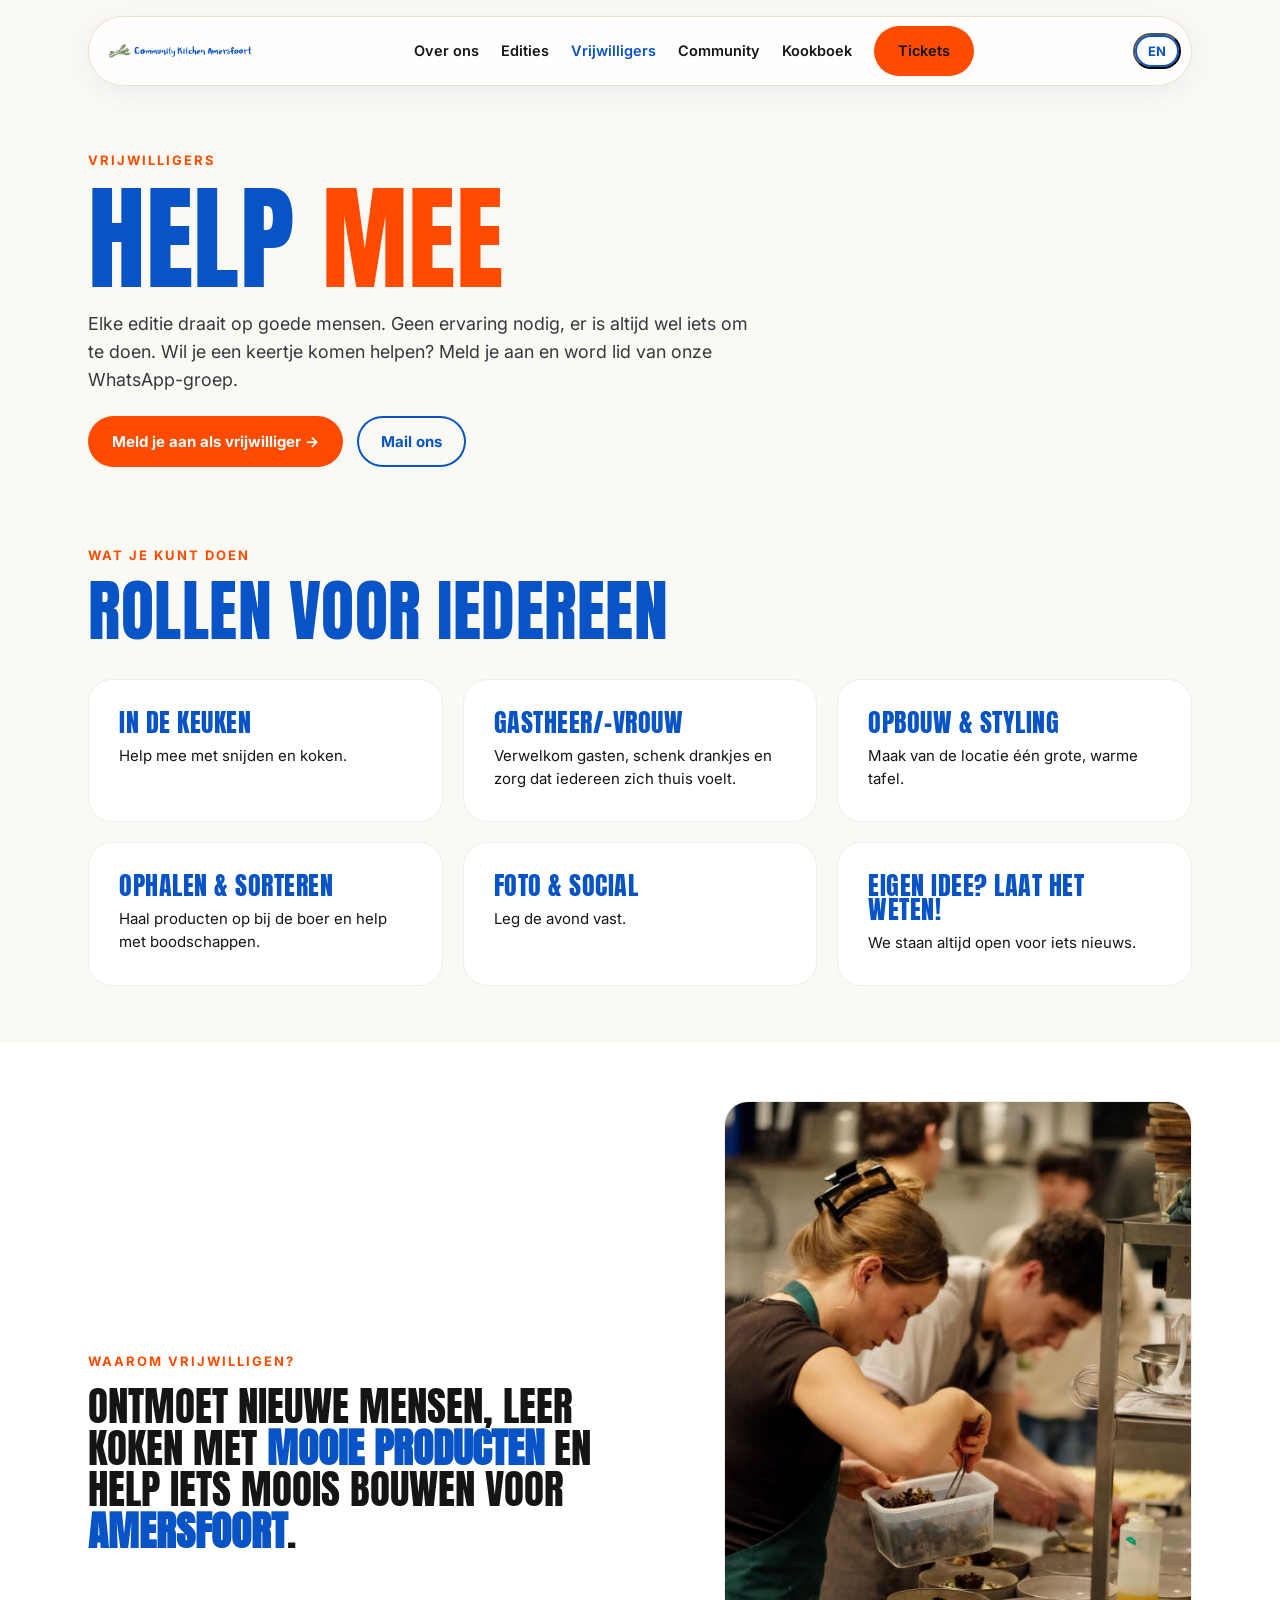
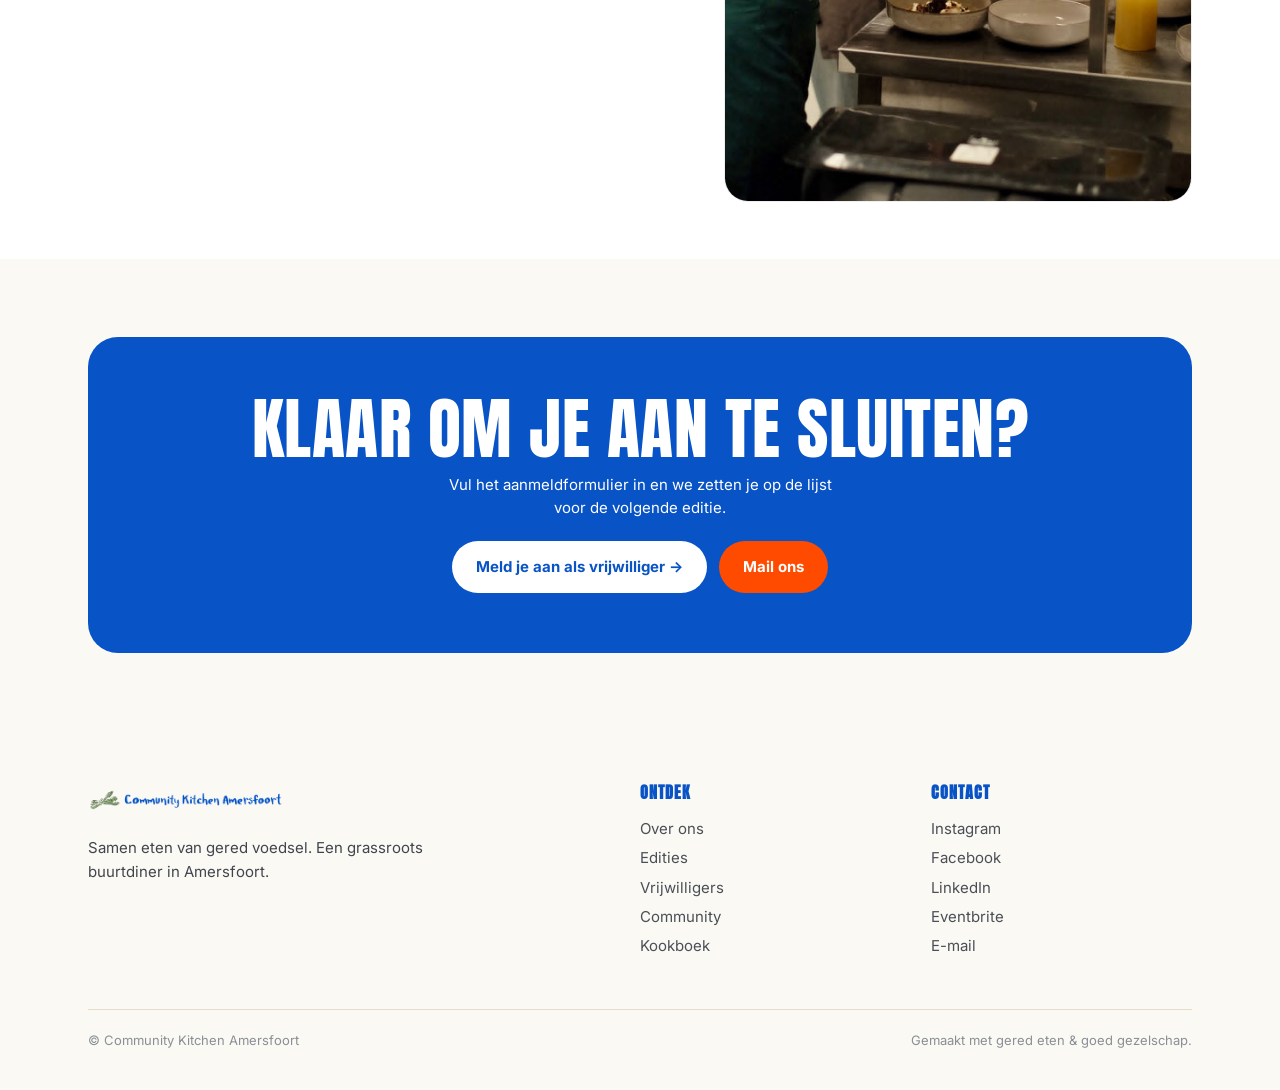
<file: volunteer.html>
<!DOCTYPE html><html lang="nl"><head>
<meta charset="utf-8"><meta name="viewport" content="width=device-width, initial-scale=1">
<title>Vrijwilliger worden | Community Kitchen Amersfoort</title>
<meta name="description" content="Help mee bij een Community Kitchen editie in Amersfoort. Geen ervaring nodig, er is altijd iets te doen. Kook, serveer of bouw mee en ontmoet nieuwe mensen.">
<link rel="canonical" href="https://communitykitchenamersfoort.nl/volunteer.html">
<meta property="og:type" content="website">
<meta property="og:site_name" content="Community Kitchen Amersfoort">
<meta property="og:locale" content="nl_NL">
<meta property="og:title" content="Vrijwilliger worden | Community Kitchen Amersfoort">
<meta property="og:description" content="Help mee bij een Community Kitchen editie in Amersfoort. Geen ervaring nodig, er is altijd iets te doen. Kook, serveer of bouw mee en ontmoet nieuwe mensen.">
<meta property="og:url" content="https://communitykitchenamersfoort.nl/volunteer.html">
<meta property="og:image" content="https://communitykitchenamersfoort.nl/assets/img/og-image.jpg">
<meta property="og:image:width" content="1200">
<meta property="og:image:height" content="630">
<meta name="twitter:card" content="summary_large_image">
<meta name="twitter:title" content="Vrijwilliger worden | Community Kitchen Amersfoort">
<meta name="twitter:description" content="Help mee bij een Community Kitchen editie in Amersfoort. Geen ervaring nodig, er is altijd iets te doen. Kook, serveer of bouw mee en ontmoet nieuwe mensen.">
<meta name="twitter:image" content="https://communitykitchenamersfoort.nl/assets/img/og-image.jpg">
<meta name="theme-color" content="#0853C5">
<link rel="icon" href="favicon.ico?v=3" sizes="any">
<link rel="icon" type="image/png" sizes="96x96" href="assets/img/favicon-96.png?v=3"><link rel="icon" type="image/png" sizes="32x32" href="assets/img/favicon-32.png?v=3">
<link rel="icon" type="image/png" sizes="16x16" href="assets/img/favicon-16.png?v=3">
<link rel="apple-touch-icon" href="assets/img/apple-touch-icon.png?v=3">
<link rel="preconnect" href="https://fonts.googleapis.com"><link rel="preconnect" href="https://fonts.gstatic.com" crossorigin>
<link href="https://fonts.googleapis.com/css2?family=Anton&family=Inter:wght@400;500;600;700;800&display=swap" rel="stylesheet">
<link rel="stylesheet" href="assets/css/style.css?v=3"><script type="application/ld+json">{"@context":"https://schema.org","@type":"Organization","name":"Community Kitchen Amersfoort","url":"https://communitykitchenamersfoort.nl/","logo":"https://communitykitchenamersfoort.nl/assets/img/apple-touch-icon.png","image":"https://communitykitchenamersfoort.nl/assets/img/og-image.jpg","description":"Een laagdrempelig buurtdiner in Amersfoort. Samen eten uit gered, lokaal en seizoensvoedsel.","email":"info@communitykitchenamersfoort.nl","areaServed":"Amersfoort","sameAs":["https://www.instagram.com/communitykitchenamersfoort/","https://www.facebook.com/profile.php?id=61595077734301","https://www.linkedin.com/company/community-kitchen-amersfoort/"]}</script></head><body>
<nav><div class="wrap"><div class="navbar">
<a href="index.html"><img src="assets/img/logo.png" alt="Community Kitchen Amersfoort"></a>
<div class="navlinks" id="nav"><a href="about.html" data-en="About" data-nl="Over ons">Over ons</a><a href="events.html" data-en="Events" data-nl="Edities">Edities</a><a class="active" href="volunteer.html" data-en="Volunteer" data-nl="Vrijwilligers">Vrijwilligers</a><a href="community.html" data-en="Community" data-nl="Community">Community</a><a href="recipes.html" data-en="Cookbook" data-nl="Kookboek">Kookboek</a><a class="btn" href="https://www.eventbrite.nl/o/120905603029" target="_blank" rel="noopener" data-en="Get tickets" data-nl="Tickets">Tickets</a></div>
<button class="langtoggle" aria-label="Taal">EN</button>
<button class="navtoggle" aria-label="Menu">&#9776;</button>
</div></div></nav>
<header class="page-hero"><div class="wrap">
<div class="eyebrow reveal in" data-en="Volunteer" data-nl="Vrijwilligers">Vrijwilligers</div>
<h1 class="display oneline reveal in"><span data-en="Lend a" data-nl="Help">Help</span> <span style="color:var(--orange)" data-en="hand" data-nl="mee">mee</span></h1>
<p class="lede reveal in" data-en="Every edition runs on good people. No experience needed, there&#x27;s always something to do. Want to come help out sometime? Sign up and join our WhatsApp group." data-nl="Elke editie draait op goede mensen. Geen ervaring nodig, er is altijd wel iets om te doen. Wil je een keertje komen helpen? Meld je aan en word lid van onze WhatsApp-groep.">Elke editie draait op goede mensen. Geen ervaring nodig, er is altijd wel iets om te doen. Wil je een keertje komen helpen? Meld je aan en word lid van onze WhatsApp-groep.</p>
<div class="hero-cta reveal in" style="margin-top:22px"><a class="btn" href="https://docs.google.com/forms/d/e/1FAIpQLSdVAG8PBDOLO1zN-u1-0gAwssYMwHTLyyqgG_XEzNtAHyutDg/viewform" target="_blank" rel="noopener" data-en="Sign up to volunteer →" data-nl="Meld je aan als vrijwilliger →">Meld je aan als vrijwilliger →</a><a class="btn ghost" href="mailto:info@communitykitchenamersfoort.nl" data-en="Email us" data-nl="Mail ons">Mail ons</a></div>
</div></header>

<section><div class="wrap">
<div class="eyebrow reveal" data-en="What you could do" data-nl="Wat je kunt doen">Wat je kunt doen</div><h2 class="reveal" data-en="Roles for everyone" data-nl="Rollen voor iedereen">Rollen voor iedereen</h2>
<div class="grid3">
<div class="icard reveal"><h3 data-en="In the kitchen" data-nl="In de keuken">In de keuken</h3><p data-en="Help with cutting and cooking." data-nl="Help mee met snijden en koken.">Help mee met snijden en koken.</p></div>
<div class="icard reveal"><h3 data-en="Host the table" data-nl="Gastheer/-vrouw">Gastheer/-vrouw</h3><p data-en="Welcome guests, pour drinks and make sure everyone feels at home." data-nl="Verwelkom gasten, schenk drankjes en zorg dat iedereen zich thuis voelt.">Verwelkom gasten, schenk drankjes en zorg dat iedereen zich thuis voelt.</p></div>
<div class="icard reveal"><h3 data-en="Set up &amp; style" data-nl="Opbouw &amp; styling">Opbouw &amp; styling</h3><p data-en="Turn the venue into one big, warm table." data-nl="Maak van de locatie één grote, warme tafel.">Maak van de locatie één grote, warme tafel.</p></div>
<div class="icard reveal"><h3 data-en="Collect &amp; sort" data-nl="Ophalen &amp; sorteren">Ophalen &amp; sorteren</h3><p data-en="Pick up produce from the farmer and help with groceries." data-nl="Haal producten op bij de boer en help met boodschappen.">Haal producten op bij de boer en help met boodschappen.</p></div>
<div class="icard reveal"><h3 data-en="Photo &amp; social" data-nl="Foto &amp; social">Foto &amp; social</h3><p data-en="Capture the evening." data-nl="Leg de avond vast.">Leg de avond vast.</p></div>
<div class="icard reveal"><h3 data-en="Own idea? Let us know!" data-nl="Eigen idee? Laat het weten!">Eigen idee? Laat het weten!</h3><p data-en="We&#x27;re always open to something new." data-nl="We staan altijd open voor iets nieuws.">We staan altijd open voor iets nieuws.</p></div>
</div></div></section>

<section style="background:var(--white)"><div class="wrap two">
<div class="reveal"><div class="eyebrow" data-en="Why volunteer?" data-nl="Waarom vrijwilligen?">Waarom vrijwilligen?</div>
<p class="statement" data-en-html="Meet new people, learn to cook with &lt;b&gt;beautiful produce&lt;/b&gt;, and help build something good for &lt;b&gt;Amersfoort&lt;/b&gt;." data-nl-html="Ontmoet nieuwe mensen, leer koken met &lt;b&gt;mooie producten&lt;/b&gt; en help iets moois bouwen voor &lt;b&gt;Amersfoort&lt;/b&gt;.">Ontmoet nieuwe mensen, leer koken met <b>mooie producten</b> en help iets moois bouwen voor <b>Amersfoort</b>.</p></div>
<div class="round-img reveal"><img src="assets/img/cooks.jpg" alt="Two volunteers cooking together at the counter"></div>
</div></section>

<section><div class="wrap"><div class="band reveal">
<h2 data-en="Ready to join the crew?" data-nl="Klaar om je aan te sluiten?">Klaar om je aan te sluiten?</h2><p style="max-width:44ch;margin:12px auto 0" data-en="Fill in the sign-up form and we&#x27;ll get you in for the next edition." data-nl="Vul het aanmeldformulier in en we zetten je op de lijst voor de volgende editie.">Vul het aanmeldformulier in en we zetten je op de lijst voor de volgende editie.</p>
<div style="margin-top:22px;display:flex;gap:12px;justify-content:center;flex-wrap:wrap">
<a class="btn white" href="https://docs.google.com/forms/d/e/1FAIpQLSdVAG8PBDOLO1zN-u1-0gAwssYMwHTLyyqgG_XEzNtAHyutDg/viewform" target="_blank" rel="noopener" data-en="Sign up to volunteer →" data-nl="Meld je aan als vrijwilliger →">Meld je aan als vrijwilliger →</a><a class="btn" style="background:var(--orange)" href="mailto:info@communitykitchenamersfoort.nl" data-en="Email us" data-nl="Mail ons">Mail ons</a></div>
</div></div></section>
<footer><div class="wrap"><div class="fgrid">
<div><img class="flogo" src="assets/img/logo.png" alt="Community Kitchen Amersfoort">
<p style="max-width:40ch;color:#40454d" data-en="Eating together from rescued food. A grassroots community dinner in Amersfoort." data-nl="Samen eten van gered voedsel. Een grassroots buurtdiner in Amersfoort.">Samen eten van gered voedsel. Een grassroots buurtdiner in Amersfoort.</p></div>
<div class="fcol"><h4 data-en="Explore" data-nl="Ontdek">Ontdek</h4>
<a href="about.html" data-en="About us" data-nl="Over ons">Over ons</a><a href="events.html" data-en="Events" data-nl="Edities">Edities</a><a href="volunteer.html" data-en="Volunteer" data-nl="Vrijwilligers">Vrijwilligers</a><a href="community.html" data-en="Community" data-nl="Community">Community</a><a href="recipes.html" data-en="Cookbook" data-nl="Kookboek">Kookboek</a></div>
<div class="fcol"><h4 data-en="Connect" data-nl="Contact">Contact</h4>
<a href="https://www.instagram.com/communitykitchenamersfoort/" target="_blank" rel="noopener">Instagram</a><a href="https://www.facebook.com/profile.php?id=61595077734301" target="_blank" rel="noopener">Facebook</a><a href="https://www.linkedin.com/company/community-kitchen-amersfoort/" target="_blank" rel="noopener">LinkedIn</a><a href="https://www.eventbrite.nl/o/120905603029" target="_blank" rel="noopener">Eventbrite</a><a href="mailto:info@communitykitchenamersfoort.nl" data-en="Email" data-nl="E-mail">E-mail</a></div>
</div><div class="fbar"><span>&copy; Community Kitchen Amersfoort</span><span data-en="Made with rescued veg &amp; good company." data-nl="Gemaakt met gered eten &amp; goed gezelschap.">Gemaakt met gered eten &amp; goed gezelschap.</span></div></div></footer>
<script src="assets/js/main.js?v=3"></script></body></html>
</file>
<file: assets/css/style.css>
:root{--blue:#0853C5;--orange:#FE4B00;--green:#84A96F;--ink:#151515;--paper:#FBF9F4;--white:#fff;--cloud:#EAF0FB;--head:'Anton','Arial Narrow',sans-serif;--body:'Inter',system-ui,sans-serif}
*{box-sizing:border-box;margin:0;padding:0}
html{scroll-behavior:smooth}
body{font-family:var(--body);color:var(--ink);background:var(--paper);line-height:1.55;-webkit-font-smoothing:antialiased;overflow-x:hidden}
a{color:inherit;text-decoration:none}
img{max-width:100%;display:block}
.wrap{max-width:1200px;margin:0 auto;padding:0 clamp(18px,4vw,48px)}
h1,h2,h3{font-family:var(--head);font-weight:400;text-transform:uppercase;line-height:.94;letter-spacing:.5px}
.display{font-size:clamp(48px,11vw,150px);color:var(--blue);text-wrap:balance}
.display span{display:block}
.display.oneline span{display:inline}
h2{font-size:clamp(32px,5.5vw,68px);color:var(--blue)}
h3{font-size:clamp(20px,2.4vw,30px)}
p{font-size:clamp(15px,1.15vw,18px)}
.eyebrow{font-family:var(--body);font-weight:700;text-transform:uppercase;letter-spacing:2px;color:var(--orange);font-size:13px;margin-bottom:14px}
.btn{display:inline-flex;align-items:center;gap:8px;font-family:var(--body);font-weight:700;font-size:15px;padding:14px 24px;border-radius:100px;background:var(--orange);color:#fff;transition:transform .18s,background .18s;cursor:pointer;border:0}
.btn:hover{transform:translateY(-2px)}
.btn.blue{background:var(--blue)}
.btn.ghost{background:transparent;color:var(--blue);box-shadow:inset 0 0 0 2px var(--blue)}
.btn.ghost:hover{background:var(--blue);color:#fff}
.btn.white{background:#fff;color:var(--blue)}
nav{position:fixed;top:16px;left:0;right:0;z-index:50}
.navbar{display:flex;align-items:center;gap:14px;justify-content:space-between;background:rgba(255,255,255,.82);backdrop-filter:blur(10px);border:1px solid #eadfce;border-radius:100px;padding:9px 10px 9px 18px;box-shadow:0 6px 26px rgba(8,83,197,.08)}
.navbar>a img{height:30px}
.navlinks{display:flex;gap:22px;align-items:center}
.navlinks a{font-weight:600;font-size:14.5px;color:var(--ink);transition:color .15s}
.navlinks a:hover,.navlinks a.active{color:var(--blue)}
.langtoggle{font-family:var(--body);font-weight:700;font-size:13px;padding:8px 13px;border-radius:100px;background:transparent;color:var(--blue);box-shadow:inset 0 0 0 2px var(--blue);cursor:pointer;flex:none}
.langtoggle:hover{background:var(--blue);color:#fff}
.navtoggle{display:none;background:none;border:0;font-size:26px;color:var(--blue);cursor:pointer;line-height:1}
.hero{padding:150px 0 30px}
.hero .lede{max-width:620px;margin:24px 0 28px;font-size:clamp(17px,1.6vw,22px);color:#33383f}
.hero-cta{display:flex;gap:14px;flex-wrap:wrap}
.home-hero{padding:130px 0 50px}
.hero-split{display:grid;grid-template-columns:1.05fr .95fr;gap:clamp(28px,5vw,64px);align-items:center;width:100%}
.home-hero .display{font-size:clamp(40px,7vw,108px)}
.hero-square{aspect-ratio:1/1;border-radius:28px;overflow:hidden;border:1px solid #eee;background:#fff}
.hero-square img{width:100%;height:100%;object-fit:cover;display:block}
.page-hero{padding:150px 0 20px}
.page-hero .display{font-size:clamp(44px,9vw,120px)}
.page-hero .lede{max-width:60ch;margin-top:18px;color:#33383f;font-size:clamp(16px,1.4vw,20px)}
.lede a{color:var(--blue);font-weight:600}
section{padding:clamp(34px,4.5vw,60px) 0}
.two{display:grid;grid-template-columns:1.1fr .9fr;gap:clamp(28px,5vw,64px);align-items:center}
.statement{font-family:var(--head);text-transform:uppercase;font-size:clamp(26px,3.2vw,44px);line-height:1.02;color:var(--ink)}
.statement b{color:var(--blue)}
.round-img{border-radius:24px;overflow:hidden;border:1px solid #eee;background:#fff}
.photoslides{position:relative;aspect-ratio:3/2}
.photoslides img{position:absolute;inset:0;width:100%;height:100%;object-fit:cover;opacity:0;transition:opacity 1s ease}
.photoslides img.on{opacity:1}
.prose p{max-width:66ch;margin:0 0 18px;color:#31363d}
.prose p.big{font-size:clamp(19px,2vw,26px);color:var(--ink);font-weight:500}
.eventbar{background:var(--orange);color:#fff;border-radius:24px;padding:26px clamp(24px,4vw,44px);display:flex;gap:20px;align-items:center;justify-content:space-between;flex-wrap:wrap;margin-top:34px}
.eventbar .when{font-family:var(--head);text-transform:uppercase;font-size:clamp(22px,3vw,40px);line-height:1}
.eventbar .sub{opacity:.95;margin-top:6px;font-weight:600}
.cards{display:grid;grid-template-columns:repeat(3,1fr);gap:20px;margin-top:40px}
.pcard{border-radius:26px;padding:32px 26px;min-height:240px;display:flex;flex-direction:column;color:#fff}
.pcard h3{font-size:clamp(23px,2.3vw,32px)}.pcard p{font-size:16px;opacity:.96}
.pcard .n{font-family:var(--head);font-size:42px;opacity:.5;margin-bottom:28px}
.pcard h3{margin-bottom:12px;min-height:1.9em}
.pcard.b{background:var(--blue)}.pcard.o{background:var(--orange)}.pcard.g{background:var(--green)}
.edition{background:var(--blue);color:#fff;border-radius:30px;overflow:hidden;display:grid;grid-template-columns:1fr 1fr;margin-top:20px}
.edition .info{padding:clamp(30px,4vw,54px)}
.edition h2{color:#fff}
.edition .meta{margin:22px 0;display:grid;gap:12px;font-size:17px}
.edition .meta div{display:flex;gap:14px;align-items:baseline}
.edition .meta b{font-family:var(--head);color:#FFC7AE;font-weight:400;min-width:110px;text-transform:uppercase;font-size:15px;letter-spacing:1px}
.edition .pic{background:#fff}.edition .pic img{width:100%;height:100%;object-fit:cover}
.gallery{display:grid;grid-template-columns:repeat(4,1fr);grid-auto-rows:200px;gap:16px;margin-top:24px}
.gitem{border-radius:20px;overflow:hidden;position:relative}
.gitem img{width:100%;height:100%;object-fit:cover;transition:transform .5s}
.gitem:hover img{transform:scale(1.05)}
.gitem.tall{grid-row:span 2}.gitem.wide{grid-column:span 2}
.gitem.fill{display:flex;align-items:center;justify-content:center;padding:14px}
.gitem.fill img{height:auto;object-fit:contain}
.gitem.blue{background:var(--cloud)}.gitem.cream{background:#F3ECDD}.gitem.mint{background:#EAF0E7}
.grid3{display:grid;grid-template-columns:repeat(3,1fr);gap:20px;margin-top:36px}
.grid2{display:grid;grid-template-columns:repeat(2,1fr);gap:20px;margin-top:36px}
.icard{border-radius:24px;padding:30px;background:#fff;border:1px solid #eee}
.icard h3{color:var(--blue);font-size:26px;margin-bottom:10px}
a.icard{text-decoration:none;color:inherit;display:block;transition:transform .2s,box-shadow .2s,border-color .2s}
a.icard:hover{transform:translateY(-3px);box-shadow:0 12px 30px rgba(8,83,197,.10);border-color:var(--blue)}
.icard-link{display:inline-block;margin-top:14px;color:var(--blue);font-weight:600;font-size:15px}
.recipes{display:grid;gap:26px;margin-top:30px}
.recipe{background:#fff;border:1px solid #eee;border-radius:24px;padding:clamp(24px,3vw,38px)}
.recipe h3{font-size:clamp(24px,2.6vw,34px);color:var(--blue);margin-bottom:4px}
.recipe .rtag{font-family:var(--body);font-weight:700;text-transform:uppercase;letter-spacing:.06em;color:var(--orange);font-size:12.5px;margin-bottom:16px}
.recipe .rdesc{color:#33383f;font-size:15.5px;max-width:70ch;margin-bottom:22px}
.recipe-cols{display:grid;grid-template-columns:.85fr 1.3fr;gap:clamp(22px,3vw,40px)}
.recipe h4{font-family:var(--body);font-weight:700;font-size:12.5px;text-transform:uppercase;letter-spacing:.08em;color:#8a8f98;margin:0 0 12px}
.rgroup+.rgroup{margin-top:22px}
.recipe ul{list-style:none;padding:0;margin:0}
.recipe ul li{padding:7px 0 7px 20px;position:relative;border-bottom:1px solid #f1eee6;color:#33383f;font-size:14.5px;line-height:1.45}
.recipe ul li:last-child{border-bottom:0}
.recipe ul li:before{content:"";position:absolute;left:2px;top:14px;width:7px;height:7px;border-radius:50%;background:var(--green)}
.recipe ol{margin:0;padding-left:22px;color:#33383f}
.recipe ol li{padding:7px 0;font-size:15px;line-height:1.6}
.recipe ol li::marker{color:var(--orange);font-weight:700}
.recipe .src{margin-top:16px;font-size:13px;color:#8a8f98}
.recipe .src a{color:var(--blue);font-weight:600}
.ed-head{margin-top:8px}
@media(max-width:820px){.recipe-cols{grid-template-columns:1fr;gap:22px}}
/* rotating recipe banner */
.rbanner-wrap{padding:110px 0 0}
.rbanner{position:relative;display:block;width:100%;height:clamp(300px,42vw,520px);border-radius:28px;overflow:hidden;cursor:pointer;border:1px solid #eadfce;background:var(--cloud)}
.rbanner-bg{position:absolute;inset:0;background-size:cover;background-position:center;opacity:0;transition:opacity .9s ease}
.rbanner-bg.on{opacity:1}
.rbanner-scrim{position:absolute;inset:0;background:linear-gradient(180deg,rgba(255,255,255,0) 42%,rgba(251,249,244,.94) 100%)}
.rbanner-inner{position:absolute;left:clamp(20px,4vw,50px);right:60px;bottom:clamp(20px,3.5vw,42px)}
.rbanner-eyebrow{font-family:var(--body);font-weight:700;text-transform:uppercase;letter-spacing:2px;color:var(--orange);font-size:13px;margin-bottom:8px}
.rbanner-title{color:var(--blue);font-family:var(--head);text-transform:uppercase;line-height:.92;letter-spacing:.5px;font-size:clamp(34px,6vw,84px);margin:0}
.rbanner-dots{position:absolute;top:clamp(18px,3vw,26px);right:clamp(18px,3vw,26px);display:flex;gap:8px}
.rbanner-dots span{width:9px;height:9px;border-radius:50%;background:rgba(8,83,197,.3);cursor:pointer;transition:background .2s,transform .2s}
.rbanner-dots span.on{background:var(--blue);transform:scale(1.3)}
/* recipe cards grid */
.rgrid{display:grid;grid-template-columns:repeat(auto-fill,minmax(248px,1fr));gap:22px;margin-top:30px}
.rcard{display:flex;flex-direction:column;text-align:left;background:#fff;border:1px solid #eee;border-radius:22px;overflow:hidden;cursor:pointer;padding:0;transition:transform .2s,box-shadow .2s}
.rcard:hover{transform:translateY(-4px);box-shadow:0 16px 36px rgba(8,83,197,.12)}
.rcard-img{aspect-ratio:4/3;overflow:hidden;background:var(--cloud)}
.rcard-img img{width:100%;height:100%;object-fit:cover;transition:transform .5s}
.rcard:hover .rcard-img img{transform:scale(1.06)}
.rcard-body{padding:16px 18px 20px}
.rcard-body h3{color:var(--blue);font-size:clamp(19px,2vw,24px);line-height:1;margin:0 0 7px}
.rcard-tag{font-family:var(--body);font-weight:700;text-transform:uppercase;letter-spacing:.05em;color:var(--orange);font-size:11.5px}
/* recipe modal */
.rmodal{position:fixed;inset:0;z-index:100;display:none;align-items:flex-start;justify-content:center;padding:clamp(14px,4vw,48px)}
.rmodal.open{display:flex}
.rmodal-scrim{position:absolute;inset:0;background:rgba(21,21,21,.42);backdrop-filter:blur(8px);-webkit-backdrop-filter:blur(8px)}
.rmodal-card{position:relative;z-index:1;display:flex;flex-direction:column;background:var(--paper);border-radius:24px;max-width:880px;width:100%;max-height:90vh;box-shadow:0 30px 80px rgba(0,0,0,.3)}
.rmodal-close{position:absolute;top:14px;right:14px;z-index:3;width:42px;height:42px;border:0;border-radius:50%;background:var(--blue);color:#fff;font-size:24px;line-height:1;cursor:pointer}
.rmodal-close:hover{background:var(--orange)}
.rmodal-body{overflow:auto;padding:clamp(24px,4vw,46px)}
.rmodal .recipe{border:0;background:transparent;padding:0}
.recipe-full{display:none}
body.modal-open{overflow:hidden}
@media(max-width:560px){.rbanner-title{font-size:clamp(30px,10vw,46px)}}
/* recipe filters */
.rfilters{display:flex;flex-wrap:wrap;gap:10px;margin-top:26px}
.rfilter{font-family:var(--body);font-weight:600;font-size:14px;padding:9px 17px;border-radius:100px;border:1.5px solid #e2ddd0;background:#fff;color:var(--ink);cursor:pointer;transition:background .15s,border-color .15s,color .15s}
.rfilter:hover{border-color:var(--blue);color:var(--blue)}
.rfilter.active{background:var(--blue);border-color:var(--blue);color:#fff}
.rempty{display:none;margin-top:30px;color:#8a8f98;font-size:16px}
/* team / people */
.team{display:grid;grid-template-columns:repeat(auto-fit,minmax(240px,1fr));gap:24px;margin-top:34px}
.tcard{background:#fff;border:1px solid #eee;border-radius:22px;padding:26px}
.tphoto{aspect-ratio:4/5;border-radius:16px;background:var(--cloud);display:flex;align-items:center;justify-content:center;color:#9aa6bd;font-size:12.5px;font-weight:700;text-transform:uppercase;letter-spacing:.06em;margin-bottom:18px;overflow:hidden}
.tphoto img{width:100%;height:100%;object-fit:cover}
.tphoto.swap{position:relative}
.tphoto.swap img{position:absolute;inset:0}
.tphoto.swap .p2{opacity:0;transition:opacity .4s ease}
.tphoto.swap:hover .p2{opacity:1}
.tcard h3{color:var(--blue);font-size:24px;margin-bottom:2px}
.trole{color:var(--orange);font-weight:700;font-size:12px;text-transform:uppercase;letter-spacing:.06em;margin-bottom:14px}
.tcard p{color:#33383f;font-size:15px;line-height:1.55}
.tsocials{display:flex;gap:10px;margin-top:16px;flex-wrap:wrap}
.tsocials a{font-family:var(--body);font-weight:600;font-size:13px;padding:6px 13px;border-radius:100px;background:var(--cloud);color:var(--blue);transition:background .15s,color .15s}
.tsocials a:hover{background:var(--blue);color:#fff}
.icard .k{font-family:var(--head);color:var(--orange);font-size:34px;text-transform:uppercase}
.chips{margin-top:30px;display:flex;gap:12px;flex-wrap:wrap;align-items:center}
.chip{background:#fff;border:1px solid #e7ddca;border-radius:100px;padding:10px 18px;font-weight:600;font-size:14px}
.tag{display:inline-block;background:var(--blue);color:#fff;font-family:var(--head);letter-spacing:1px;font-size:13px;padding:6px 14px;border-radius:20px;margin:3px 5px 3px 0;text-transform:uppercase}
.faq{margin-top:30px;max-width:820px}
.faq details{border-bottom:1px solid #e7ddca;padding:16px 0}
.faq summary{font-weight:700;font-size:18px;cursor:pointer;list-style:none;display:flex;justify-content:space-between}
.faq summary::-webkit-details-marker{display:none}
.faq summary::after{content:'+';color:var(--orange);font-family:var(--head);font-size:24px}
.faq details[open] summary::after{content:'\2013'}
.faq p{margin-top:12px;color:#31363d}
.band{background:var(--blue);color:#fff;border-radius:30px;padding:clamp(34px,5vw,60px);text-align:center;margin-top:20px}
.band h2{color:#fff}.band.orange{background:var(--orange)}
.signup{display:flex;gap:10px;max-width:460px;margin:22px auto 0;flex-wrap:wrap;justify-content:center}
.signup input{flex:1;min-width:220px;border:0;border-radius:100px;padding:15px 20px;font-size:15px;font-family:var(--body)}
footer{padding:70px 0 40px}
.fgrid{display:grid;grid-template-columns:2fr 1fr 1fr;gap:30px}
footer img.flogo{height:40px;margin-bottom:16px}
.fcol h4{font-family:var(--head);text-transform:uppercase;color:var(--blue);font-size:16px;letter-spacing:1px;margin-bottom:12px}
.fcol a{display:block;color:#4a4f57;margin:6px 0;font-size:15px}.fcol a:hover{color:var(--blue)}
.fbar{margin-top:46px;padding-top:20px;border-top:1px solid #e7ddca;display:flex;justify-content:space-between;flex-wrap:wrap;gap:10px;font-size:13px;color:#8a8f96}
.reveal{opacity:0;transform:translateY(24px);transition:opacity .7s,transform .7s}
.reveal.in{opacity:1;transform:none}
@media(max-width:900px){
 .navlinks{position:fixed;inset:72px 14px auto 14px;flex-direction:column;background:#fff;border-radius:20px;padding:18px;box-shadow:0 20px 50px rgba(0,0,0,.12);display:none}
 .navlinks.open{display:flex}.navtoggle{display:block}
 .two,.cards,.edition,.grid3,.grid2,.fgrid,.hero-split{grid-template-columns:1fr}
 .home-hero{padding:108px 0 44px}
 .edition .pic{min-height:240px}
 .gallery{grid-template-columns:repeat(2,1fr);grid-auto-rows:150px}
}

/* ---- edition photo galleries (events page) ---- */
.gal-wrap{display:grid;gap:16px;margin-top:30px}
.gal-banner{display:flex;align-items:center;justify-content:space-between;gap:16px;width:100%;text-align:left;cursor:pointer;border:0;border-radius:20px;padding:clamp(22px,4vw,30px);min-height:104px;color:#fff;font-family:var(--body);background:var(--orange);text-decoration:none}
.gal-name{display:block;font-family:var(--head);font-size:clamp(26px,4.4vw,42px);line-height:1;text-transform:uppercase;letter-spacing:.5px}
.gal-date{display:block;font-weight:600;font-size:14px;opacity:.95;margin-top:9px;letter-spacing:.3px}
.gal-cta{flex:none;font-weight:700;font-size:15px;background:#fff;color:var(--orange);padding:11px 20px;border-radius:100px;white-space:nowrap;transition:transform .15s}
.gal-banner:hover .gal-cta{transform:translateX(3px)}
.gmodal{position:fixed;inset:0;z-index:100;display:none;align-items:flex-start;justify-content:center;padding:clamp(14px,4vw,48px)}
.gmodal.open{display:flex}
.gmodal-scrim{position:absolute;inset:0;background:rgba(21,21,21,.42);backdrop-filter:blur(8px);-webkit-backdrop-filter:blur(8px)}
.gmodal-card{position:relative;z-index:1;display:flex;flex-direction:column;background:var(--paper);border-radius:24px;max-width:1040px;width:100%;max-height:90vh;box-shadow:0 30px 80px rgba(0,0,0,.3)}
.gmodal-top{display:flex;align-items:center;justify-content:space-between;gap:12px;padding:20px clamp(20px,3vw,32px);border-bottom:1px solid #eadfce}
.gmodal-top h3{color:var(--blue);font-size:clamp(20px,3vw,30px)}
.gmodal-x{flex:none;width:42px;height:42px;border:0;border-radius:50%;background:var(--blue);color:#fff;font-size:24px;line-height:1;cursor:pointer}
.gmodal-x:hover{background:var(--orange)}
.ggrid{overflow:auto;padding:clamp(16px,3vw,26px);display:grid;grid-template-columns:repeat(auto-fill,120px);grid-auto-rows:120px;gap:12px;justify-content:center;align-content:start}
.ggrid button{display:block;border:0;padding:0;cursor:pointer;background:var(--cloud);border-radius:14px;overflow:hidden;width:100%;height:100%}
.ggrid img{width:100%;height:100%;object-fit:cover;display:block;transition:transform .4s}
.ggrid button:hover img{transform:scale(1.06)}
@media(max-width:520px){.ggrid{grid-template-columns:repeat(auto-fill,88px);grid-auto-rows:88px;gap:9px}}
.glb{position:fixed;inset:0;z-index:120;display:none;align-items:center;justify-content:center;background:rgba(10,10,12,.93);padding:clamp(12px,4vw,44px)}
.glb.open{display:flex}
.glb img{max-width:100%;max-height:100%;object-fit:contain;border-radius:6px;box-shadow:0 20px 60px rgba(0,0,0,.5)}
.glb-x{position:absolute;top:18px;right:18px;width:46px;height:46px;border:0;border-radius:50%;background:rgba(255,255,255,.15);color:#fff;font-size:26px;line-height:1;cursor:pointer}
.glb-x:hover{background:var(--orange)}
.glb-nav{position:absolute;top:50%;transform:translateY(-50%);width:52px;height:52px;border:0;border-radius:50%;background:rgba(255,255,255,.15);color:#fff;font-size:30px;line-height:1;cursor:pointer}
.glb-nav:hover{background:var(--orange)}
.glb-prev{left:16px}.glb-next{right:16px}
.glb-count{position:absolute;bottom:16px;left:0;right:0;text-align:center;color:#fff;font-size:13px;font-weight:600;opacity:.82}
@media(max-width:520px){.glb-nav{width:42px;height:42px;font-size:24px}.glb-prev{left:8px}.glb-next{right:8px}}
</file>
